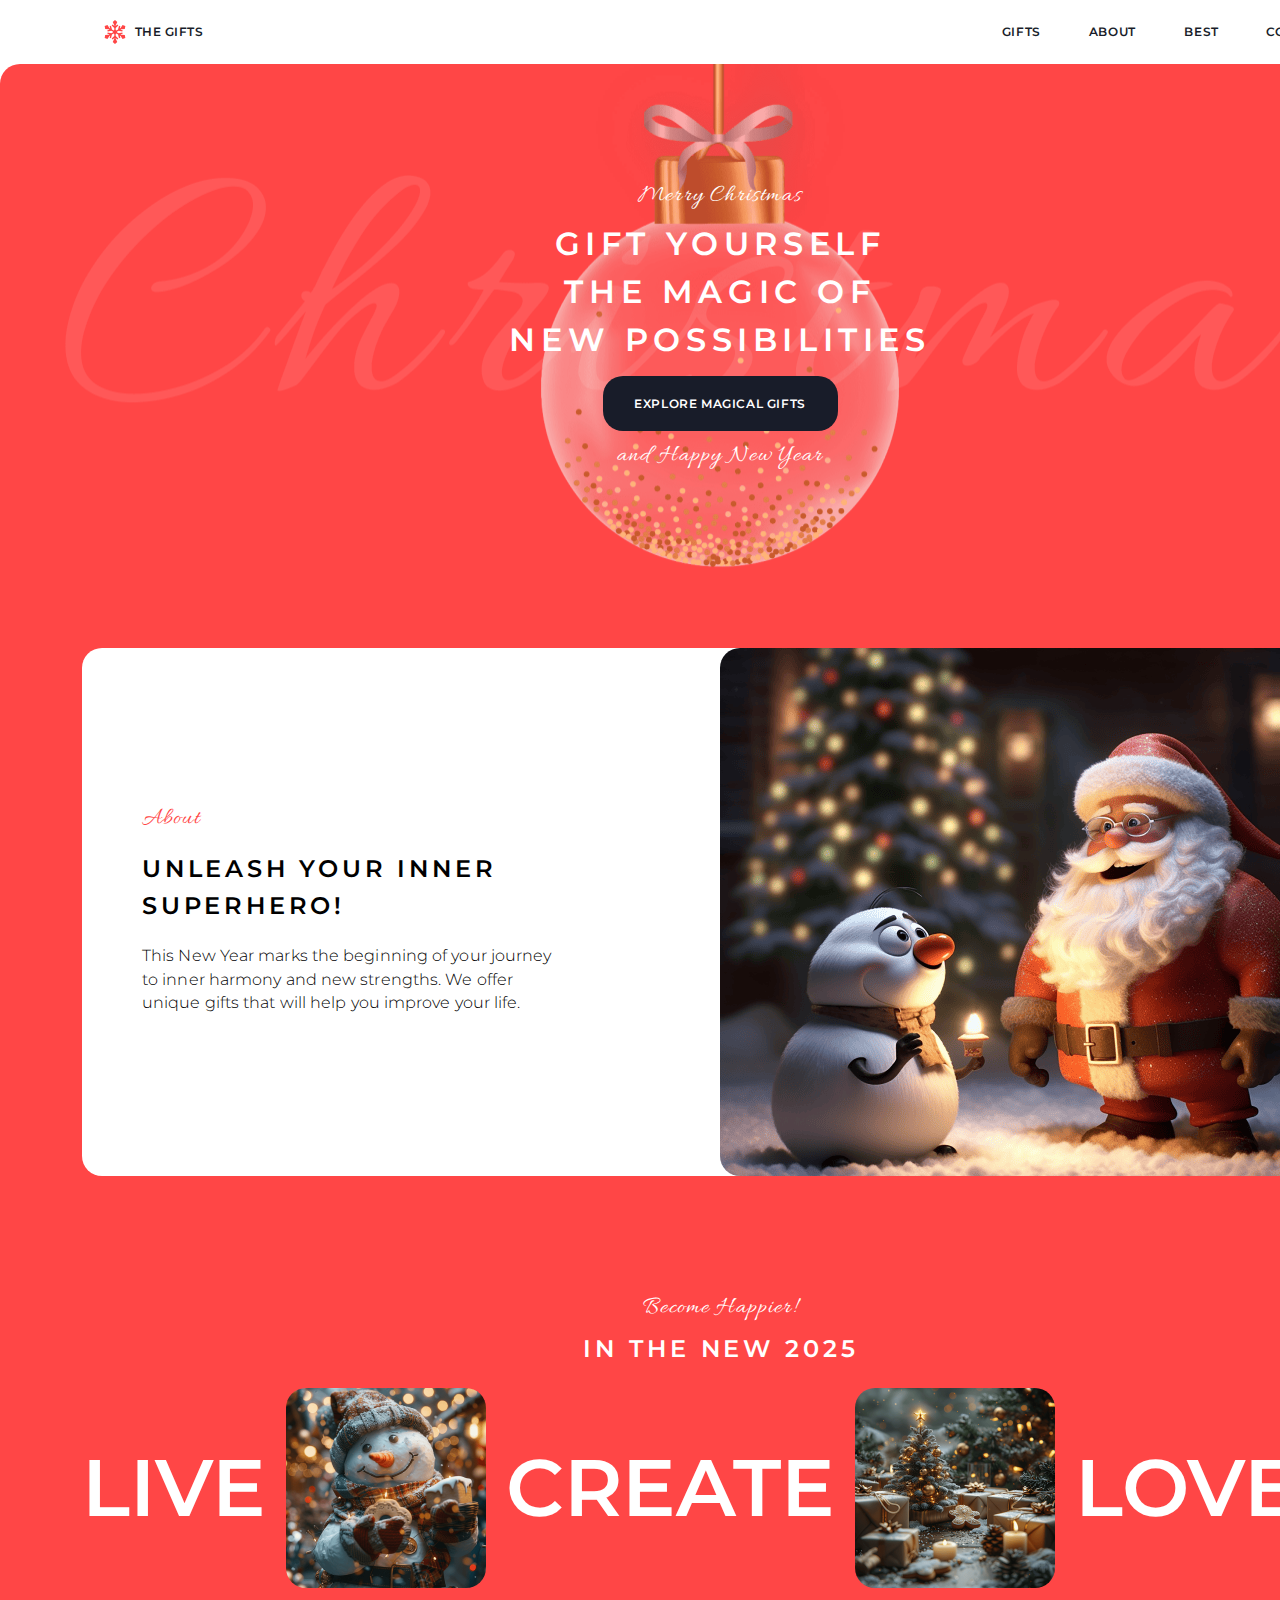
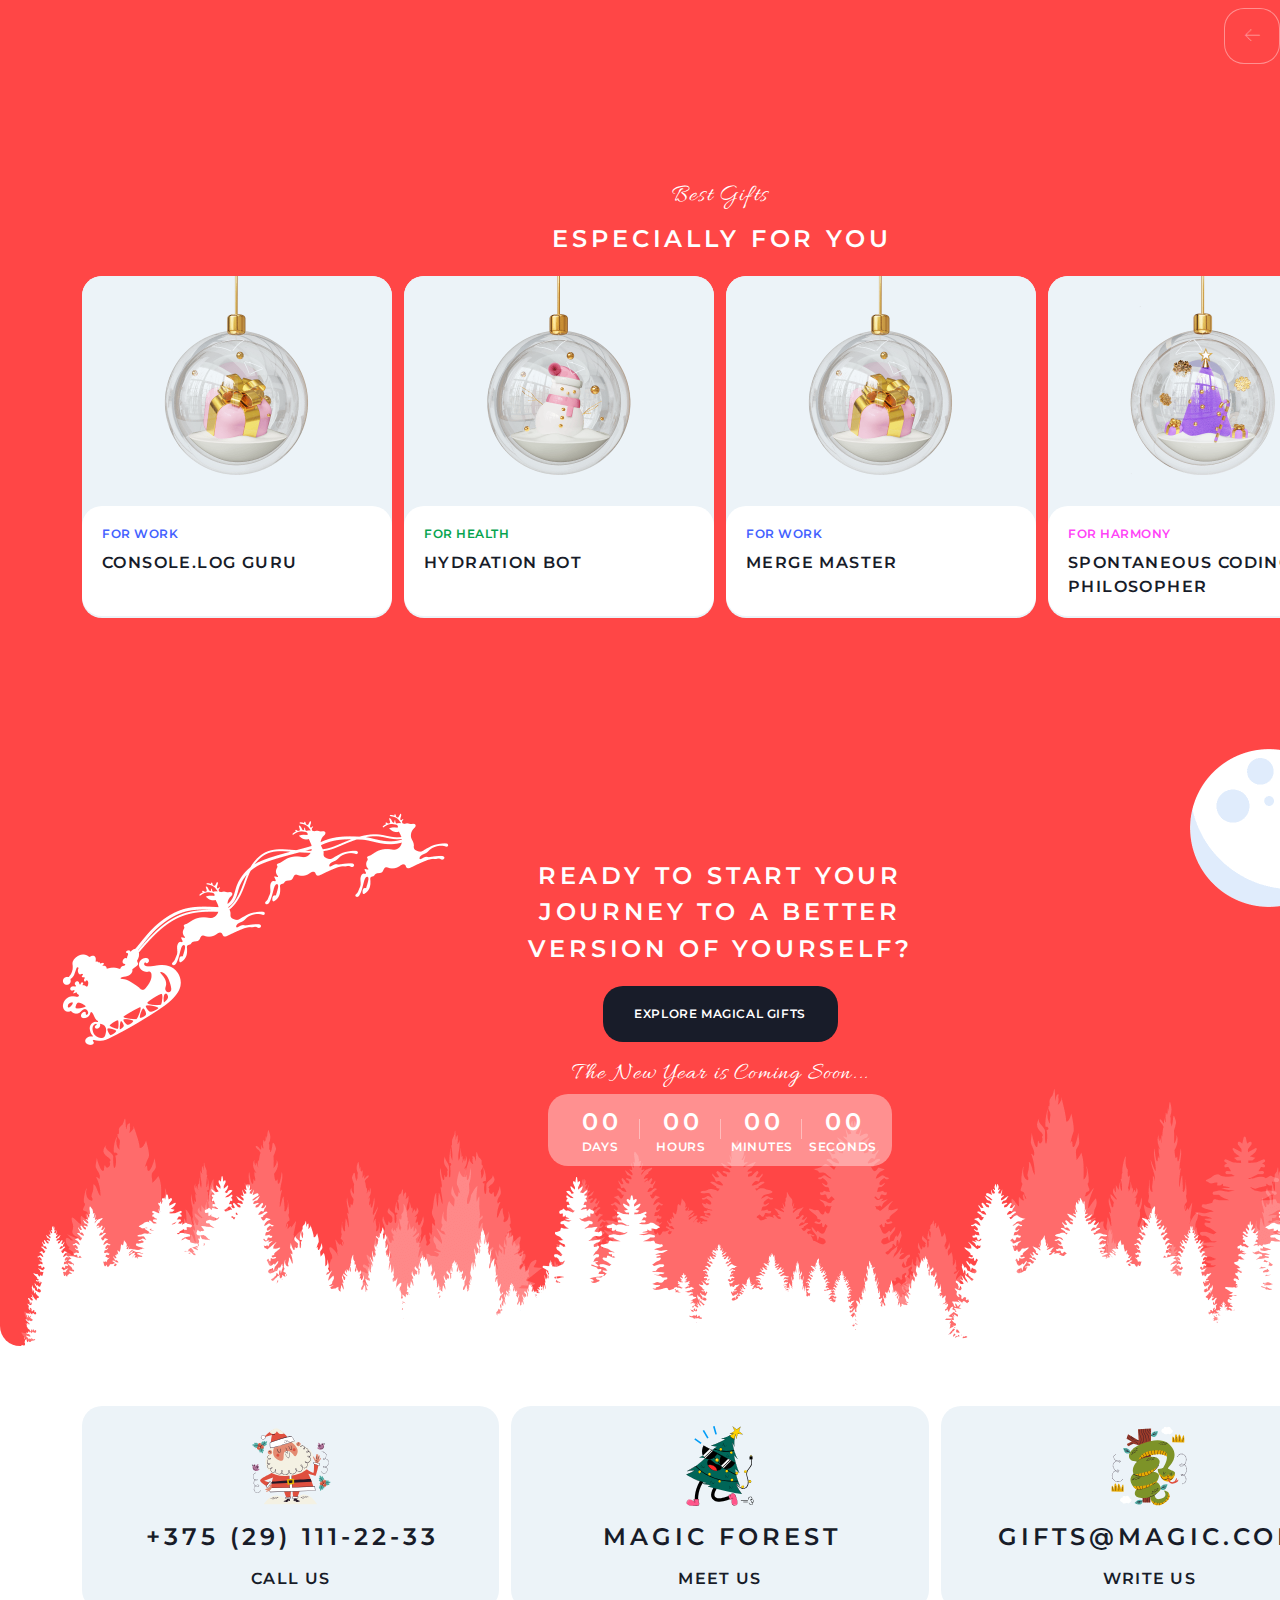
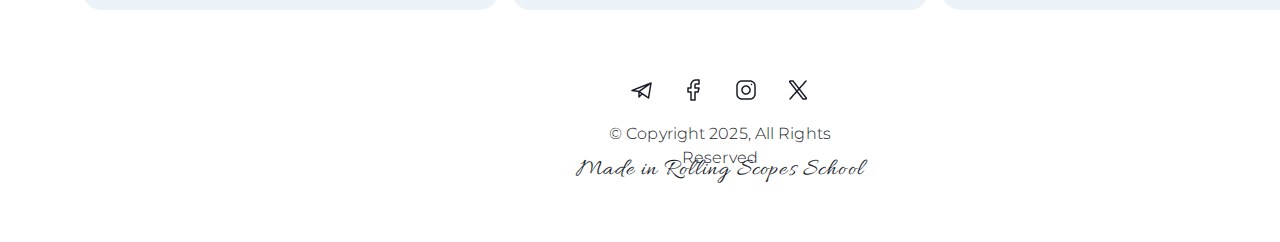
<file: index.html>
<!DOCTYPE html>
<html lang="en">
<head>
    <meta charset="UTF-8">
    <meta name="viewport" content="width=device-width, initial-scale=1.0">
    <title>Christmas Shop</title>
    <link rel="icon" href="images/header/snowflake.svg" type="image/x-ico">
    <link rel="stylesheet" href="style.css">
</head>
<body>
    <header id="headerID" class="header">
        <div class="header__wrapper">
            <div class="header__content">
                <a href="#" style="text-decoration: none; color: #181C29;" class="header__logo">
                <div class="header__logo">
                    <img src="images/header/snowflake.svg" alt="" class="header__logo_image">
                    <small class="header__logo_text">THE GIFTS</small>
                </div> </a>
                <div class="header__hamburger">
                    <span class="header__burger"></span>
                </div>
                <nav id="header_navigation_id" class="header__link header__link_hidden">
                    <a href="index2.html" class="header__link_items">GIFTS</a>
                    <a href="#aboutID" class="header__link_items">ABOUT</a>
                    <a href="#beastID" class="header__link_items">BEST</a>
                    <a href="#footerID" class="header__link_items">CONTACTS</a>
                </nav>
            </div>
        </div>
    </header>   
    <main>
      <section>
        <div class="hero">
            <img src="images/hero/bg-ball.png" alt="" class="hero__ball">
            <div class="hero__container">
                <small class="hero__caption">Merry Christmas</small>
                <p class="hero__header1">Gift yourself <br> the magic of new  possibilities</p>
                <button onclick="document.location='#beastID'" class="hero__button">Explore Magical Gifts</button> <br>
                <small class="hero__caption hero__bottom">and Happy New Year</small>
            </div>
        </div>
    </section>  

      <section>
        <div id="aboutID" class="about">
            <div class="about__content">
                <div class="about__container">
                    <div class="about__container--small-text">
                        <small class="about__caption">About</small>
                        <h2 class="about__header2">Unleash your inner superhero!</h2>
                        <p class="about__paragraph">
                        This New Year marks the beginning of your journey 
                        to inner harmony and new strengths. 
                        We offer unique gifts that will help you improve your life.
                        </p>
                    </div>
                </div>
                <div class="about__img_container">
                    <img src="images/about/santa.png" alt="" class="about__santa_img">
                </div>
            </div>
        </div>
    </section>  

      <section>
        <div class="slider">
            <div class="slider__container">
                <div class="slider__text_content">
                    <small class="slider__caption">Become Happier!</small>
                    <h2 class="slider__header2">in the new 2025</h2>
                </div>
                <div class="slider__main">
                    <h2 class="slider__slide_text">LIVE</h2>
                    <img src="images/slider/snowman.png" alt="" class="slider__img">
                    <h2 class="slider__slide_text">CREATE</h2>
                    <img src="images/slider/christmas-trees.png" alt="" class="slider__img">
                    <h2 class="slider__slide_text">LOVE</h2>
                    <img src="images/slider/christmas-tree-ball.png" alt="" class="slider__img">
                    <h2 class="slider__slide_text">DREAM</h2>
                    <img src="images/slider/fairytale-house.png" alt="" class="slider__img">
                </div>
                <div class="slider__buttons">
                    <button class="slider__arrow-button slider__arrow-left ">&#129120;</button>
                    <button class="slider__arrow-button slider__arrow-right">&#129122;</button>
                </div>
            </div>
        </div>
    </section>  

       <section>
        <div id="beastID" class="gifts">
            <div class="gifts__container">
                <div class="gifts__text-container">
                    <small class="gifts__caption">Best Gifts</small>
                    <h2 class="gifts__header2">especially for you</h2>
                </div>
                <div class="gifts__card_container">
                    <div class="gifts__card" data-js-for-work>
                        <img src="images/gifts/gift-for-work.png" alt="" class="gifts__card_img">
                        <div class="gifts__card_text">
                            <h4 class="gifts__header4 gifts__header4--color1">For work</h4>
                            <h3 class="gifts__header3">Console.log Guru</h3>
                        </div>
                    </div>
                    <div class="gifts__card" data-js-for-health>
                        <img src="images/gifts/gift-for-health.png" alt="" class="gifts__card_img">
                        <div class="gifts__card_text">
                            <h4 class="gifts__header4 gifts__header4--color2">For health</h4>
                            <h3 class="gifts__header3">Hydration Bot</h3>
                        </div>
                    </div>
                    <div class="gifts__card" data-js-for-work2>
                        <img src="images/gifts/gift-for-work.png" alt="" class="gifts__card_img">
                        <div class="gifts__card_text">
                            <h4 class="gifts__header4 gifts__header4--color3">For work</h4>
                            <h3 class="gifts__header3">Merge Master</h3>
                        </div>
                    </div>
                    <div class="gifts__card" data-js-for-harmony>
                        <img src="images/gifts/gift-for-harmony.png" alt="" class="gifts__card_img">
                        <div class="gifts__card_text">
                            <h4 class="gifts__header4 gifts__header4--color4">For harmony</h4>
                            <h3 class="gifts__header3">Spontaneous Coding Philosopher</h3>
                        </div>
                    </div>
                </div>
            </div>
            <div class="gifts__modal gifts__modal1_hidden">
                <div class="gifts__modal_work">
                <div class="gifts__close_modal gifts__close_modal1">&#215;</div>
                <img src="images/gifts/gift-for-work.png" alt="" class="gifts__front_img_modal">
                <div class="gifts__text_wrapper"> 
                <div class="gifts__text_modal">
                    <h4 class="gifts__header4_modal" style="color: #4361FF;">For work</h4>
                    <h3 class="gifts__header3_modal">Console.log Guru</h3>
                    <p class="gifts__paragraph_modal">Uses console.log like a crystal ball to find any issue.</p>
                </div>
                <div class="gifts__information_modal">
                    <h4 class="gifts__subhead4_modal">Adds superpowers to:</h4>
                    <div class="gifts__table_modal">
                        <span class="gifts__table_info">Live <span class="gifts__value">+500</span><img src="images/gifts/+500.png" alt="" class="gifts__snowflakes_img"></span>
                        <span class="gifts__table_info">Create <span class="gifts__value">+500</span> <img src="images/gifts/+500.png" alt="" class="gifts__snowflakes_img"></span>
                        <span class="gifts__table_info">Love<span class="gifts__value">+200</span><img src="images/gifts/+200.png" alt="" class="gifts__snowflakes_img"></span>
                        <span class="gifts__table_info">Dream <span class="gifts__value">+400</span><img src="images/gifts/+400.png" alt="" class="gifts__snowflakes_img"></span>
                    </div>
                </div>
                </div>
            </div>
            </div>
            <div class="gifts__modal gifts__modal2_hidden">
                <div class="gifts__modal_work">
                <div class="gifts__close_modal gifts__close_modal2">&#215;</div>
                <img src="images/gifts/gift-for-health.png" alt="" class="gifts__front_img_modal">
                <div class="gifts__text_wrapper"> 
                <div class="gifts__text_modal">
                    <h4 class="gifts__header4_modal" style="color: #06A44F;">For health</h4>
                    <h3 class="gifts__header3_modal">Hydration Bot</h3>
                    <p class="gifts__paragraph_modal">Uses hydration Bot like a crystal ball to find any issue.</p>
                </div>
                <div class="gifts__information_modal">
                    <h4 class="gifts__subhead4_modal">Adds superpowers to:</h4>
                    <div class="gifts__table_modal">
                        <span class="gifts__table_info">Live <span class="gifts__value">+500</span><img src="images/gifts/+500.png" alt="" class="gifts__snowflakes_img"></span>
                        <span class="gifts__table_info">Create <span class="gifts__value">+500</span> <img src="images/gifts/+500.png" alt="" class="gifts__snowflakes_img"></span>
                        <span class="gifts__table_info">Love<span class="gifts__value">+200</span><img src="images/gifts/+200.png" alt="" class="gifts__snowflakes_img"></span>
                        <span class="gifts__table_info">Dream <span class="gifts__value">+400</span><img src="images/gifts/+400.png" alt="" class="gifts__snowflakes_img"></span>
                    </div>
                </div>
                </div>
            </div>
            </div>
            <div class="gifts__modal gifts__modal3_hidden">
                <div class="gifts__modal_work">
                <div class="gifts__close_modal gifts__close_modal3">&#215;</div>
                <img src="images/gifts/gift-for-work.png" alt="" class="gifts__front_img_modal">
                <div class="gifts__text_wrapper"> 
                <div class="gifts__text_modal">
                    <h4 class="gifts__header4_modal" style="color: #4361FF;">For work</h4>
                    <h3 class="gifts__header3_modal">Merge master</h3>
                    <p class="gifts__paragraph_modal">Uses merge master like a crystal ball to find any issue.</p>
                </div>
                <div class="gifts__information_modal">
                    <h4 class="gifts__subhead4_modal">Adds superpowers to:</h4>
                    <div class="gifts__table_modal">
                        <span class="gifts__table_info">Live <span class="gifts__value">+500</span><img src="images/gifts/+500.png" alt="" class="gifts__snowflakes_img"></span>
                        <span class="gifts__table_info">Create <span class="gifts__value">+500</span> <img src="images/gifts/+500.png" alt="" class="gifts__snowflakes_img"></span>
                        <span class="gifts__table_info">Love<span class="gifts__value">+200</span><img src="images/gifts/+200.png" alt="" class="gifts__snowflakes_img"></span>
                        <span class="gifts__table_info">Dream <span class="gifts__value">+400</span><img src="images/gifts/+400.png" alt="" class="gifts__snowflakes_img"></span>
                    </div>
                </div>
                </div>
            </div>
            </div>
            <div class="gifts__modal gifts__modal4_hidden">
                <div class="gifts__modal_work">
                <div class="gifts__close_modal gifts__close_modal4">&#215;</div>
                <img src="images/gifts/gift-for-harmony.png" alt="" class="gifts__front_img_modal">
                <div class="gifts__text_wrapper"> 
                <div class="gifts__text_modal">
                    <h4 class="gifts__header4_modal" style="color: #FF43f7;">For harmony</h4>
                    <h3 class="gifts__header3_modal">Spontaneous Coding Philosopher</h3>
                    <p class="gifts__paragraph_modal">Uses Spontaneous Coding Philosopher like a crystal ball to find any issue.</p>
                </div>
                <div class="gifts__information_modal">
                    <h4 class="gifts__subhead4_modal">Adds superpowers to:</h4>
                    <div class="gifts__table_modal">
                        <span class="gifts__table_info">Live <span class="gifts__value">+500</span><img src="images/gifts/+500.png" alt="" class="gifts__snowflakes_img"></span>
                        <span class="gifts__table_info">Create <span class="gifts__value">+500</span> <img src="images/gifts/+500.png" alt="" class="gifts__snowflakes_img"></span>
                        <span class="gifts__table_info">Love<span class="gifts__value">+200</span><img src="images/gifts/+200.png" alt="" class="gifts__snowflakes_img"></span>
                        <span class="gifts__table_info">Dream <span class="gifts__value">+400</span><img src="images/gifts/+400.png" alt="" class="gifts__snowflakes_img"></span>
                    </div>
                </div>
                </div>
            </div>
            </div>
        </div>
    </section>   
       <section>
        <div class="cta">
            <img src="images/cta/bg-forest.png" alt="" class="cta__background">
            <div class="cta__container">
                <div class="cta__sub_container">
                    <h2 class="cta__header2">Ready to start your journey to a better version of yourself?</h2>
                    <button onclick="document.location='index2.html'" class="cta__button">Explore Magical Gifts</button>
                    <div class="cta__sub_conteiner2">
                        <small class="cta__caption">The New Year is Coming Soon...</small>
                        <div class="cta__timer">
                            <div class="cta__timer--separator">
                                <h2 class="cta__timer_head timer__days">47</h2>
                                <h4 class="cta__timer_subhead subhead__days">days</h4>
                            </div>
                            <div class="cta__timer--separator">
                                <h2 class="cta__timer_head timer__hours">5</h2>
                                <h4 class="cta__timer_subhead subhead__hours">hours</h4>
                            </div>
                            <div class="cta__timer--separator">
                                <h2 class="cta__timer_head timer__minutes">34</h2>
                                <h4 class="cta__timer_subhead subhead__minutes">minutes</h4>
                            </div>
                            <div class="cta__timer--separator">
                                <h2 class="cta__timer_head timer__seconds">12</h2>
                                <h4 class="cta__timer_subhead subhead__seconds">seconds</h4>
                            </div>
                        </div>
                    </div>
                </div>
            </div>
        </div>
    </section>    
    </main>
      <footer id="footerID">
        <div class="footer">
            <div class="footer__container">
                <div class="footer__container_cards">
                    <a href=»tel:+375(29)111-22-33″>
                        <div class="footer__cards_content">
                        <img src="images/footer/santa-claus.svg" alt="" class="footer__cards_img">
                        <strong class="footer__cards_head">+375 (29) 111-22-33</strong>
                        <h3 class="footer__cards_subhead">Call Us</h3>
                    </div>
                    </a>
                    <a href="https://www.google.com/maps/place/Kh%C3%A1ch+S%E1%BA%A1n+Thu%E1%BA%ADn+Ph%C3%A1t/@9.5986824,105.6579284,11z/data=!4m18!1m7!2m6!1zS2jDoWNoIHPhuqFu!5m3!5m2!4m1!1i2!6e3!3m9!1s0x31a05392b37b969d:0x1ad901ce4261f0d9!5m2!4m1!1i2!8m2!3d9.5986824!4d105.962799!15sCgxLaMOhY2ggc-G6oW6SAQVob3RlbOABAA!16s%2Fg%2F11t27z4_pl?hl=vi-VN&entry=ttu&g_ep=EgoyMDI1MDIxOS4xIKXMDSoASAFQAw%3D%3D" target="_blank">
                        <div class="footer__cards_content">
                        <img src="images/footer/christmas-tree.svg" alt="" class="footer__cards_img">
                        <strong class="footer__cards_head">Magic forest</strong>
                        <h3 class="footer__cards_subhead">meet us</h3>
                    </div>
                    </a>
                    <a href="https://workspace.google.com/intl/ru/gmail/" target="_blank">
                        <div class="footer__cards_content">
                        <img src="images/footer/snake.svg" alt="" class="footer__cards_img">
                        <strong class="footer__cards_head">gifts@magic.com</strong>
                        <h3 class="footer__cards_subhead">write us</h3>
                    </div>
                    </a>
                </div>
                <div class="footer__container_contacts">
                    <div class="footer__container_contacts_social_media">
                        <div class="footer__container_contacts_social_media_box">
                            <img src="images/footer/telegram.png" alt="" class="footer__container_contacts_social_media_box_img">
                        </div>
                        <div class="footer__container_contacts_social_media_box">
                            <img src="images/footer/facebook.png" alt="" class="footer__container_contacts_social_media_box_img">
                        </div>
                        <div class="footer__container_contacts_social_media_box">
                            <img src="images/footer/instagram.png" alt="" class="footer__container_contacts_social_media_box_img">
                        </div>
                        <div class="footer__container_contacts_social_media_box">
                            <img src="images/footer/X.png" alt="" class="footer__container_contacts_social_media_box_img">
                        </div>
                    </div>
                    <p class="footer__container_contacts_paragraph">© Copyright 2025, All Rights Reserved</p>
                    <small class="footer__container_contacts_caption">Made in Rolling Scopes School</small>
                </div>
            </div>
        </div>
    </footer>
    <script src="scripts/hamburger.js"></script> 
    <script src="scripts/slider.js"></script>
    <script src="scripts/modalPage1.js"></script>    
    <script src="scripts/timer.js"></script>
</body>
</file>
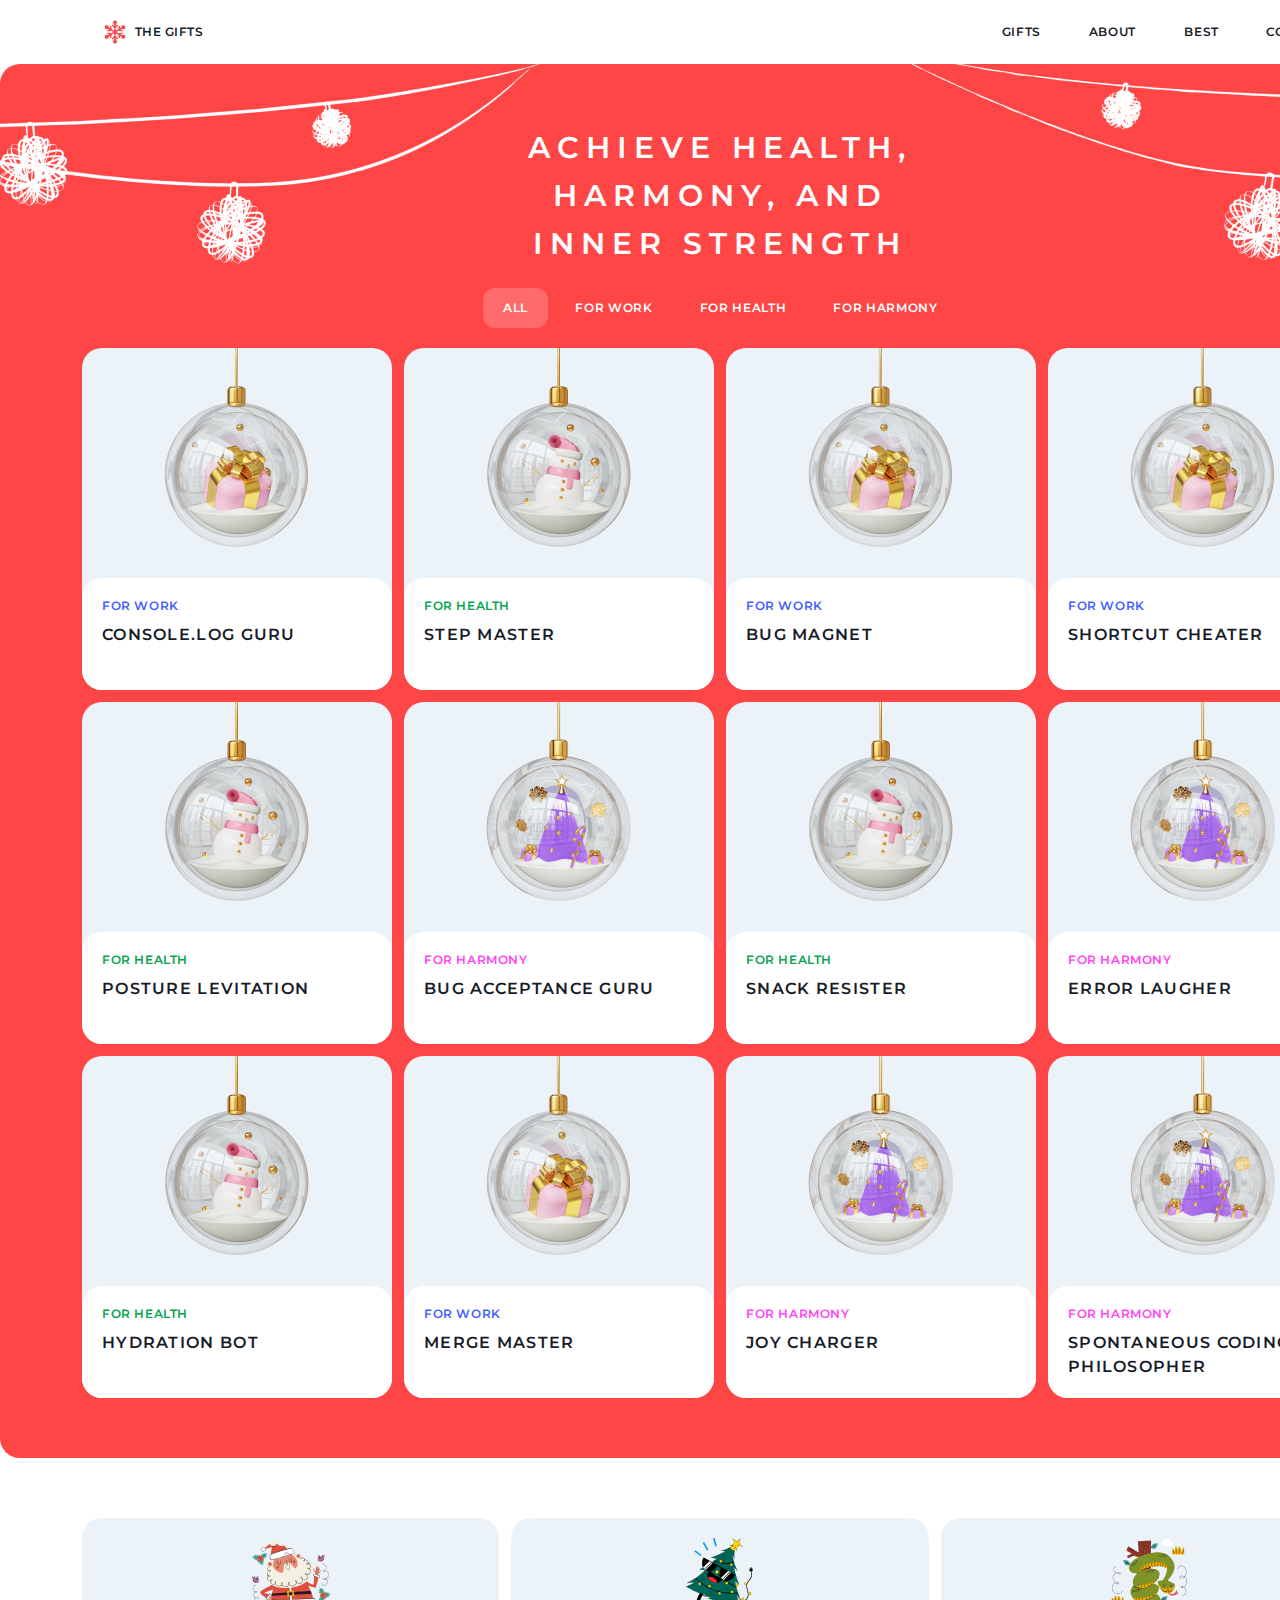
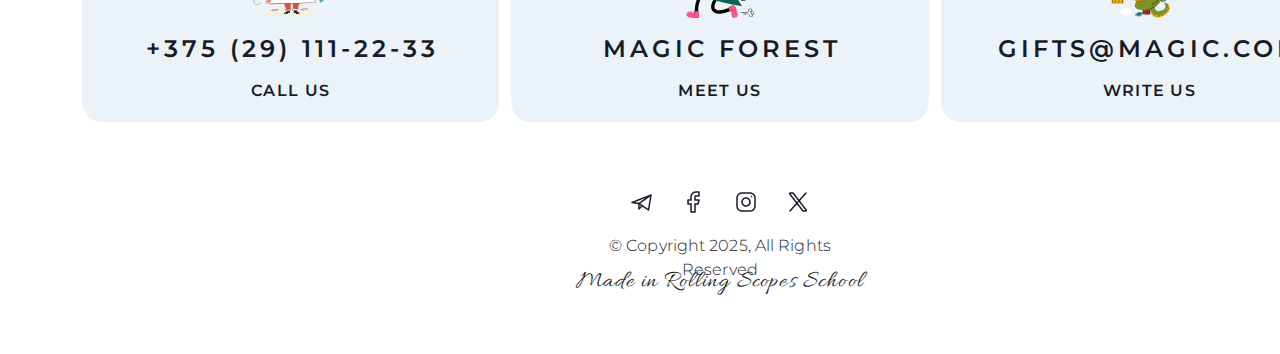
<file: index2.html>
<!DOCTYPE html>
<html lang="en">
<head>
    <meta charset="UTF-8">
    <meta name="viewport" content="width=device-width, initial-scale=1.0">
    <title>Christmas Shop</title>
    <link rel="icon" href="images/header/snowflake.svg" type="image/x-ico">
    <link rel="stylesheet" href="style2.css">
</head>
<body>
     <header id="headerID" class="header">
        <div class="header__wrapper">
            <div class="header__content">
                <a href="index.html" style="text-decoration: none; color: #181C29;" class="header__logo">
                <div class="header__logo">
                    <img src="images/header/snowflake.svg" alt="" class="header__logo_image">
                    <small class="header__logo_text">THE GIFTS</small>
                </div> </a>
                <div class="header__hamburger">
                    <span class="header__burger"></span>
                </div>
                <nav id="header_navigation_id" class="header__link header__link_hidden">
                    <a href="index2.html" class="header__link_items">GIFTS</a>
                    <a href="index.html#aboutID" class="header__link_items">ABOUT</a>
                    <a href="index.html#beastID" class="header__link_items">BEST</a>
                    <a href="#footerID" class="header__link_items">CONTACTS</a>
                </nav>
            </div>
        </div>
    </header>
    <section>
        <div class="gifts">
            <img src="images/gifts2/bg-garland.png" alt="" class="gifts__background">
            <div class="gifts__container">
                <div class="gifts__container_header">
                    <h1 class="gifts__container_header_content">
                        Achieve health, harmony, and inner strength
                    </h1>
                </div>
                <div class="gifts__container_tabs">
                    <div class="gifts__container_tabs_tab" data-js-all-cards>
                        <small class="gifts__container_tabs_tab_childe">All</small>
                    </div>
                    <div class="gifts__container_tabs_tab" data-js-for-work>
                        <small class="gifts__container_tabs_tab_childe">for work</small>
                    </div>
                    <div class="gifts__container_tabs_tab" data-js-for-health>
                        <small class="gifts__container_tabs_tab_childe">for health</small>
                    </div>
                    <div class="gifts__container_tabs_tab" data-js-for-harmony>
                        <small class="gifts__container_tabs_tab_childe">for harmony</small>
                    </div>
                </div>
                <div class="gifts__container_cards_container" data-js-cards-container>
                    <div class="gifts__container_cards_container_card" data-js-card-1>
                        <div class="gifts__container_cards_container_card_img_wrapper">
                            <img src="images/gifts/gift-for-work.png" alt="" class="gifts__container_cards_container_card_img_wrapper_img">
                        </div>
                        <div class="gifts__container_cards_container_card_text">
                            <h4 class="gifts__container_cards_container_card_text_header4 gifts__card_header4--color1">For work</h4>
                            <h3 class="gifts__container_cards_container_card_text_header3">Console.log Guru</h3>
                        </div>
                    </div>
                    <div class="gifts__container_cards_container_card" data-js-card-2>
                        <div class="gifts__container_cards_container_card_img_wrapper">
                            <img src="images/gifts/gift-for-health.png" alt="" class="gifts__container_cards_container_card_img_wrapper_img">
                        </div>
                        <div class="gifts__container_cards_container_card_text">
                            <h4 class="gifts__container_cards_container_card_text_header4 gifts__card_header4--color2">For health</h4>
                            <h3 class="gifts__container_cards_container_card_text_header3">Step Master</h3>
                        </div>
                    </div>
                    <div class="gifts__container_cards_container_card" data-js-card-3>
                        <div class="gifts__container_cards_container_card_img_wrapper">
                            <img src="images/gifts/gift-for-work.png" alt="" class="gifts__container_cards_container_card_img_wrapper_img">
                        </div>
                        <div class="gifts__container_cards_container_card_text">
                            <h4 class="gifts__container_cards_container_card_text_header4 gifts__card_header4--color3">For work</h4>
                            <h3 class="gifts__container_cards_container_card_text_header3" data-js-subhead-cards>Bug Magnet</h3>
                        </div>
                    </div>
                    <div class="gifts__container_cards_container_card" data-js-card-4>
                        <div class="gifts__container_cards_container_card_img_wrapper">
                            <img src="images/gifts/gift-for-work.png" alt="" class="gifts__container_cards_container_card_img_wrapper_img">
                        </div>
                        <div class="gifts__container_cards_container_card_text">
                            <h4 class="gifts__container_cards_container_card_text_header4 gifts__card_header4--color4">For work</h4>
                            <h3 class="gifts__container_cards_container_card_text_header3">Shortcut Cheater</h3>
                        </div>
                    </div>
                    <div class="gifts__container_cards_container_card" data-js-card-5>
                        <div class="gifts__container_cards_container_card_img_wrapper">
                            <img src="images/gifts/gift-for-health.png" alt="" class="gifts__container_cards_container_card_img_wrapper_img">
                        </div>
                        <div class="gifts__container_cards_container_card_text">
                            <h4 class="gifts__container_cards_container_card_text_header4 gifts__card_header4--color5">For health</h4>
                            <h3 class="gifts__container_cards_container_card_text_header3">Posture Levitation</h3>
                        </div>
                    </div>
                    <div class="gifts__container_cards_container_card" data-js-card-6>
                        <div class="gifts__container_cards_container_card_img_wrapper">
                            <img src="images/gifts/gift-for-harmony.png" alt="" class="gifts__container_cards_container_card_img_wrapper_img">
                        </div>
                        <div class="gifts__container_cards_container_card_text">
                            <h4 class="gifts__container_cards_container_card_text_header4 gifts__card_header4--color6">For harmony</h4>
                            <h3 class="gifts__container_cards_container_card_text_header3">Bug Acceptance Guru</h3>
                        </div>
                    </div>
                    <div class="gifts__container_cards_container_card" data-js-card-7>
                        <div class="gifts__container_cards_container_card_img_wrapper">
                            <img src="images/gifts/gift-for-health.png" alt="" class="gifts__container_cards_container_card_img_wrapper_img">
                        </div>
                        <div class="gifts__container_cards_container_card_text">
                            <h4 class="gifts__container_cards_container_card_text_header4 gifts__card_header4--color7">For health</h4>
                            <h3 class="gifts__container_cards_container_card_text_header3">Snack Resister</h3>
                        </div>
                    </div>
                    <div class="gifts__container_cards_container_card" data-js-card-8>
                        <div class="gifts__container_cards_container_card_img_wrapper">
                            <img src="images/gifts/gift-for-harmony.png" alt="" class="gifts__container_cards_container_card_img_wrapper_img">
                        </div>
                        <div class="gifts__container_cards_container_card_text">
                            <h4 class="gifts__container_cards_container_card_text_header4 gifts__card_header4--color8">For harmony</h4>
                            <h3 class="gifts__container_cards_container_card_text_header3">Error Laugher</h3>
                        </div>
                    </div>
                    <div class="gifts__container_cards_container_card" data-js-card-9>
                        <div class="gifts__container_cards_container_card_img_wrapper">
                            <img src="images/gifts/gift-for-health.png" alt="" class="gifts__container_cards_container_card_img_wrapper_img">
                        </div>
                        <div class="gifts__container_cards_container_card_text">
                            <h4 class="gifts__container_cards_container_card_text_header4 gifts__card_header4--color9">For health</h4>
                            <h3 class="gifts__container_cards_container_card_text_header3">Hydration Bot</h3>
                        </div>
                    </div>
                    <div class="gifts__container_cards_container_card" data-js-card-10>
                        <div class="gifts__container_cards_container_card_img_wrapper">
                            <img src="images/gifts/gift-for-work.png" alt="" class="gifts__container_cards_container_card_img_wrapper_img">
                        </div>
                        <div class="gifts__container_cards_container_card_text">
                            <h4 class="gifts__container_cards_container_card_text_header4 gifts__card_header4--color10">For work</h4>
                            <h3 class="gifts__container_cards_container_card_text_header3">Merge Master</h3>
                        </div>
                    </div>
                    <div class="gifts__container_cards_container_card" data-js-card-11>
                        <div class="gifts__container_cards_container_card_img_wrapper">
                            <img src="images/gifts/gift-for-harmony.png" alt="" class="gifts__container_cards_container_card_img_wrapper_img">
                        </div>
                        <div class="gifts__container_cards_container_card_text">
                            <h4 class="gifts__container_cards_container_card_text_header4 gifts__card_header4--color11">For harmony</h4>
                            <h3 class="gifts__container_cards_container_card_text_header3">Joy Charger</h3>
                        </div>
                    </div>
                    <div class="gifts__container_cards_container_card" data-js-card-12>
                        <div class="gifts__container_cards_container_card_img_wrapper">
                            <img src="images/gifts/gift-for-harmony.png" alt="" class="gifts__container_cards_container_card_img_wrapper_img">
                        </div>
                        <div class="gifts__container_cards_container_card_text">
                            <h4 class="gifts__container_cards_container_card_text_header4 gifts__card_header4--color12">For harmony</h4>
                            <h3 class="gifts__container_cards_container_card_text_header3">Spontaneous Coding Philosopher</h3>
                        </div>
                    </div>
                </div>
            </div>
            <button class="gifts__scroll_up_button" onclick="onTopFunction()" data-js-button-up>&#129121;</button>
        </div>
    </section>
    <footer id="footerID">
        <div class="footer">
            <div class="footer__container">
                <div class="footer__container_cards">
                    <a href=»tel:+375(29)111-22-33″>
                        <div class="footer__cards_content">
                        <img src="images/footer/santa-claus.svg" alt="" class="footer__cards_img">
                        <strong class="footer__cards_head">+375 (29) 111-22-33</strong>
                        <h3 class="footer__cards_subhead">Call Us</h3>
                    </div>
                    </a>
                    <a href="https://www.google.com/maps/place/Kh%C3%A1ch+S%E1%BA%A1n+Thu%E1%BA%ADn+Ph%C3%A1t/@9.5986824,105.6579284,11z/data=!4m18!1m7!2m6!1zS2jDoWNoIHPhuqFu!5m3!5m2!4m1!1i2!6e3!3m9!1s0x31a05392b37b969d:0x1ad901ce4261f0d9!5m2!4m1!1i2!8m2!3d9.5986824!4d105.962799!15sCgxLaMOhY2ggc-G6oW6SAQVob3RlbOABAA!16s%2Fg%2F11t27z4_pl?hl=vi-VN&entry=ttu&g_ep=EgoyMDI1MDIxOS4xIKXMDSoASAFQAw%3D%3D" target="_blank">
                        <div class="footer__cards_content">
                        <img src="images/footer/christmas-tree.svg" alt="" class="footer__cards_img">
                        <strong class="footer__cards_head">Magic forest</strong>
                        <h3 class="footer__cards_subhead">meet us</h3>
                    </div>
                    </a>
                    <a href="https://workspace.google.com/intl/ru/gmail/" target="_blank">
                        <div class="footer__cards_content">
                        <img src="images/footer/snake.svg" alt="" class="footer__cards_img">
                        <strong class="footer__cards_head">gifts@magic.com</strong>
                        <h3 class="footer__cards_subhead">write us</h3>
                    </div>
                    </a>
                </div>
                <div class="footer__container_contacts">
                    <div class="footer__container_contacts_social_media">
                        <div class="footer__container_contacts_social_media_box">
                            <img src="images/footer/telegram.png" alt="" class="footer__container_contacts_social_media_box_img">
                        </div>
                        <div class="footer__container_contacts_social_media_box">
                            <img src="images/footer/facebook.png" alt="" class="footer__container_contacts_social_media_box_img">
                        </div>
                        <div class="footer__container_contacts_social_media_box">
                            <img src="images/footer/instagram.png" alt="" class="footer__container_contacts_social_media_box_img">
                        </div>
                        <div class="footer__container_contacts_social_media_box">
                            <img src="images/footer/X.png" alt="" class="footer__container_contacts_social_media_box_img">
                        </div>
                    </div>
                    <p class="footer__container_contacts_paragraph">© Copyright 2025, All Rights Reserved</p>
                    <small class="footer__container_contacts_caption">Made in Rolling Scopes School</small>
                </div>
            </div>
        </div>
    </footer>
    <script src="scripts/hamburger.js" ></script> 
    <script async src="scripts/cards.js" type="module"></script>
    <script src="scripts/buttonUp.js" ></script>
</body>
</file>
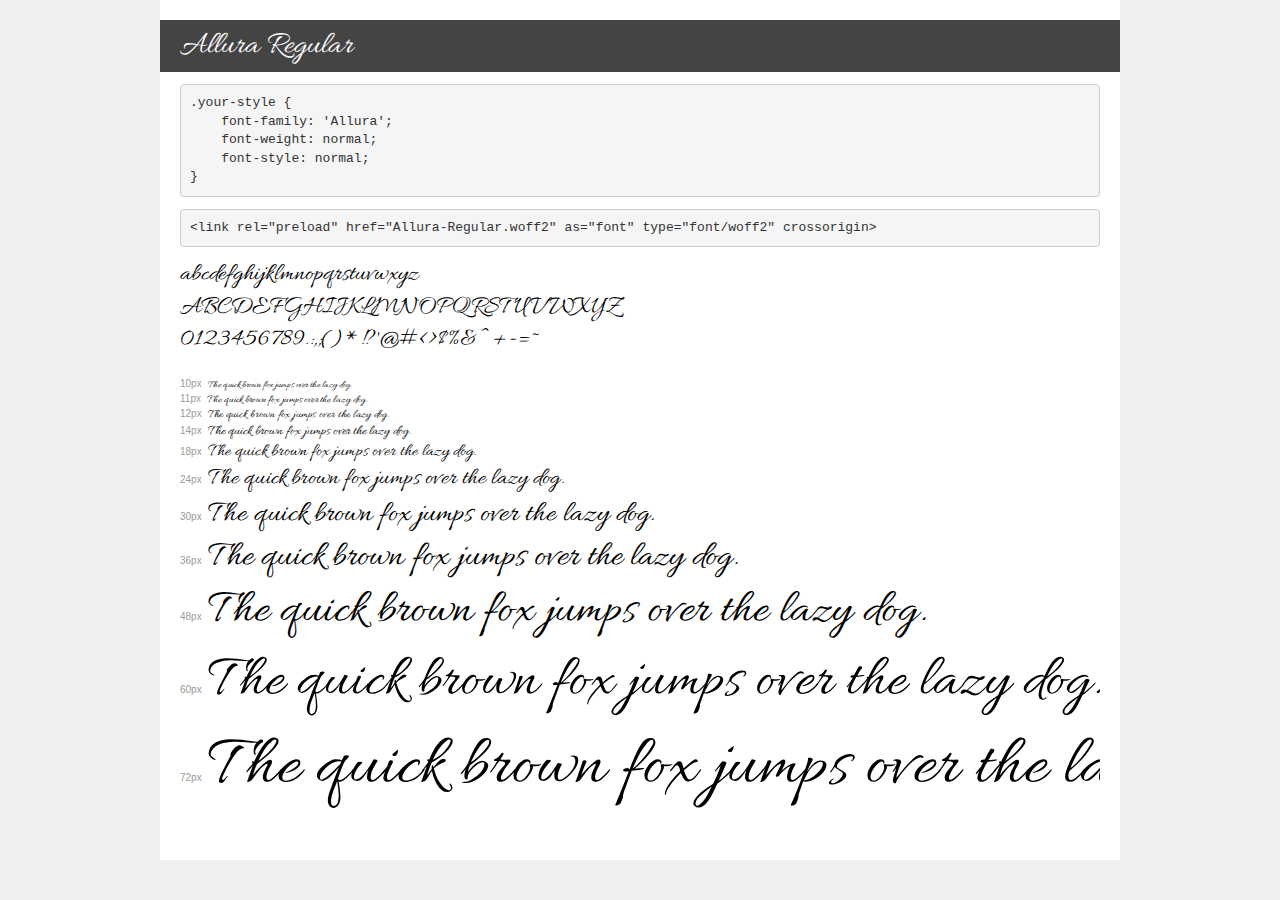
<file: fonts/allura/demo.html>
<!DOCTYPE html>
<html lang="en">
<head>
    <meta charset="utf-8">
    <meta http-equiv="X-UA-Compatible" content="IE=edge">
    <meta name="viewport" content="width=device-width, initial-scale=1">
    <meta name="robots" content="noindex, noarchive">
    <meta name="format-detection" content="telephone=no">
    <title>Transfonter demo</title>
    <link href="stylesheet.css" rel="stylesheet">
    <style>
        /*
        http://meyerweb.com/eric/tools/css/reset/
        v2.0 | 20110126
        License: none (public domain)
        */
        html, body, div, span, applet, object, iframe,
        h1, h2, h3, h4, h5, h6, p, blockquote, pre,
        a, abbr, acronym, address, big, cite, code,
        del, dfn, em, img, ins, kbd, q, s, samp,
        small, strike, strong, sub, sup, tt, var,
        b, u, i, center,
        dl, dt, dd, ol, ul, li,
        fieldset, form, label, legend,
        table, caption, tbody, tfoot, thead, tr, th, td,
        article, aside, canvas, details, embed,
        figure, figcaption, footer, header, hgroup,
        menu, nav, output, ruby, section, summary,
        time, mark, audio, video {
            margin: 0;
            padding: 0;
            border: 0;
            font-size: 100%;
            font: inherit;
            vertical-align: baseline;
        }
        /* HTML5 display-role reset for older browsers */
        article, aside, details, figcaption, figure,
        footer, header, hgroup, menu, nav, section {
            display: block;
        }
        body {
            line-height: 1;
        }
        ol, ul {
            list-style: none;
        }
        blockquote, q {
            quotes: none;
        }
        blockquote:before, blockquote:after,
        q:before, q:after {
            content: '';
            content: none;
        }
        table {
            border-collapse: collapse;
            border-spacing: 0;
        }
        /* demo styles */
        body {
            background: #f0f0f0;
            color: #000;
        }
        .page {
            background: #fff;
            width: 920px;
            margin: 0 auto;
            padding: 20px 20px 0 20px;
            overflow: hidden;
        }
        .font-container {
            overflow-x: auto;
            overflow-y: hidden;
            margin-bottom: 40px;
            line-height: 1.3;
            white-space: nowrap;
            padding-bottom: 5px;
        }
        h1 {
            position: relative;
            background: #444;
            font-size: 32px;
            color: #fff;
            padding: 10px 20px;
            margin: 0 -20px 12px -20px;
        }
        .letters {
            font-size: 25px;
            margin-bottom: 20px;
        }
        .s10:before {
            content: '10px';
        }
        .s11:before {
            content: '11px';
        }
        .s12:before {
            content: '12px';
        }
        .s14:before {
            content: '14px';
        }
        .s18:before {
            content: '18px';
        }
        .s24:before {
            content: '24px';
        }
        .s30:before {
            content: '30px';
        }
        .s36:before {
            content: '36px';
        }
        .s48:before {
            content: '48px';
        }
        .s60:before {
            content: '60px';
        }
        .s72:before {
            content: '72px';
        }
        .s10:before, .s11:before, .s12:before, .s14:before,
        .s18:before, .s24:before, .s30:before, .s36:before,
        .s48:before, .s60:before, .s72:before {
            font-family: Arial, sans-serif;
            font-size: 10px;
            font-weight: normal;
            font-style: normal;
            color: #999;
            padding-right: 6px;
        }
        pre {
            display: block;
            padding: 9px;
            margin: 0 0 12px;
            font-family: Monaco, Menlo, Consolas, "Courier New", monospace;
            font-size: 13px;
            line-height: 1.428571429;
            color: #333;
            font-weight: normal;
            font-style: normal;
            background-color: #f5f5f5;
            border: 1px solid #ccc;
            overflow-x: auto;
            border-radius: 4px;
        }
        /* responsive */
        @media (max-width: 959px) {
            .page {
                width: auto;
                margin: 0;
            }
        }
    </style>
</head>
<body>
<div class="page">
    <div class="demo">
        <h1 style="font-family: 'Allura'; font-weight: normal; font-style: normal;">Allura Regular</h1>
        <pre title="Usage">.your-style {
    font-family: 'Allura';
    font-weight: normal;
    font-style: normal;
}</pre>
        <pre title="Preload (optional)">
&lt;link rel=&quot;preload&quot; href=&quot;Allura-Regular.woff2&quot; as=&quot;font&quot; type=&quot;font/woff2&quot; crossorigin&gt;</pre>
        <div class="font-container" style="font-family: 'Allura'; font-weight: normal; font-style: normal;">
            <p class="letters">
                abcdefghijklmnopqrstuvwxyz<br>
ABCDEFGHIJKLMNOPQRSTUVWXYZ<br>
                0123456789.:,;()*!?'@#&lt;&gt;$%&^+-=~
            </p>
            <p class="s10" style="font-size: 10px;">The quick brown fox jumps over the lazy dog.</p>
            <p class="s11" style="font-size: 11px;">The quick brown fox jumps over the lazy dog.</p>
            <p class="s12" style="font-size: 12px;">The quick brown fox jumps over the lazy dog.</p>
            <p class="s14" style="font-size: 14px;">The quick brown fox jumps over the lazy dog.</p>
            <p class="s18" style="font-size: 18px;">The quick brown fox jumps over the lazy dog.</p>
            <p class="s24" style="font-size: 24px;">The quick brown fox jumps over the lazy dog.</p>
            <p class="s30" style="font-size: 30px;">The quick brown fox jumps over the lazy dog.</p>
            <p class="s36" style="font-size: 36px;">The quick brown fox jumps over the lazy dog.</p>
            <p class="s48" style="font-size: 48px;">The quick brown fox jumps over the lazy dog.</p>
            <p class="s60" style="font-size: 60px;">The quick brown fox jumps over the lazy dog.</p>
            <p class="s72" style="font-size: 72px;">The quick brown fox jumps over the lazy dog.</p>
        </div>
    </div>

</div>
</body>
</html>
</file>
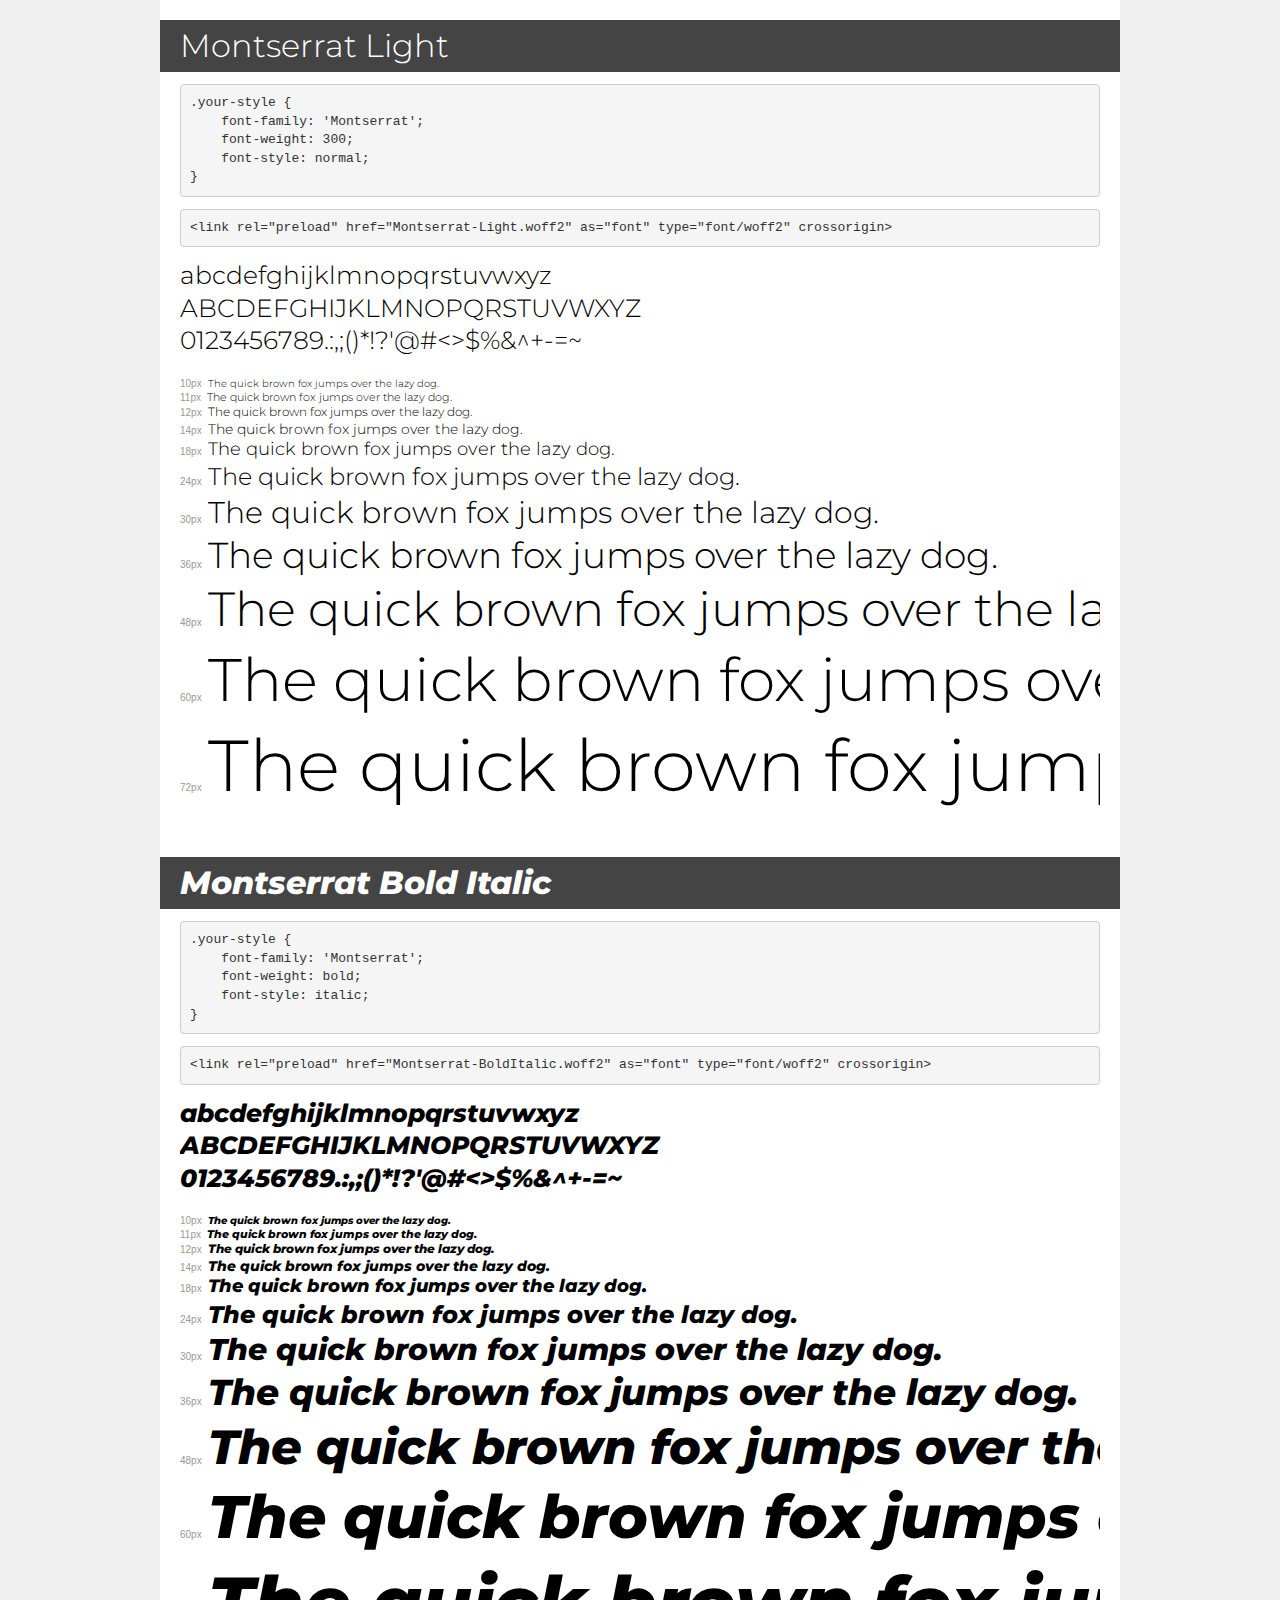
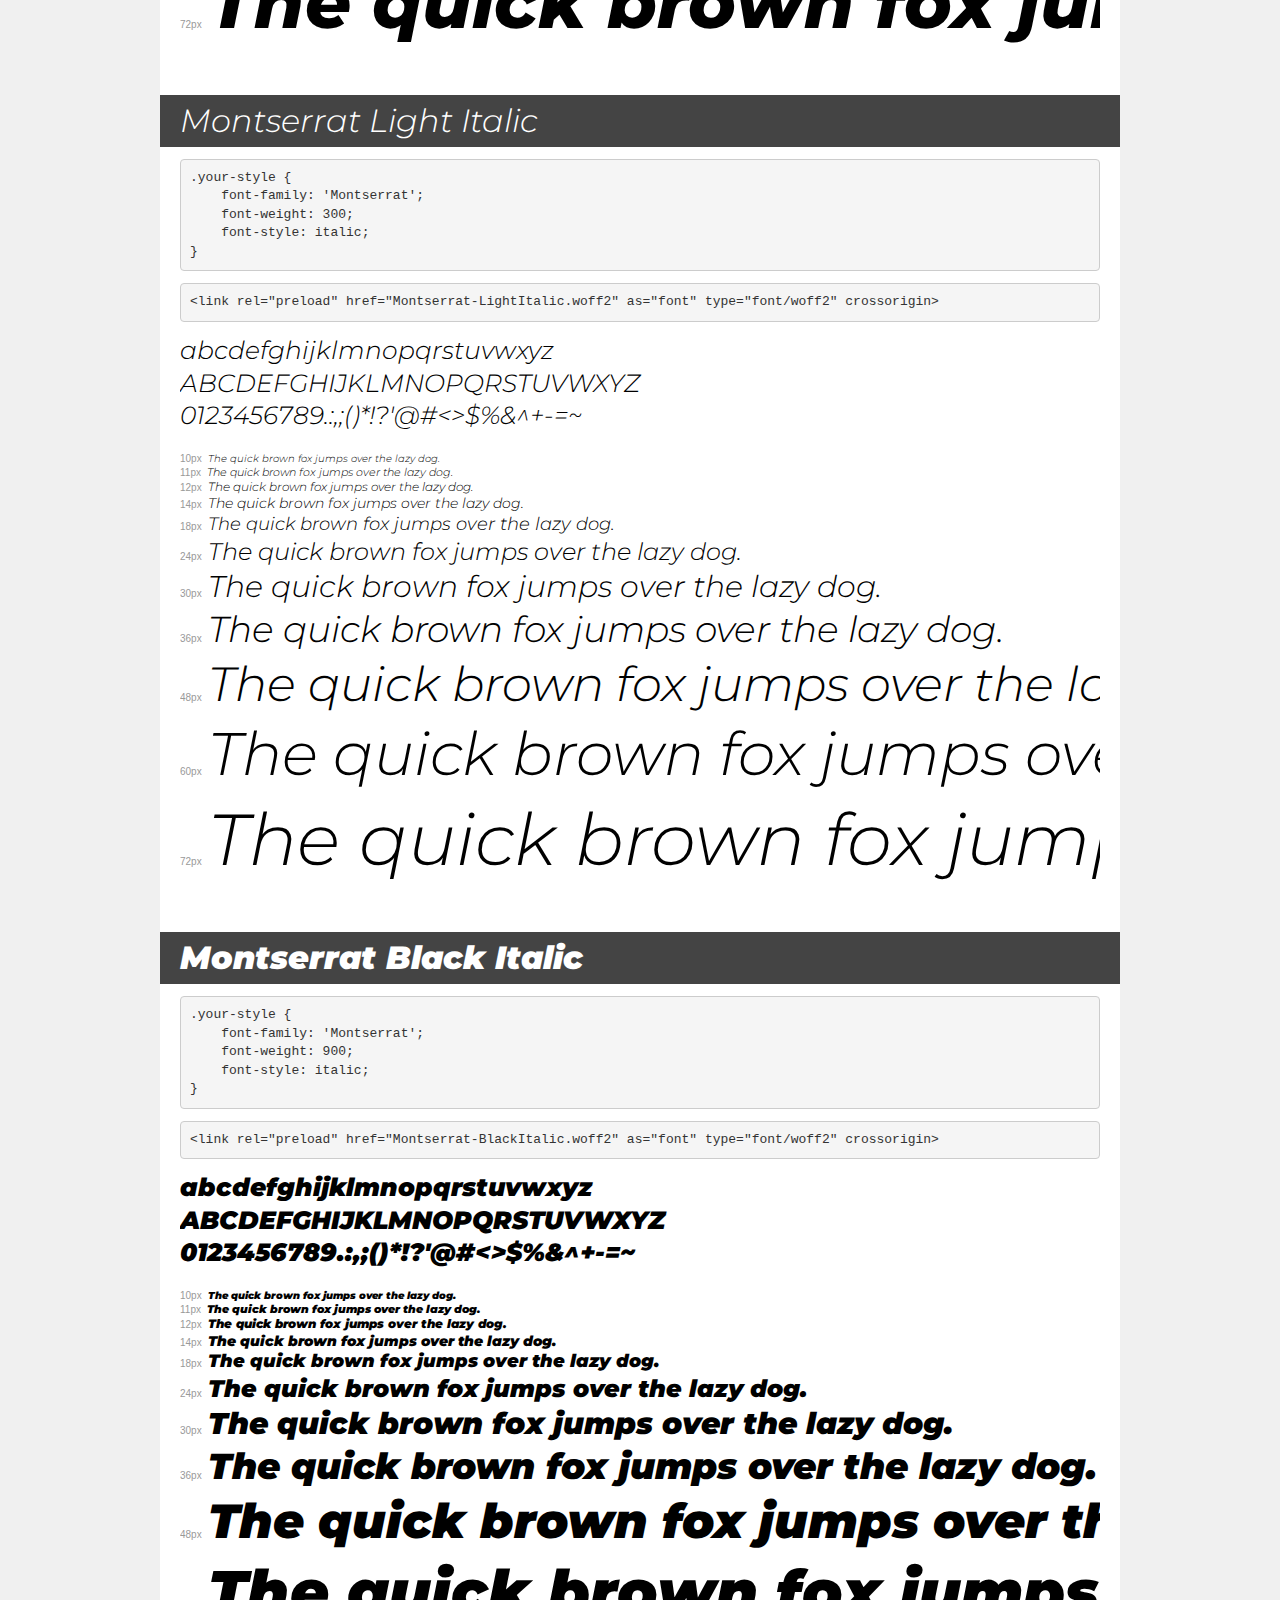
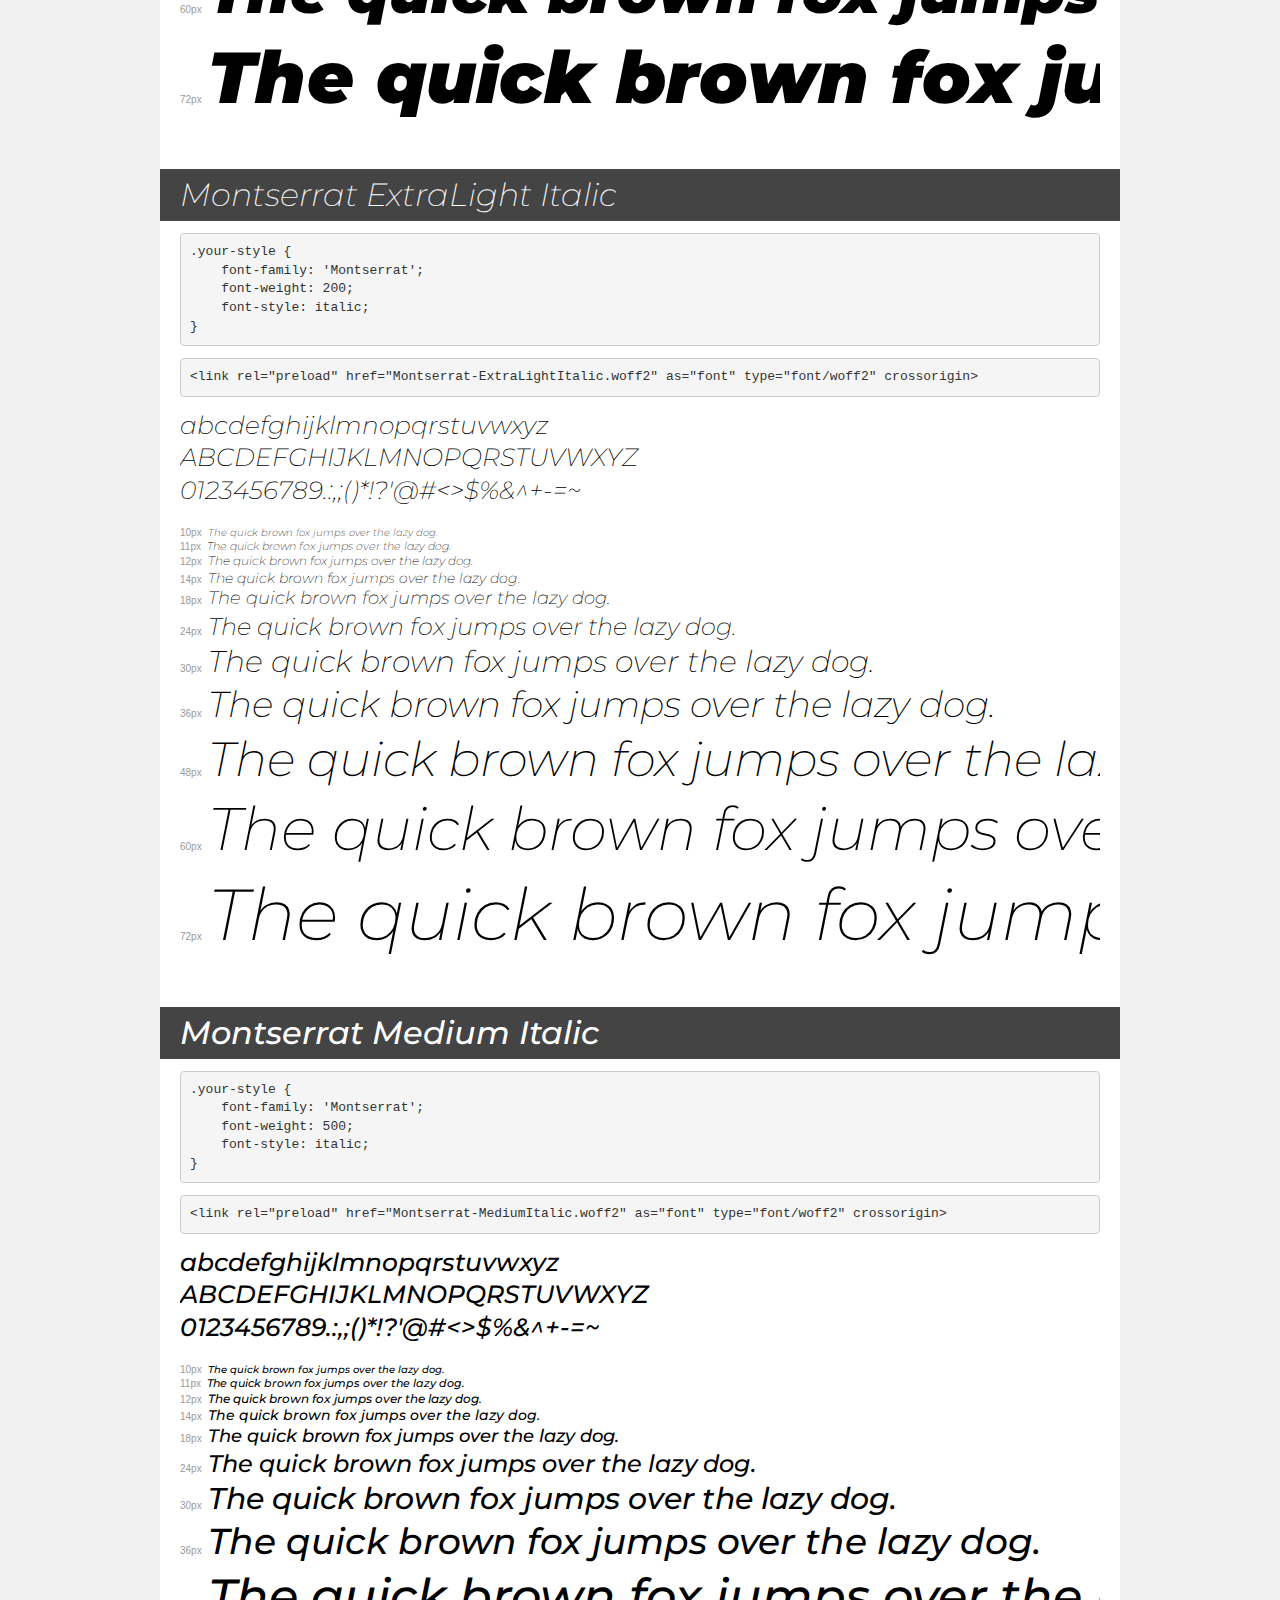
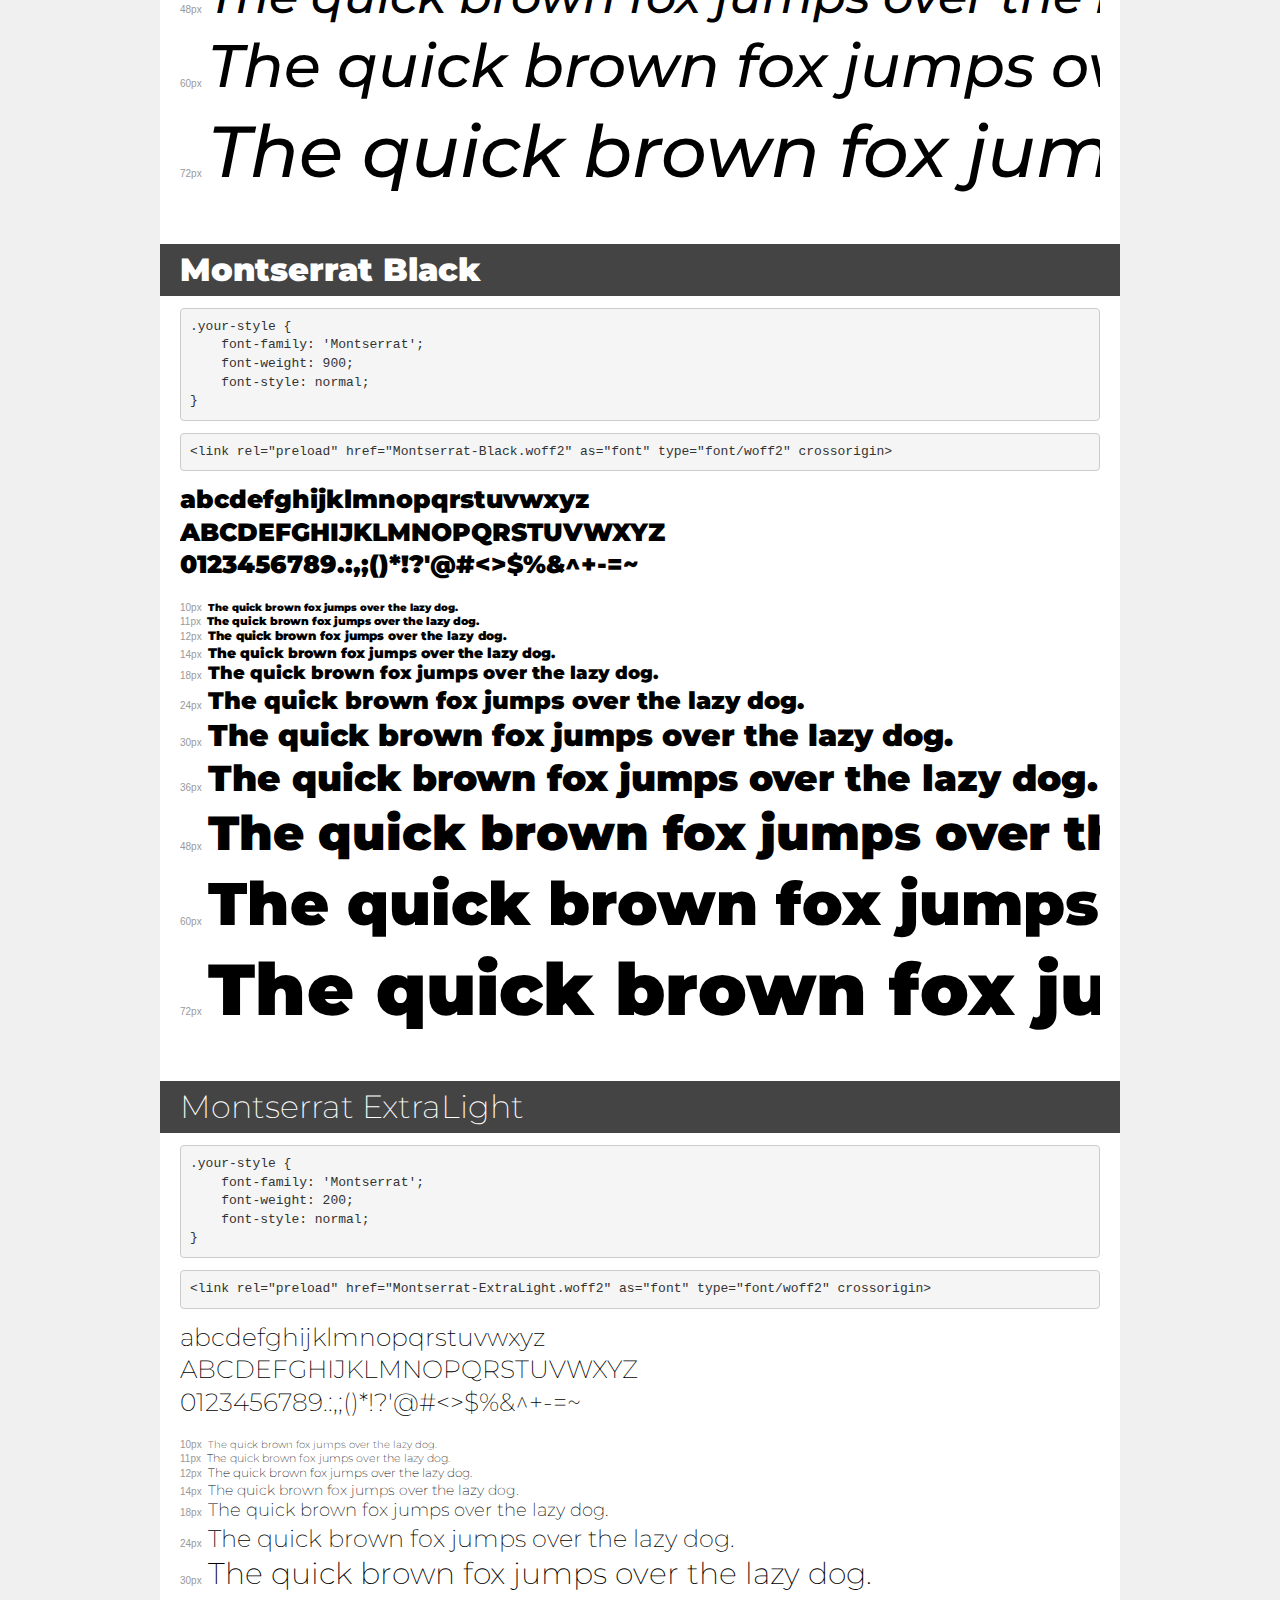
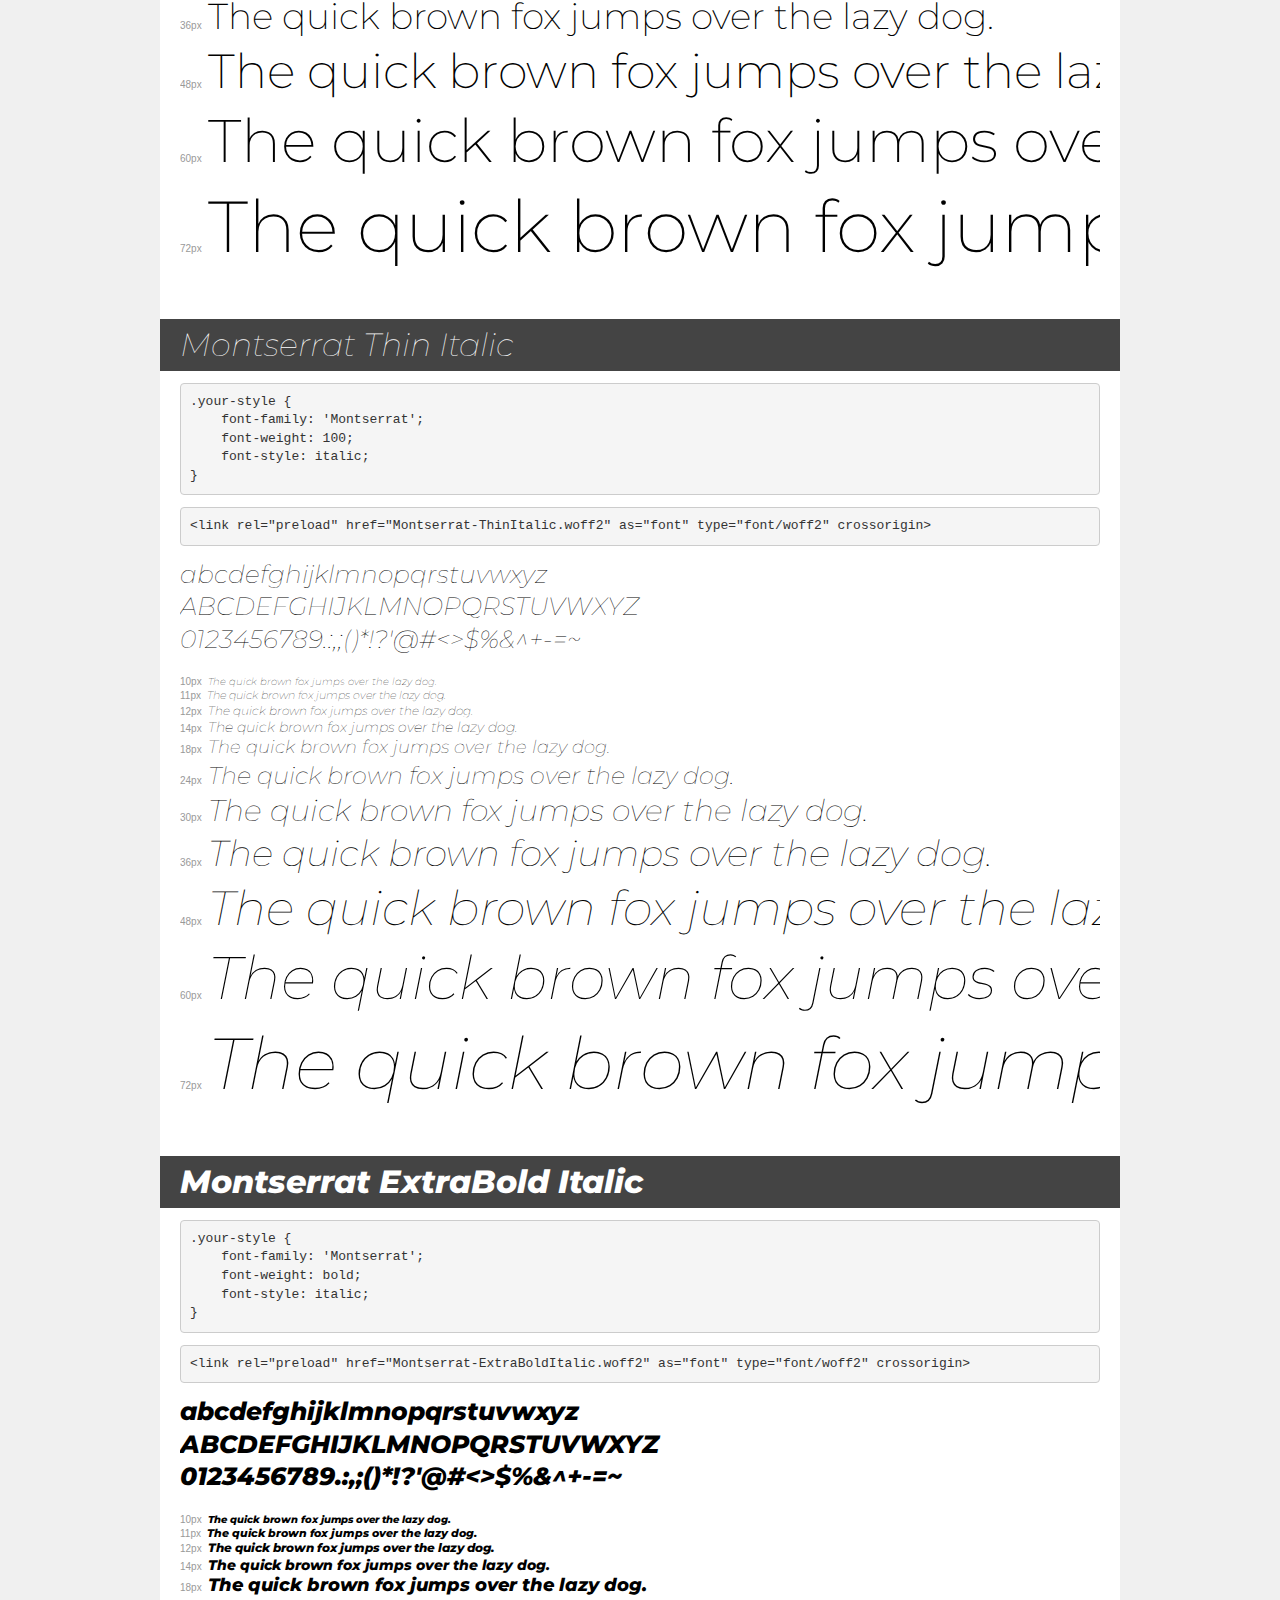
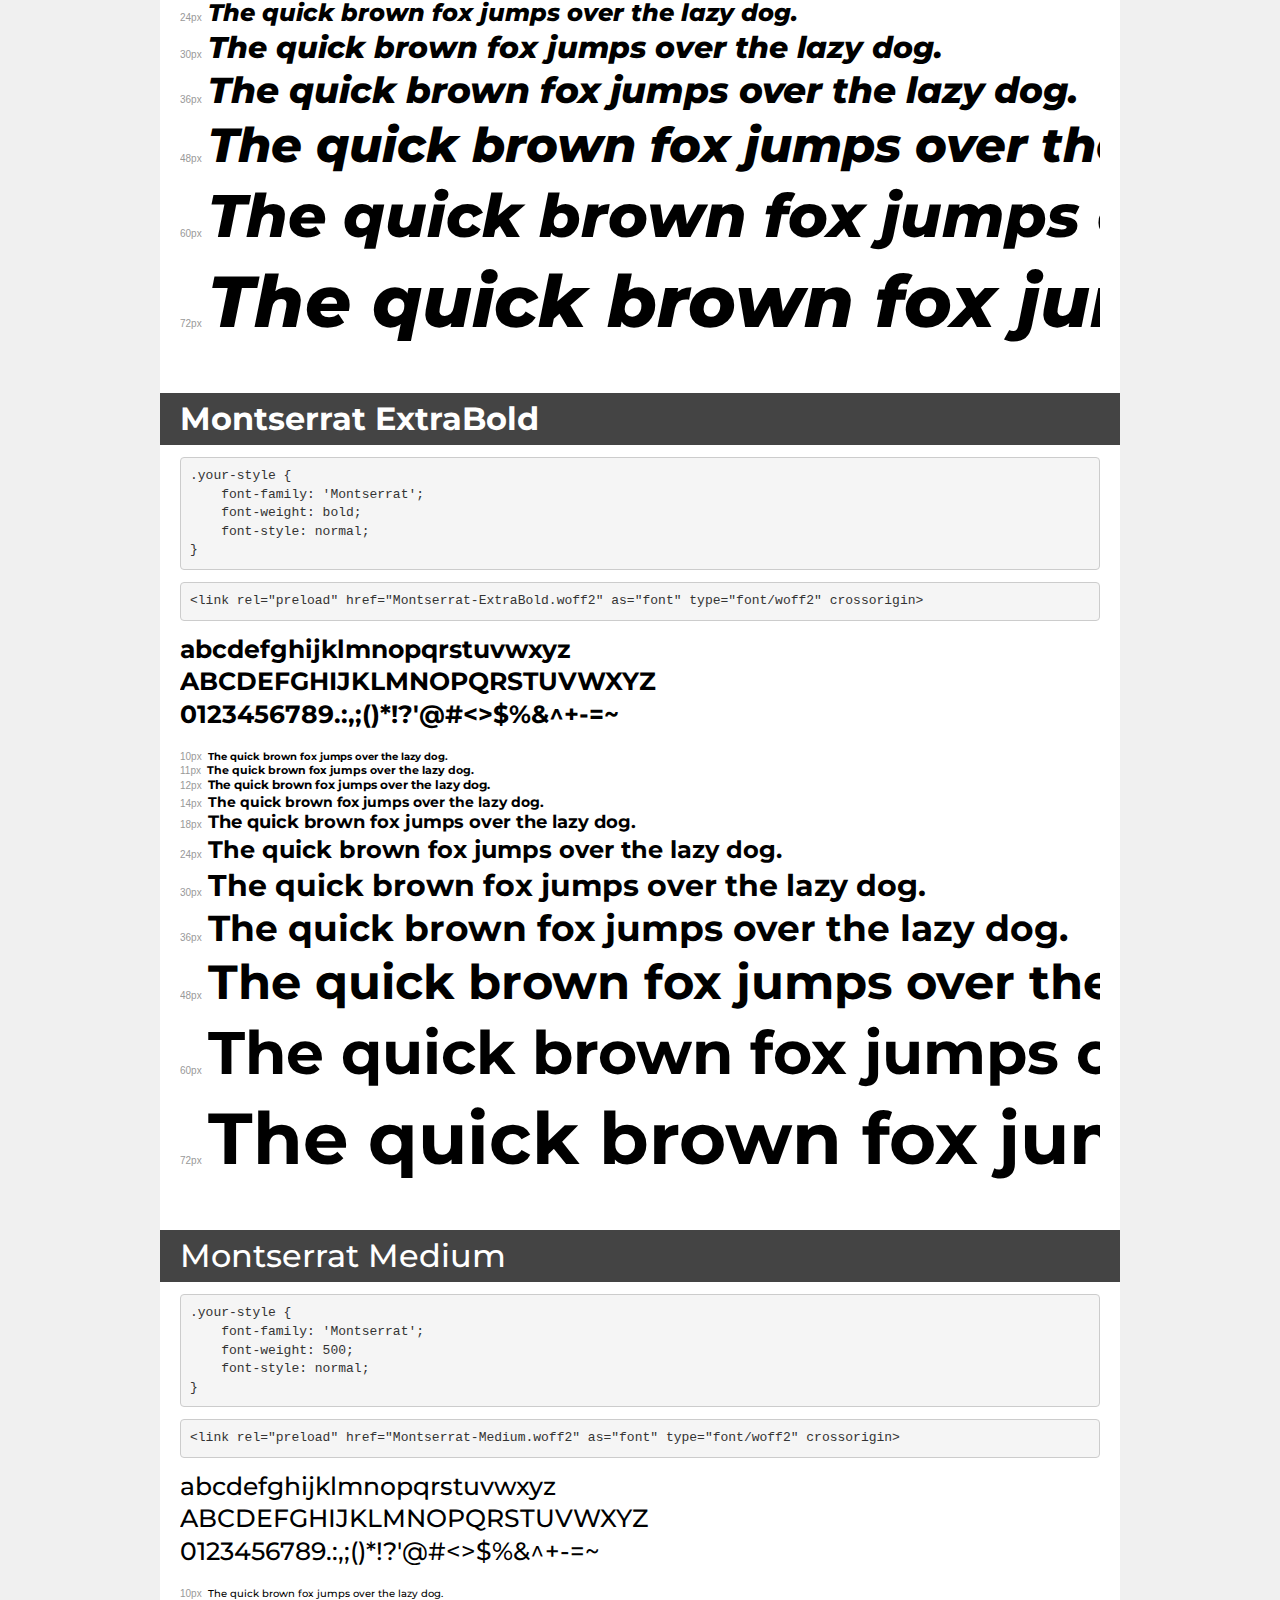
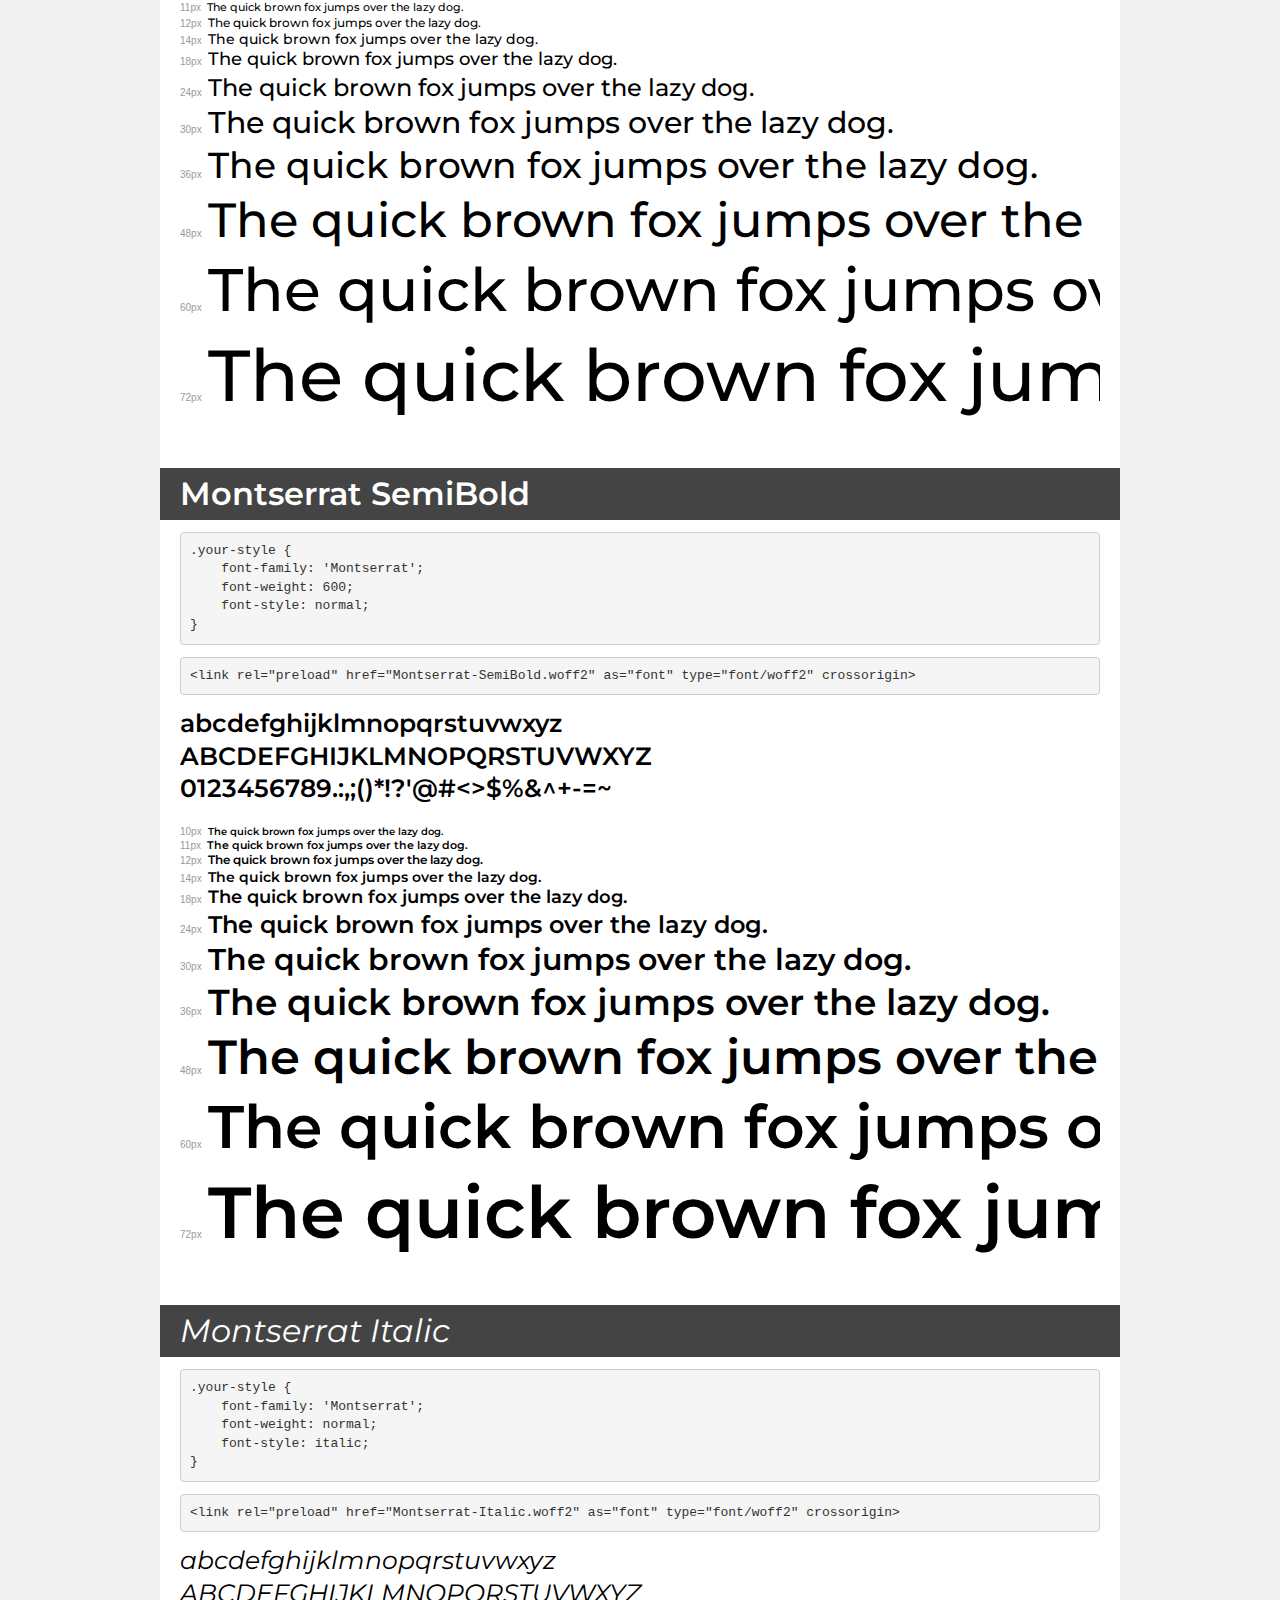
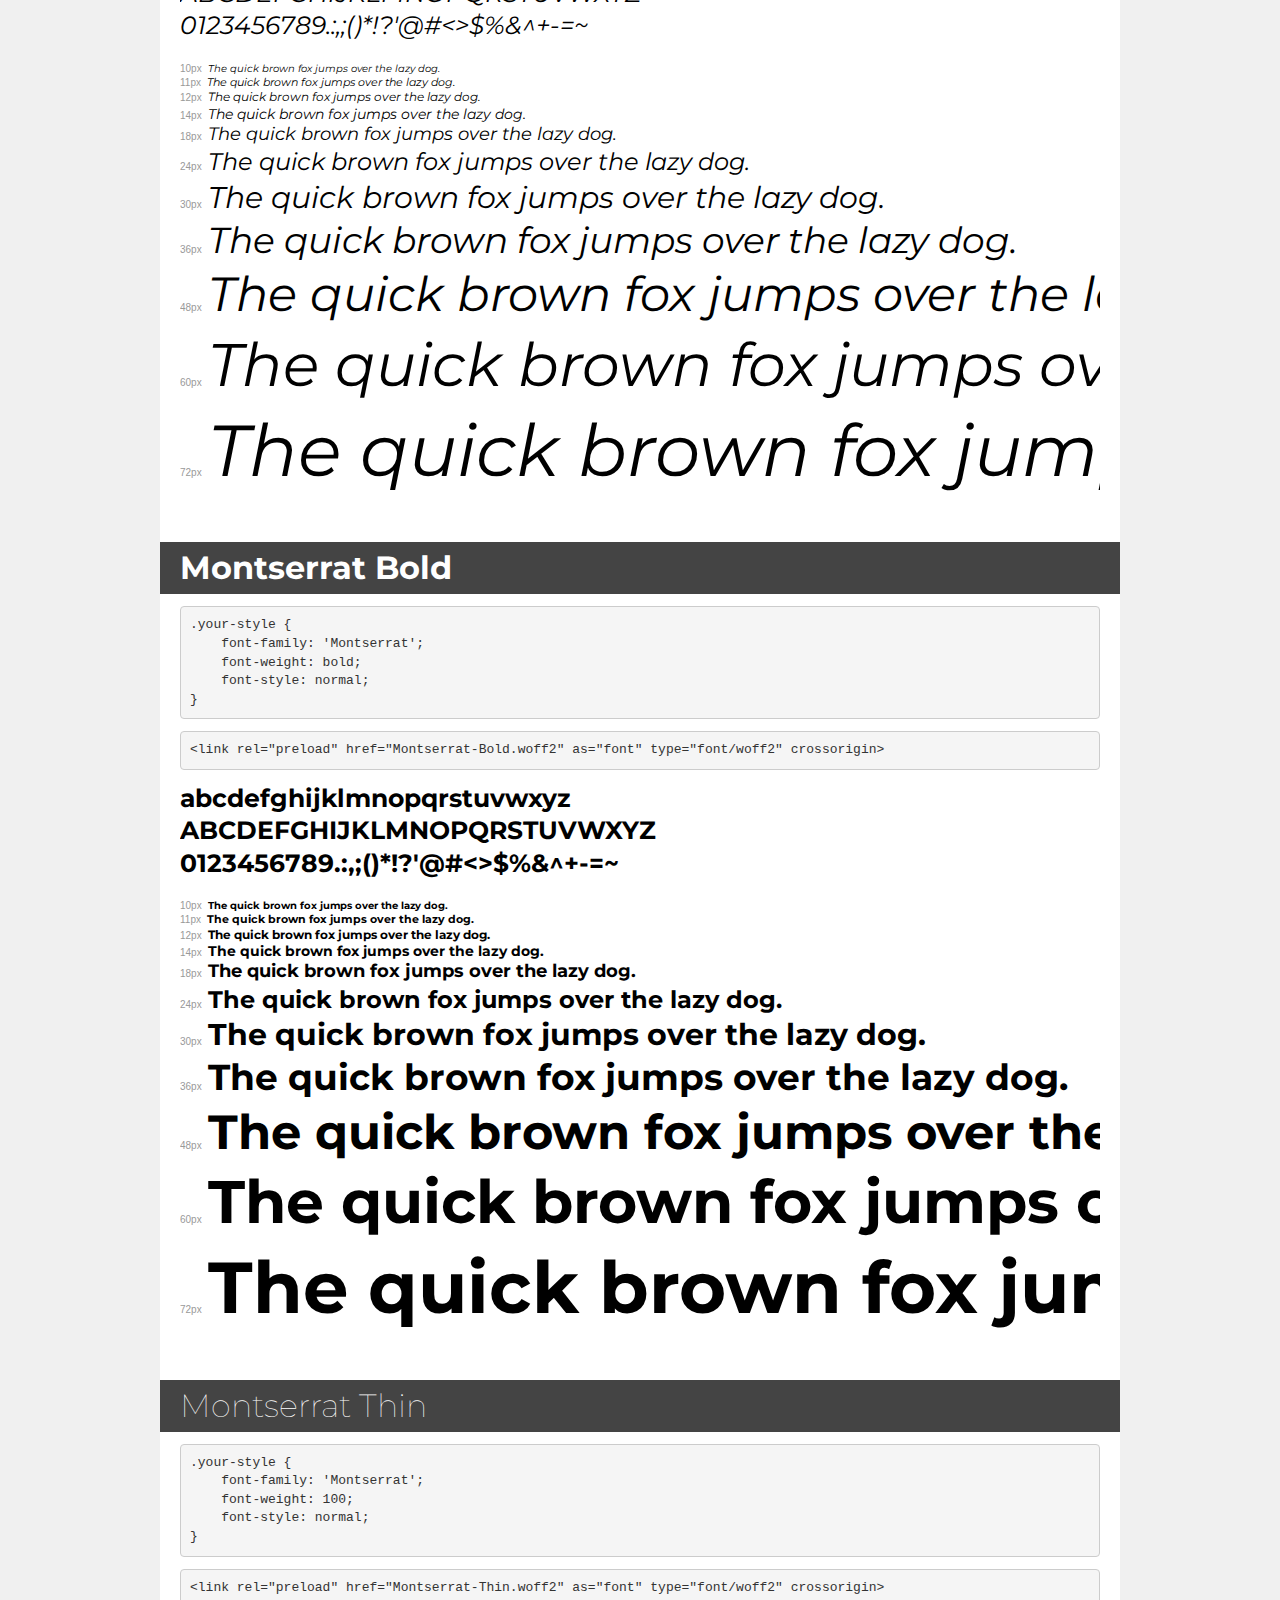
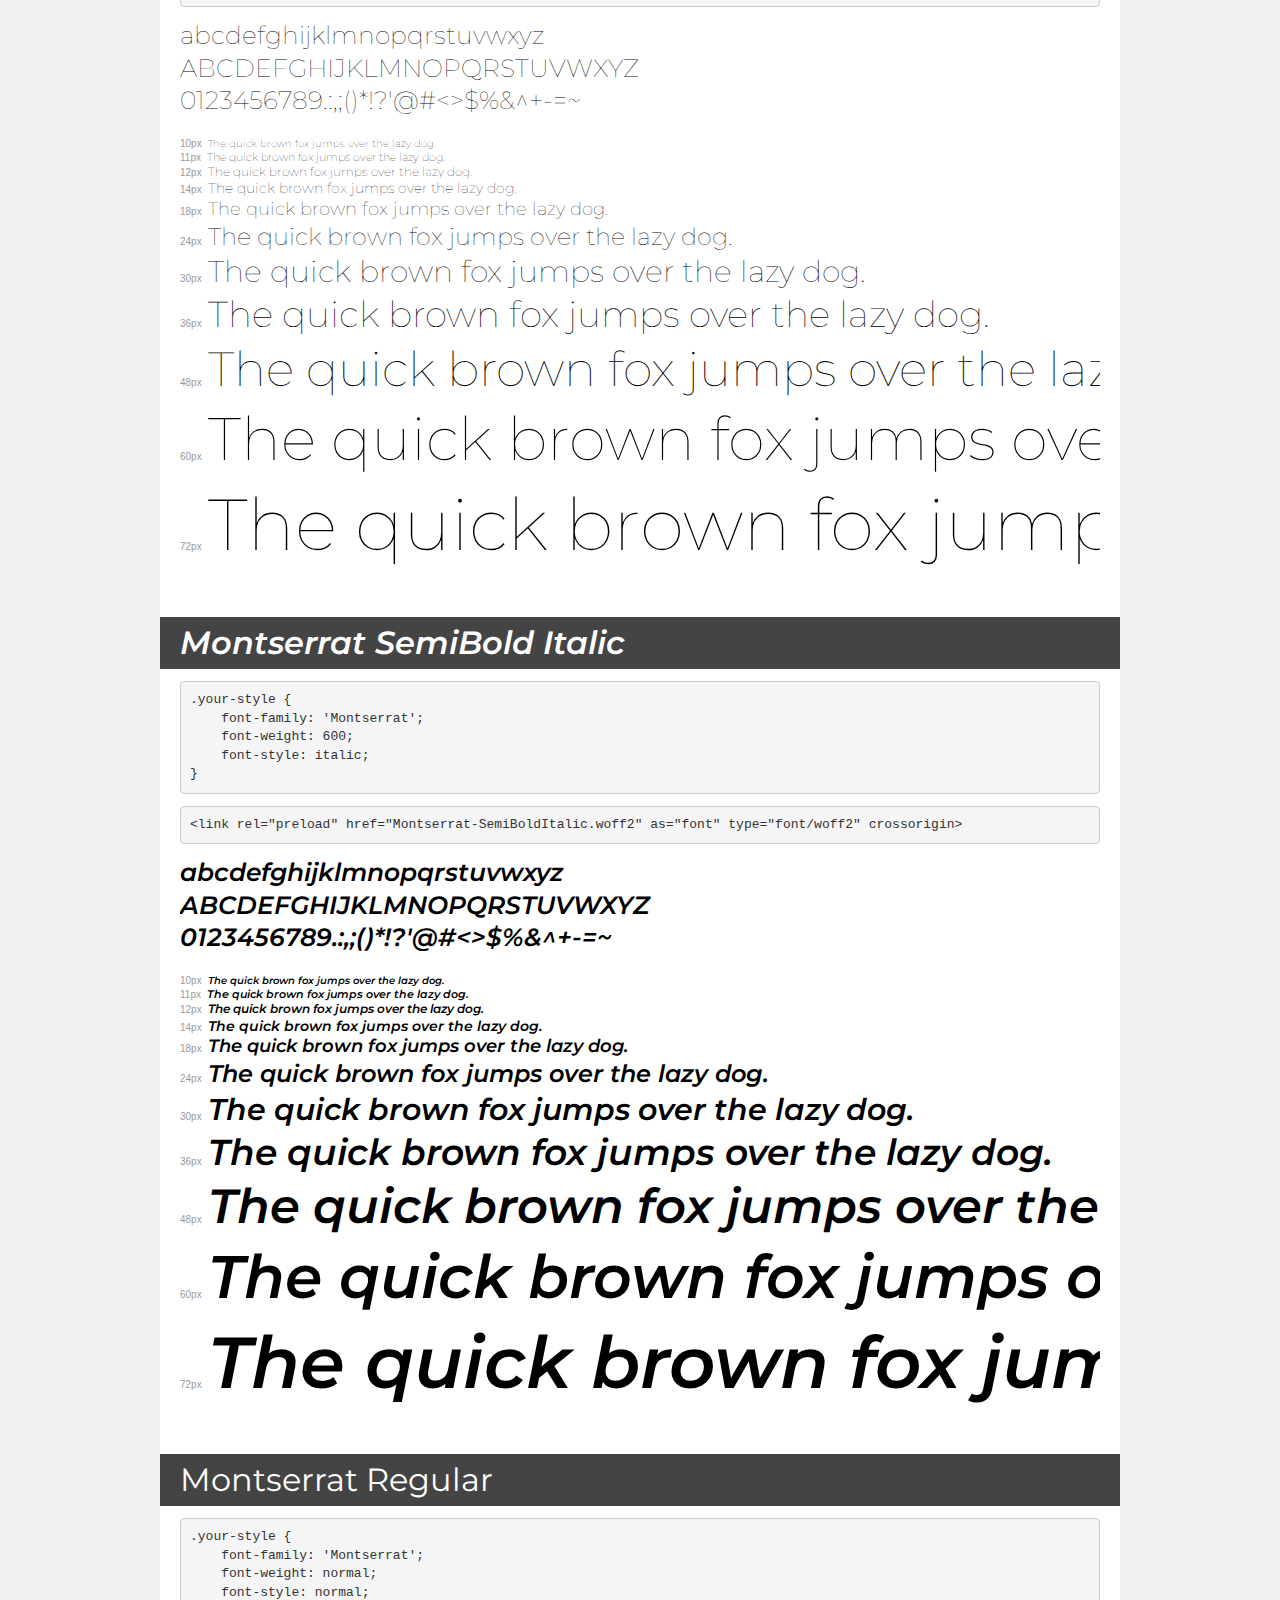
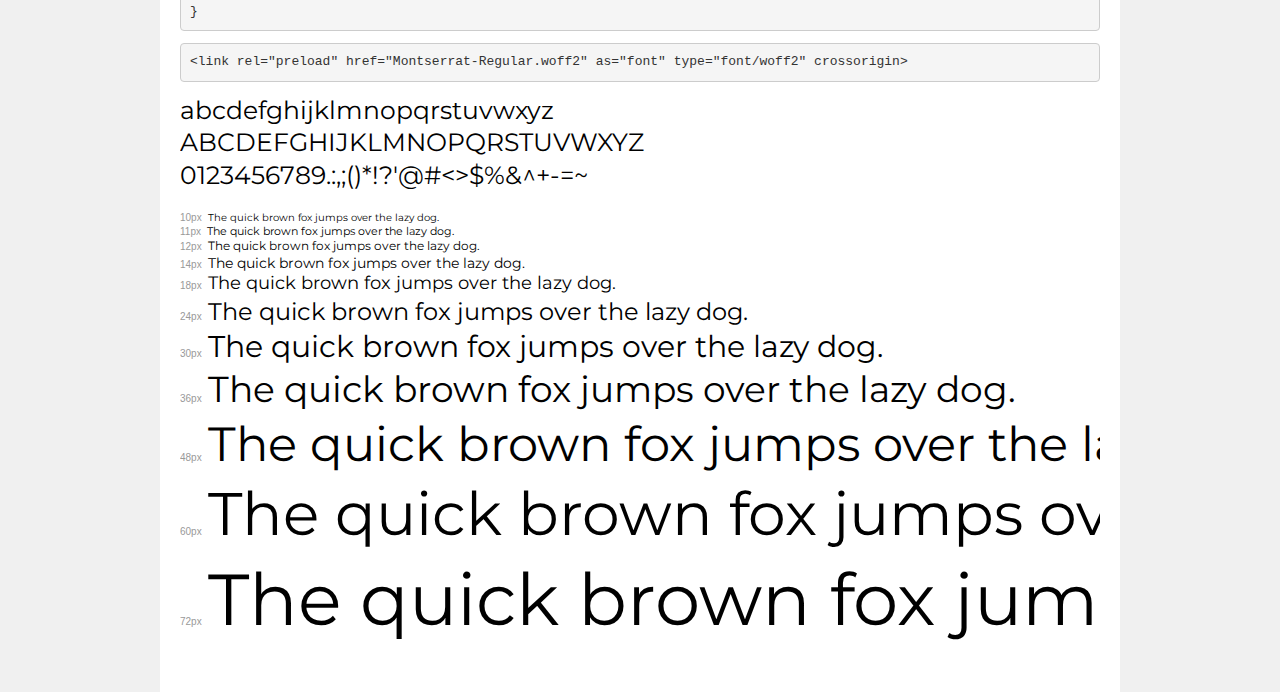
<file: fonts/montserrat/demo.html>
<!DOCTYPE html>
<html lang="en">
<head>
    <meta charset="utf-8">
    <meta http-equiv="X-UA-Compatible" content="IE=edge">
    <meta name="viewport" content="width=device-width, initial-scale=1">
    <meta name="robots" content="noindex, noarchive">
    <meta name="format-detection" content="telephone=no">
    <title>Transfonter demo</title>
    <link href="stylesheet.css" rel="stylesheet">
    <style>
        /*
        http://meyerweb.com/eric/tools/css/reset/
        v2.0 | 20110126
        License: none (public domain)
        */
        html, body, div, span, applet, object, iframe,
        h1, h2, h3, h4, h5, h6, p, blockquote, pre,
        a, abbr, acronym, address, big, cite, code,
        del, dfn, em, img, ins, kbd, q, s, samp,
        small, strike, strong, sub, sup, tt, var,
        b, u, i, center,
        dl, dt, dd, ol, ul, li,
        fieldset, form, label, legend,
        table, caption, tbody, tfoot, thead, tr, th, td,
        article, aside, canvas, details, embed,
        figure, figcaption, footer, header, hgroup,
        menu, nav, output, ruby, section, summary,
        time, mark, audio, video {
            margin: 0;
            padding: 0;
            border: 0;
            font-size: 100%;
            font: inherit;
            vertical-align: baseline;
        }
        /* HTML5 display-role reset for older browsers */
        article, aside, details, figcaption, figure,
        footer, header, hgroup, menu, nav, section {
            display: block;
        }
        body {
            line-height: 1;
        }
        ol, ul {
            list-style: none;
        }
        blockquote, q {
            quotes: none;
        }
        blockquote:before, blockquote:after,
        q:before, q:after {
            content: '';
            content: none;
        }
        table {
            border-collapse: collapse;
            border-spacing: 0;
        }
        /* demo styles */
        body {
            background: #f0f0f0;
            color: #000;
        }
        .page {
            background: #fff;
            width: 920px;
            margin: 0 auto;
            padding: 20px 20px 0 20px;
            overflow: hidden;
        }
        .font-container {
            overflow-x: auto;
            overflow-y: hidden;
            margin-bottom: 40px;
            line-height: 1.3;
            white-space: nowrap;
            padding-bottom: 5px;
        }
        h1 {
            position: relative;
            background: #444;
            font-size: 32px;
            color: #fff;
            padding: 10px 20px;
            margin: 0 -20px 12px -20px;
        }
        .letters {
            font-size: 25px;
            margin-bottom: 20px;
        }
        .s10:before {
            content: '10px';
        }
        .s11:before {
            content: '11px';
        }
        .s12:before {
            content: '12px';
        }
        .s14:before {
            content: '14px';
        }
        .s18:before {
            content: '18px';
        }
        .s24:before {
            content: '24px';
        }
        .s30:before {
            content: '30px';
        }
        .s36:before {
            content: '36px';
        }
        .s48:before {
            content: '48px';
        }
        .s60:before {
            content: '60px';
        }
        .s72:before {
            content: '72px';
        }
        .s10:before, .s11:before, .s12:before, .s14:before,
        .s18:before, .s24:before, .s30:before, .s36:before,
        .s48:before, .s60:before, .s72:before {
            font-family: Arial, sans-serif;
            font-size: 10px;
            font-weight: normal;
            font-style: normal;
            color: #999;
            padding-right: 6px;
        }
        pre {
            display: block;
            padding: 9px;
            margin: 0 0 12px;
            font-family: Monaco, Menlo, Consolas, "Courier New", monospace;
            font-size: 13px;
            line-height: 1.428571429;
            color: #333;
            font-weight: normal;
            font-style: normal;
            background-color: #f5f5f5;
            border: 1px solid #ccc;
            overflow-x: auto;
            border-radius: 4px;
        }
        /* responsive */
        @media (max-width: 959px) {
            .page {
                width: auto;
                margin: 0;
            }
        }
    </style>
</head>
<body>
<div class="page">
    <div class="demo">
        <h1 style="font-family: 'Montserrat'; font-weight: 300; font-style: normal;">Montserrat Light</h1>
        <pre title="Usage">.your-style {
    font-family: 'Montserrat';
    font-weight: 300;
    font-style: normal;
}</pre>
        <pre title="Preload (optional)">
&lt;link rel=&quot;preload&quot; href=&quot;Montserrat-Light.woff2&quot; as=&quot;font&quot; type=&quot;font/woff2&quot; crossorigin&gt;</pre>
        <div class="font-container" style="font-family: 'Montserrat'; font-weight: 300; font-style: normal;">
            <p class="letters">
                abcdefghijklmnopqrstuvwxyz<br>
ABCDEFGHIJKLMNOPQRSTUVWXYZ<br>
                0123456789.:,;()*!?'@#&lt;&gt;$%&^+-=~
            </p>
            <p class="s10" style="font-size: 10px;">The quick brown fox jumps over the lazy dog.</p>
            <p class="s11" style="font-size: 11px;">The quick brown fox jumps over the lazy dog.</p>
            <p class="s12" style="font-size: 12px;">The quick brown fox jumps over the lazy dog.</p>
            <p class="s14" style="font-size: 14px;">The quick brown fox jumps over the lazy dog.</p>
            <p class="s18" style="font-size: 18px;">The quick brown fox jumps over the lazy dog.</p>
            <p class="s24" style="font-size: 24px;">The quick brown fox jumps over the lazy dog.</p>
            <p class="s30" style="font-size: 30px;">The quick brown fox jumps over the lazy dog.</p>
            <p class="s36" style="font-size: 36px;">The quick brown fox jumps over the lazy dog.</p>
            <p class="s48" style="font-size: 48px;">The quick brown fox jumps over the lazy dog.</p>
            <p class="s60" style="font-size: 60px;">The quick brown fox jumps over the lazy dog.</p>
            <p class="s72" style="font-size: 72px;">The quick brown fox jumps over the lazy dog.</p>
        </div>
    </div>

    <div class="demo">
        <h1 style="font-family: 'Montserrat'; font-weight: bold; font-style: italic;">Montserrat Bold Italic</h1>
        <pre title="Usage">.your-style {
    font-family: 'Montserrat';
    font-weight: bold;
    font-style: italic;
}</pre>
        <pre title="Preload (optional)">
&lt;link rel=&quot;preload&quot; href=&quot;Montserrat-BoldItalic.woff2&quot; as=&quot;font&quot; type=&quot;font/woff2&quot; crossorigin&gt;</pre>
        <div class="font-container" style="font-family: 'Montserrat'; font-weight: bold; font-style: italic;">
            <p class="letters">
                abcdefghijklmnopqrstuvwxyz<br>
ABCDEFGHIJKLMNOPQRSTUVWXYZ<br>
                0123456789.:,;()*!?'@#&lt;&gt;$%&^+-=~
            </p>
            <p class="s10" style="font-size: 10px;">The quick brown fox jumps over the lazy dog.</p>
            <p class="s11" style="font-size: 11px;">The quick brown fox jumps over the lazy dog.</p>
            <p class="s12" style="font-size: 12px;">The quick brown fox jumps over the lazy dog.</p>
            <p class="s14" style="font-size: 14px;">The quick brown fox jumps over the lazy dog.</p>
            <p class="s18" style="font-size: 18px;">The quick brown fox jumps over the lazy dog.</p>
            <p class="s24" style="font-size: 24px;">The quick brown fox jumps over the lazy dog.</p>
            <p class="s30" style="font-size: 30px;">The quick brown fox jumps over the lazy dog.</p>
            <p class="s36" style="font-size: 36px;">The quick brown fox jumps over the lazy dog.</p>
            <p class="s48" style="font-size: 48px;">The quick brown fox jumps over the lazy dog.</p>
            <p class="s60" style="font-size: 60px;">The quick brown fox jumps over the lazy dog.</p>
            <p class="s72" style="font-size: 72px;">The quick brown fox jumps over the lazy dog.</p>
        </div>
    </div>

    <div class="demo">
        <h1 style="font-family: 'Montserrat'; font-weight: 300; font-style: italic;">Montserrat Light Italic</h1>
        <pre title="Usage">.your-style {
    font-family: 'Montserrat';
    font-weight: 300;
    font-style: italic;
}</pre>
        <pre title="Preload (optional)">
&lt;link rel=&quot;preload&quot; href=&quot;Montserrat-LightItalic.woff2&quot; as=&quot;font&quot; type=&quot;font/woff2&quot; crossorigin&gt;</pre>
        <div class="font-container" style="font-family: 'Montserrat'; font-weight: 300; font-style: italic;">
            <p class="letters">
                abcdefghijklmnopqrstuvwxyz<br>
ABCDEFGHIJKLMNOPQRSTUVWXYZ<br>
                0123456789.:,;()*!?'@#&lt;&gt;$%&^+-=~
            </p>
            <p class="s10" style="font-size: 10px;">The quick brown fox jumps over the lazy dog.</p>
            <p class="s11" style="font-size: 11px;">The quick brown fox jumps over the lazy dog.</p>
            <p class="s12" style="font-size: 12px;">The quick brown fox jumps over the lazy dog.</p>
            <p class="s14" style="font-size: 14px;">The quick brown fox jumps over the lazy dog.</p>
            <p class="s18" style="font-size: 18px;">The quick brown fox jumps over the lazy dog.</p>
            <p class="s24" style="font-size: 24px;">The quick brown fox jumps over the lazy dog.</p>
            <p class="s30" style="font-size: 30px;">The quick brown fox jumps over the lazy dog.</p>
            <p class="s36" style="font-size: 36px;">The quick brown fox jumps over the lazy dog.</p>
            <p class="s48" style="font-size: 48px;">The quick brown fox jumps over the lazy dog.</p>
            <p class="s60" style="font-size: 60px;">The quick brown fox jumps over the lazy dog.</p>
            <p class="s72" style="font-size: 72px;">The quick brown fox jumps over the lazy dog.</p>
        </div>
    </div>

    <div class="demo">
        <h1 style="font-family: 'Montserrat'; font-weight: 900; font-style: italic;">Montserrat Black Italic</h1>
        <pre title="Usage">.your-style {
    font-family: 'Montserrat';
    font-weight: 900;
    font-style: italic;
}</pre>
        <pre title="Preload (optional)">
&lt;link rel=&quot;preload&quot; href=&quot;Montserrat-BlackItalic.woff2&quot; as=&quot;font&quot; type=&quot;font/woff2&quot; crossorigin&gt;</pre>
        <div class="font-container" style="font-family: 'Montserrat'; font-weight: 900; font-style: italic;">
            <p class="letters">
                abcdefghijklmnopqrstuvwxyz<br>
ABCDEFGHIJKLMNOPQRSTUVWXYZ<br>
                0123456789.:,;()*!?'@#&lt;&gt;$%&^+-=~
            </p>
            <p class="s10" style="font-size: 10px;">The quick brown fox jumps over the lazy dog.</p>
            <p class="s11" style="font-size: 11px;">The quick brown fox jumps over the lazy dog.</p>
            <p class="s12" style="font-size: 12px;">The quick brown fox jumps over the lazy dog.</p>
            <p class="s14" style="font-size: 14px;">The quick brown fox jumps over the lazy dog.</p>
            <p class="s18" style="font-size: 18px;">The quick brown fox jumps over the lazy dog.</p>
            <p class="s24" style="font-size: 24px;">The quick brown fox jumps over the lazy dog.</p>
            <p class="s30" style="font-size: 30px;">The quick brown fox jumps over the lazy dog.</p>
            <p class="s36" style="font-size: 36px;">The quick brown fox jumps over the lazy dog.</p>
            <p class="s48" style="font-size: 48px;">The quick brown fox jumps over the lazy dog.</p>
            <p class="s60" style="font-size: 60px;">The quick brown fox jumps over the lazy dog.</p>
            <p class="s72" style="font-size: 72px;">The quick brown fox jumps over the lazy dog.</p>
        </div>
    </div>

    <div class="demo">
        <h1 style="font-family: 'Montserrat'; font-weight: 200; font-style: italic;">Montserrat ExtraLight Italic</h1>
        <pre title="Usage">.your-style {
    font-family: 'Montserrat';
    font-weight: 200;
    font-style: italic;
}</pre>
        <pre title="Preload (optional)">
&lt;link rel=&quot;preload&quot; href=&quot;Montserrat-ExtraLightItalic.woff2&quot; as=&quot;font&quot; type=&quot;font/woff2&quot; crossorigin&gt;</pre>
        <div class="font-container" style="font-family: 'Montserrat'; font-weight: 200; font-style: italic;">
            <p class="letters">
                abcdefghijklmnopqrstuvwxyz<br>
ABCDEFGHIJKLMNOPQRSTUVWXYZ<br>
                0123456789.:,;()*!?'@#&lt;&gt;$%&^+-=~
            </p>
            <p class="s10" style="font-size: 10px;">The quick brown fox jumps over the lazy dog.</p>
            <p class="s11" style="font-size: 11px;">The quick brown fox jumps over the lazy dog.</p>
            <p class="s12" style="font-size: 12px;">The quick brown fox jumps over the lazy dog.</p>
            <p class="s14" style="font-size: 14px;">The quick brown fox jumps over the lazy dog.</p>
            <p class="s18" style="font-size: 18px;">The quick brown fox jumps over the lazy dog.</p>
            <p class="s24" style="font-size: 24px;">The quick brown fox jumps over the lazy dog.</p>
            <p class="s30" style="font-size: 30px;">The quick brown fox jumps over the lazy dog.</p>
            <p class="s36" style="font-size: 36px;">The quick brown fox jumps over the lazy dog.</p>
            <p class="s48" style="font-size: 48px;">The quick brown fox jumps over the lazy dog.</p>
            <p class="s60" style="font-size: 60px;">The quick brown fox jumps over the lazy dog.</p>
            <p class="s72" style="font-size: 72px;">The quick brown fox jumps over the lazy dog.</p>
        </div>
    </div>

    <div class="demo">
        <h1 style="font-family: 'Montserrat'; font-weight: 500; font-style: italic;">Montserrat Medium Italic</h1>
        <pre title="Usage">.your-style {
    font-family: 'Montserrat';
    font-weight: 500;
    font-style: italic;
}</pre>
        <pre title="Preload (optional)">
&lt;link rel=&quot;preload&quot; href=&quot;Montserrat-MediumItalic.woff2&quot; as=&quot;font&quot; type=&quot;font/woff2&quot; crossorigin&gt;</pre>
        <div class="font-container" style="font-family: 'Montserrat'; font-weight: 500; font-style: italic;">
            <p class="letters">
                abcdefghijklmnopqrstuvwxyz<br>
ABCDEFGHIJKLMNOPQRSTUVWXYZ<br>
                0123456789.:,;()*!?'@#&lt;&gt;$%&^+-=~
            </p>
            <p class="s10" style="font-size: 10px;">The quick brown fox jumps over the lazy dog.</p>
            <p class="s11" style="font-size: 11px;">The quick brown fox jumps over the lazy dog.</p>
            <p class="s12" style="font-size: 12px;">The quick brown fox jumps over the lazy dog.</p>
            <p class="s14" style="font-size: 14px;">The quick brown fox jumps over the lazy dog.</p>
            <p class="s18" style="font-size: 18px;">The quick brown fox jumps over the lazy dog.</p>
            <p class="s24" style="font-size: 24px;">The quick brown fox jumps over the lazy dog.</p>
            <p class="s30" style="font-size: 30px;">The quick brown fox jumps over the lazy dog.</p>
            <p class="s36" style="font-size: 36px;">The quick brown fox jumps over the lazy dog.</p>
            <p class="s48" style="font-size: 48px;">The quick brown fox jumps over the lazy dog.</p>
            <p class="s60" style="font-size: 60px;">The quick brown fox jumps over the lazy dog.</p>
            <p class="s72" style="font-size: 72px;">The quick brown fox jumps over the lazy dog.</p>
        </div>
    </div>

    <div class="demo">
        <h1 style="font-family: 'Montserrat'; font-weight: 900; font-style: normal;">Montserrat Black</h1>
        <pre title="Usage">.your-style {
    font-family: 'Montserrat';
    font-weight: 900;
    font-style: normal;
}</pre>
        <pre title="Preload (optional)">
&lt;link rel=&quot;preload&quot; href=&quot;Montserrat-Black.woff2&quot; as=&quot;font&quot; type=&quot;font/woff2&quot; crossorigin&gt;</pre>
        <div class="font-container" style="font-family: 'Montserrat'; font-weight: 900; font-style: normal;">
            <p class="letters">
                abcdefghijklmnopqrstuvwxyz<br>
ABCDEFGHIJKLMNOPQRSTUVWXYZ<br>
                0123456789.:,;()*!?'@#&lt;&gt;$%&^+-=~
            </p>
            <p class="s10" style="font-size: 10px;">The quick brown fox jumps over the lazy dog.</p>
            <p class="s11" style="font-size: 11px;">The quick brown fox jumps over the lazy dog.</p>
            <p class="s12" style="font-size: 12px;">The quick brown fox jumps over the lazy dog.</p>
            <p class="s14" style="font-size: 14px;">The quick brown fox jumps over the lazy dog.</p>
            <p class="s18" style="font-size: 18px;">The quick brown fox jumps over the lazy dog.</p>
            <p class="s24" style="font-size: 24px;">The quick brown fox jumps over the lazy dog.</p>
            <p class="s30" style="font-size: 30px;">The quick brown fox jumps over the lazy dog.</p>
            <p class="s36" style="font-size: 36px;">The quick brown fox jumps over the lazy dog.</p>
            <p class="s48" style="font-size: 48px;">The quick brown fox jumps over the lazy dog.</p>
            <p class="s60" style="font-size: 60px;">The quick brown fox jumps over the lazy dog.</p>
            <p class="s72" style="font-size: 72px;">The quick brown fox jumps over the lazy dog.</p>
        </div>
    </div>

    <div class="demo">
        <h1 style="font-family: 'Montserrat'; font-weight: 200; font-style: normal;">Montserrat ExtraLight</h1>
        <pre title="Usage">.your-style {
    font-family: 'Montserrat';
    font-weight: 200;
    font-style: normal;
}</pre>
        <pre title="Preload (optional)">
&lt;link rel=&quot;preload&quot; href=&quot;Montserrat-ExtraLight.woff2&quot; as=&quot;font&quot; type=&quot;font/woff2&quot; crossorigin&gt;</pre>
        <div class="font-container" style="font-family: 'Montserrat'; font-weight: 200; font-style: normal;">
            <p class="letters">
                abcdefghijklmnopqrstuvwxyz<br>
ABCDEFGHIJKLMNOPQRSTUVWXYZ<br>
                0123456789.:,;()*!?'@#&lt;&gt;$%&^+-=~
            </p>
            <p class="s10" style="font-size: 10px;">The quick brown fox jumps over the lazy dog.</p>
            <p class="s11" style="font-size: 11px;">The quick brown fox jumps over the lazy dog.</p>
            <p class="s12" style="font-size: 12px;">The quick brown fox jumps over the lazy dog.</p>
            <p class="s14" style="font-size: 14px;">The quick brown fox jumps over the lazy dog.</p>
            <p class="s18" style="font-size: 18px;">The quick brown fox jumps over the lazy dog.</p>
            <p class="s24" style="font-size: 24px;">The quick brown fox jumps over the lazy dog.</p>
            <p class="s30" style="font-size: 30px;">The quick brown fox jumps over the lazy dog.</p>
            <p class="s36" style="font-size: 36px;">The quick brown fox jumps over the lazy dog.</p>
            <p class="s48" style="font-size: 48px;">The quick brown fox jumps over the lazy dog.</p>
            <p class="s60" style="font-size: 60px;">The quick brown fox jumps over the lazy dog.</p>
            <p class="s72" style="font-size: 72px;">The quick brown fox jumps over the lazy dog.</p>
        </div>
    </div>

    <div class="demo">
        <h1 style="font-family: 'Montserrat'; font-weight: 100; font-style: italic;">Montserrat Thin Italic</h1>
        <pre title="Usage">.your-style {
    font-family: 'Montserrat';
    font-weight: 100;
    font-style: italic;
}</pre>
        <pre title="Preload (optional)">
&lt;link rel=&quot;preload&quot; href=&quot;Montserrat-ThinItalic.woff2&quot; as=&quot;font&quot; type=&quot;font/woff2&quot; crossorigin&gt;</pre>
        <div class="font-container" style="font-family: 'Montserrat'; font-weight: 100; font-style: italic;">
            <p class="letters">
                abcdefghijklmnopqrstuvwxyz<br>
ABCDEFGHIJKLMNOPQRSTUVWXYZ<br>
                0123456789.:,;()*!?'@#&lt;&gt;$%&^+-=~
            </p>
            <p class="s10" style="font-size: 10px;">The quick brown fox jumps over the lazy dog.</p>
            <p class="s11" style="font-size: 11px;">The quick brown fox jumps over the lazy dog.</p>
            <p class="s12" style="font-size: 12px;">The quick brown fox jumps over the lazy dog.</p>
            <p class="s14" style="font-size: 14px;">The quick brown fox jumps over the lazy dog.</p>
            <p class="s18" style="font-size: 18px;">The quick brown fox jumps over the lazy dog.</p>
            <p class="s24" style="font-size: 24px;">The quick brown fox jumps over the lazy dog.</p>
            <p class="s30" style="font-size: 30px;">The quick brown fox jumps over the lazy dog.</p>
            <p class="s36" style="font-size: 36px;">The quick brown fox jumps over the lazy dog.</p>
            <p class="s48" style="font-size: 48px;">The quick brown fox jumps over the lazy dog.</p>
            <p class="s60" style="font-size: 60px;">The quick brown fox jumps over the lazy dog.</p>
            <p class="s72" style="font-size: 72px;">The quick brown fox jumps over the lazy dog.</p>
        </div>
    </div>

    <div class="demo">
        <h1 style="font-family: 'Montserrat'; font-weight: bold; font-style: italic;">Montserrat ExtraBold Italic</h1>
        <pre title="Usage">.your-style {
    font-family: 'Montserrat';
    font-weight: bold;
    font-style: italic;
}</pre>
        <pre title="Preload (optional)">
&lt;link rel=&quot;preload&quot; href=&quot;Montserrat-ExtraBoldItalic.woff2&quot; as=&quot;font&quot; type=&quot;font/woff2&quot; crossorigin&gt;</pre>
        <div class="font-container" style="font-family: 'Montserrat'; font-weight: bold; font-style: italic;">
            <p class="letters">
                abcdefghijklmnopqrstuvwxyz<br>
ABCDEFGHIJKLMNOPQRSTUVWXYZ<br>
                0123456789.:,;()*!?'@#&lt;&gt;$%&^+-=~
            </p>
            <p class="s10" style="font-size: 10px;">The quick brown fox jumps over the lazy dog.</p>
            <p class="s11" style="font-size: 11px;">The quick brown fox jumps over the lazy dog.</p>
            <p class="s12" style="font-size: 12px;">The quick brown fox jumps over the lazy dog.</p>
            <p class="s14" style="font-size: 14px;">The quick brown fox jumps over the lazy dog.</p>
            <p class="s18" style="font-size: 18px;">The quick brown fox jumps over the lazy dog.</p>
            <p class="s24" style="font-size: 24px;">The quick brown fox jumps over the lazy dog.</p>
            <p class="s30" style="font-size: 30px;">The quick brown fox jumps over the lazy dog.</p>
            <p class="s36" style="font-size: 36px;">The quick brown fox jumps over the lazy dog.</p>
            <p class="s48" style="font-size: 48px;">The quick brown fox jumps over the lazy dog.</p>
            <p class="s60" style="font-size: 60px;">The quick brown fox jumps over the lazy dog.</p>
            <p class="s72" style="font-size: 72px;">The quick brown fox jumps over the lazy dog.</p>
        </div>
    </div>

    <div class="demo">
        <h1 style="font-family: 'Montserrat'; font-weight: bold; font-style: normal;">Montserrat ExtraBold</h1>
        <pre title="Usage">.your-style {
    font-family: 'Montserrat';
    font-weight: bold;
    font-style: normal;
}</pre>
        <pre title="Preload (optional)">
&lt;link rel=&quot;preload&quot; href=&quot;Montserrat-ExtraBold.woff2&quot; as=&quot;font&quot; type=&quot;font/woff2&quot; crossorigin&gt;</pre>
        <div class="font-container" style="font-family: 'Montserrat'; font-weight: bold; font-style: normal;">
            <p class="letters">
                abcdefghijklmnopqrstuvwxyz<br>
ABCDEFGHIJKLMNOPQRSTUVWXYZ<br>
                0123456789.:,;()*!?'@#&lt;&gt;$%&^+-=~
            </p>
            <p class="s10" style="font-size: 10px;">The quick brown fox jumps over the lazy dog.</p>
            <p class="s11" style="font-size: 11px;">The quick brown fox jumps over the lazy dog.</p>
            <p class="s12" style="font-size: 12px;">The quick brown fox jumps over the lazy dog.</p>
            <p class="s14" style="font-size: 14px;">The quick brown fox jumps over the lazy dog.</p>
            <p class="s18" style="font-size: 18px;">The quick brown fox jumps over the lazy dog.</p>
            <p class="s24" style="font-size: 24px;">The quick brown fox jumps over the lazy dog.</p>
            <p class="s30" style="font-size: 30px;">The quick brown fox jumps over the lazy dog.</p>
            <p class="s36" style="font-size: 36px;">The quick brown fox jumps over the lazy dog.</p>
            <p class="s48" style="font-size: 48px;">The quick brown fox jumps over the lazy dog.</p>
            <p class="s60" style="font-size: 60px;">The quick brown fox jumps over the lazy dog.</p>
            <p class="s72" style="font-size: 72px;">The quick brown fox jumps over the lazy dog.</p>
        </div>
    </div>

    <div class="demo">
        <h1 style="font-family: 'Montserrat'; font-weight: 500; font-style: normal;">Montserrat Medium</h1>
        <pre title="Usage">.your-style {
    font-family: 'Montserrat';
    font-weight: 500;
    font-style: normal;
}</pre>
        <pre title="Preload (optional)">
&lt;link rel=&quot;preload&quot; href=&quot;Montserrat-Medium.woff2&quot; as=&quot;font&quot; type=&quot;font/woff2&quot; crossorigin&gt;</pre>
        <div class="font-container" style="font-family: 'Montserrat'; font-weight: 500; font-style: normal;">
            <p class="letters">
                abcdefghijklmnopqrstuvwxyz<br>
ABCDEFGHIJKLMNOPQRSTUVWXYZ<br>
                0123456789.:,;()*!?'@#&lt;&gt;$%&^+-=~
            </p>
            <p class="s10" style="font-size: 10px;">The quick brown fox jumps over the lazy dog.</p>
            <p class="s11" style="font-size: 11px;">The quick brown fox jumps over the lazy dog.</p>
            <p class="s12" style="font-size: 12px;">The quick brown fox jumps over the lazy dog.</p>
            <p class="s14" style="font-size: 14px;">The quick brown fox jumps over the lazy dog.</p>
            <p class="s18" style="font-size: 18px;">The quick brown fox jumps over the lazy dog.</p>
            <p class="s24" style="font-size: 24px;">The quick brown fox jumps over the lazy dog.</p>
            <p class="s30" style="font-size: 30px;">The quick brown fox jumps over the lazy dog.</p>
            <p class="s36" style="font-size: 36px;">The quick brown fox jumps over the lazy dog.</p>
            <p class="s48" style="font-size: 48px;">The quick brown fox jumps over the lazy dog.</p>
            <p class="s60" style="font-size: 60px;">The quick brown fox jumps over the lazy dog.</p>
            <p class="s72" style="font-size: 72px;">The quick brown fox jumps over the lazy dog.</p>
        </div>
    </div>

    <div class="demo">
        <h1 style="font-family: 'Montserrat'; font-weight: 600; font-style: normal;">Montserrat SemiBold</h1>
        <pre title="Usage">.your-style {
    font-family: 'Montserrat';
    font-weight: 600;
    font-style: normal;
}</pre>
        <pre title="Preload (optional)">
&lt;link rel=&quot;preload&quot; href=&quot;Montserrat-SemiBold.woff2&quot; as=&quot;font&quot; type=&quot;font/woff2&quot; crossorigin&gt;</pre>
        <div class="font-container" style="font-family: 'Montserrat'; font-weight: 600; font-style: normal;">
            <p class="letters">
                abcdefghijklmnopqrstuvwxyz<br>
ABCDEFGHIJKLMNOPQRSTUVWXYZ<br>
                0123456789.:,;()*!?'@#&lt;&gt;$%&^+-=~
            </p>
            <p class="s10" style="font-size: 10px;">The quick brown fox jumps over the lazy dog.</p>
            <p class="s11" style="font-size: 11px;">The quick brown fox jumps over the lazy dog.</p>
            <p class="s12" style="font-size: 12px;">The quick brown fox jumps over the lazy dog.</p>
            <p class="s14" style="font-size: 14px;">The quick brown fox jumps over the lazy dog.</p>
            <p class="s18" style="font-size: 18px;">The quick brown fox jumps over the lazy dog.</p>
            <p class="s24" style="font-size: 24px;">The quick brown fox jumps over the lazy dog.</p>
            <p class="s30" style="font-size: 30px;">The quick brown fox jumps over the lazy dog.</p>
            <p class="s36" style="font-size: 36px;">The quick brown fox jumps over the lazy dog.</p>
            <p class="s48" style="font-size: 48px;">The quick brown fox jumps over the lazy dog.</p>
            <p class="s60" style="font-size: 60px;">The quick brown fox jumps over the lazy dog.</p>
            <p class="s72" style="font-size: 72px;">The quick brown fox jumps over the lazy dog.</p>
        </div>
    </div>

    <div class="demo">
        <h1 style="font-family: 'Montserrat'; font-weight: normal; font-style: italic;">Montserrat Italic</h1>
        <pre title="Usage">.your-style {
    font-family: 'Montserrat';
    font-weight: normal;
    font-style: italic;
}</pre>
        <pre title="Preload (optional)">
&lt;link rel=&quot;preload&quot; href=&quot;Montserrat-Italic.woff2&quot; as=&quot;font&quot; type=&quot;font/woff2&quot; crossorigin&gt;</pre>
        <div class="font-container" style="font-family: 'Montserrat'; font-weight: normal; font-style: italic;">
            <p class="letters">
                abcdefghijklmnopqrstuvwxyz<br>
ABCDEFGHIJKLMNOPQRSTUVWXYZ<br>
                0123456789.:,;()*!?'@#&lt;&gt;$%&^+-=~
            </p>
            <p class="s10" style="font-size: 10px;">The quick brown fox jumps over the lazy dog.</p>
            <p class="s11" style="font-size: 11px;">The quick brown fox jumps over the lazy dog.</p>
            <p class="s12" style="font-size: 12px;">The quick brown fox jumps over the lazy dog.</p>
            <p class="s14" style="font-size: 14px;">The quick brown fox jumps over the lazy dog.</p>
            <p class="s18" style="font-size: 18px;">The quick brown fox jumps over the lazy dog.</p>
            <p class="s24" style="font-size: 24px;">The quick brown fox jumps over the lazy dog.</p>
            <p class="s30" style="font-size: 30px;">The quick brown fox jumps over the lazy dog.</p>
            <p class="s36" style="font-size: 36px;">The quick brown fox jumps over the lazy dog.</p>
            <p class="s48" style="font-size: 48px;">The quick brown fox jumps over the lazy dog.</p>
            <p class="s60" style="font-size: 60px;">The quick brown fox jumps over the lazy dog.</p>
            <p class="s72" style="font-size: 72px;">The quick brown fox jumps over the lazy dog.</p>
        </div>
    </div>

    <div class="demo">
        <h1 style="font-family: 'Montserrat'; font-weight: bold; font-style: normal;">Montserrat Bold</h1>
        <pre title="Usage">.your-style {
    font-family: 'Montserrat';
    font-weight: bold;
    font-style: normal;
}</pre>
        <pre title="Preload (optional)">
&lt;link rel=&quot;preload&quot; href=&quot;Montserrat-Bold.woff2&quot; as=&quot;font&quot; type=&quot;font/woff2&quot; crossorigin&gt;</pre>
        <div class="font-container" style="font-family: 'Montserrat'; font-weight: bold; font-style: normal;">
            <p class="letters">
                abcdefghijklmnopqrstuvwxyz<br>
ABCDEFGHIJKLMNOPQRSTUVWXYZ<br>
                0123456789.:,;()*!?'@#&lt;&gt;$%&^+-=~
            </p>
            <p class="s10" style="font-size: 10px;">The quick brown fox jumps over the lazy dog.</p>
            <p class="s11" style="font-size: 11px;">The quick brown fox jumps over the lazy dog.</p>
            <p class="s12" style="font-size: 12px;">The quick brown fox jumps over the lazy dog.</p>
            <p class="s14" style="font-size: 14px;">The quick brown fox jumps over the lazy dog.</p>
            <p class="s18" style="font-size: 18px;">The quick brown fox jumps over the lazy dog.</p>
            <p class="s24" style="font-size: 24px;">The quick brown fox jumps over the lazy dog.</p>
            <p class="s30" style="font-size: 30px;">The quick brown fox jumps over the lazy dog.</p>
            <p class="s36" style="font-size: 36px;">The quick brown fox jumps over the lazy dog.</p>
            <p class="s48" style="font-size: 48px;">The quick brown fox jumps over the lazy dog.</p>
            <p class="s60" style="font-size: 60px;">The quick brown fox jumps over the lazy dog.</p>
            <p class="s72" style="font-size: 72px;">The quick brown fox jumps over the lazy dog.</p>
        </div>
    </div>

    <div class="demo">
        <h1 style="font-family: 'Montserrat'; font-weight: 100; font-style: normal;">Montserrat Thin</h1>
        <pre title="Usage">.your-style {
    font-family: 'Montserrat';
    font-weight: 100;
    font-style: normal;
}</pre>
        <pre title="Preload (optional)">
&lt;link rel=&quot;preload&quot; href=&quot;Montserrat-Thin.woff2&quot; as=&quot;font&quot; type=&quot;font/woff2&quot; crossorigin&gt;</pre>
        <div class="font-container" style="font-family: 'Montserrat'; font-weight: 100; font-style: normal;">
            <p class="letters">
                abcdefghijklmnopqrstuvwxyz<br>
ABCDEFGHIJKLMNOPQRSTUVWXYZ<br>
                0123456789.:,;()*!?'@#&lt;&gt;$%&^+-=~
            </p>
            <p class="s10" style="font-size: 10px;">The quick brown fox jumps over the lazy dog.</p>
            <p class="s11" style="font-size: 11px;">The quick brown fox jumps over the lazy dog.</p>
            <p class="s12" style="font-size: 12px;">The quick brown fox jumps over the lazy dog.</p>
            <p class="s14" style="font-size: 14px;">The quick brown fox jumps over the lazy dog.</p>
            <p class="s18" style="font-size: 18px;">The quick brown fox jumps over the lazy dog.</p>
            <p class="s24" style="font-size: 24px;">The quick brown fox jumps over the lazy dog.</p>
            <p class="s30" style="font-size: 30px;">The quick brown fox jumps over the lazy dog.</p>
            <p class="s36" style="font-size: 36px;">The quick brown fox jumps over the lazy dog.</p>
            <p class="s48" style="font-size: 48px;">The quick brown fox jumps over the lazy dog.</p>
            <p class="s60" style="font-size: 60px;">The quick brown fox jumps over the lazy dog.</p>
            <p class="s72" style="font-size: 72px;">The quick brown fox jumps over the lazy dog.</p>
        </div>
    </div>

    <div class="demo">
        <h1 style="font-family: 'Montserrat'; font-weight: 600; font-style: italic;">Montserrat SemiBold Italic</h1>
        <pre title="Usage">.your-style {
    font-family: 'Montserrat';
    font-weight: 600;
    font-style: italic;
}</pre>
        <pre title="Preload (optional)">
&lt;link rel=&quot;preload&quot; href=&quot;Montserrat-SemiBoldItalic.woff2&quot; as=&quot;font&quot; type=&quot;font/woff2&quot; crossorigin&gt;</pre>
        <div class="font-container" style="font-family: 'Montserrat'; font-weight: 600; font-style: italic;">
            <p class="letters">
                abcdefghijklmnopqrstuvwxyz<br>
ABCDEFGHIJKLMNOPQRSTUVWXYZ<br>
                0123456789.:,;()*!?'@#&lt;&gt;$%&^+-=~
            </p>
            <p class="s10" style="font-size: 10px;">The quick brown fox jumps over the lazy dog.</p>
            <p class="s11" style="font-size: 11px;">The quick brown fox jumps over the lazy dog.</p>
            <p class="s12" style="font-size: 12px;">The quick brown fox jumps over the lazy dog.</p>
            <p class="s14" style="font-size: 14px;">The quick brown fox jumps over the lazy dog.</p>
            <p class="s18" style="font-size: 18px;">The quick brown fox jumps over the lazy dog.</p>
            <p class="s24" style="font-size: 24px;">The quick brown fox jumps over the lazy dog.</p>
            <p class="s30" style="font-size: 30px;">The quick brown fox jumps over the lazy dog.</p>
            <p class="s36" style="font-size: 36px;">The quick brown fox jumps over the lazy dog.</p>
            <p class="s48" style="font-size: 48px;">The quick brown fox jumps over the lazy dog.</p>
            <p class="s60" style="font-size: 60px;">The quick brown fox jumps over the lazy dog.</p>
            <p class="s72" style="font-size: 72px;">The quick brown fox jumps over the lazy dog.</p>
        </div>
    </div>

    <div class="demo">
        <h1 style="font-family: 'Montserrat'; font-weight: normal; font-style: normal;">Montserrat Regular</h1>
        <pre title="Usage">.your-style {
    font-family: 'Montserrat';
    font-weight: normal;
    font-style: normal;
}</pre>
        <pre title="Preload (optional)">
&lt;link rel=&quot;preload&quot; href=&quot;Montserrat-Regular.woff2&quot; as=&quot;font&quot; type=&quot;font/woff2&quot; crossorigin&gt;</pre>
        <div class="font-container" style="font-family: 'Montserrat'; font-weight: normal; font-style: normal;">
            <p class="letters">
                abcdefghijklmnopqrstuvwxyz<br>
ABCDEFGHIJKLMNOPQRSTUVWXYZ<br>
                0123456789.:,;()*!?'@#&lt;&gt;$%&^+-=~
            </p>
            <p class="s10" style="font-size: 10px;">The quick brown fox jumps over the lazy dog.</p>
            <p class="s11" style="font-size: 11px;">The quick brown fox jumps over the lazy dog.</p>
            <p class="s12" style="font-size: 12px;">The quick brown fox jumps over the lazy dog.</p>
            <p class="s14" style="font-size: 14px;">The quick brown fox jumps over the lazy dog.</p>
            <p class="s18" style="font-size: 18px;">The quick brown fox jumps over the lazy dog.</p>
            <p class="s24" style="font-size: 24px;">The quick brown fox jumps over the lazy dog.</p>
            <p class="s30" style="font-size: 30px;">The quick brown fox jumps over the lazy dog.</p>
            <p class="s36" style="font-size: 36px;">The quick brown fox jumps over the lazy dog.</p>
            <p class="s48" style="font-size: 48px;">The quick brown fox jumps over the lazy dog.</p>
            <p class="s60" style="font-size: 60px;">The quick brown fox jumps over the lazy dog.</p>
            <p class="s72" style="font-size: 72px;">The quick brown fox jumps over the lazy dog.</p>
        </div>
    </div>

</div>
</body>
</html>
</file>
<file: style.css>
@font-face {
  font-family: "Montserrat";
  src: url(fonts/montserrat/Montserrat-Regular.woff2) format("woff2");
  font-weight: 400;
  font-style: normal;
  font-display: swap;
}
@font-face {
  font-family: "Montserrat";
  src: url(fonts/montserrat/Montserrat-SemiBold.woff2) format("woff2");
  font-weight: 600;
  font-style: normal;
  font-display: swap;
}
@font-face {
  font-family: "Montserrat";
  src: url(fonts/montserrat/Montserrat-Light.woff2) format("woff2");
  font-style: normal;
  font-display: swap;
}
@font-face {
  font-family: "Allura";
  src: url(fonts/allura/Allura-Regular.woff2) format("woff2");
  font-weight: 400;
  font-style: normal;
  font-display: swap;
}
* {
  margin: 0 auto;
  padding: auto;
  scroll-behavior: smooth;
}

body {
  font-family: "Montserrat", "Allura";
  overflow-x: hidden;
}

.header {
  width: 1440px;
  background-color: #FFFFFF;
}
.header__hamburger {
  display: flex;
  position: absolute;
  z-index: 50;
  align-items: center;
  justify-content: flex-end;
  width: 40px;
  height: 40px;
  visibility: hidden;
}
.header__burger {
  height: 1px;
  width: 20px;
  transform: scale(0);
  background-color: #181C29;
}
.header__hamburger::before, .header__hamburger::after {
  content: "";
  position: absolute;
  height: 1px;
  width: 20px;
  background-color: #181C29;
  transition: all 0.3s ease 0s;
  top: 16px;
  left: 10px;
}
.header__hamburger::after {
  top: 24px;
}
.header__hamburger_active::before {
  top: 21px;
  left: 10px;
  transform: rotate(45deg) translate(0, 50%);
}
.header__hamburger_active::after {
  top: 21px;
  transform: rotate(-45deg) translate(0, -50%);
  height: 1px;
}
.header__wrapper {
  max-width: 1440px;
  height: 64px;
  display: flex;
  align-items: center;
  justify-content: center;
}
.header__content {
  width: 1276px;
  height: 64px;
  display: flex;
  align-items: center;
  justify-content: space-between;
}
.header__logo {
  display: inline-block;
  width: 141px;
  height: 40px;
  cursor: pointer;
  display: flex;
  align-items: center;
  justify-content: center;
  gap: 8px;
  margin: 1px 0px 0px 1px;
}
.header__logo_image {
  width: 24px;
  height: 24px;
  margin: 0px 0px 2px 0px;
}
.header__logo_text {
  width: 69px;
  height: 16px;
  font-family: "Montserrat";
  font-size: 12px;
  font-weight: 600;
  line-height: 15.6px;
  letter-spacing: 5%;
  text-transform: uppercase;
  margin: 0px 2px 2px 0px;
  letter-spacing: 0.55px;
}
.header__link {
  width: 376px;
  height: 40px;
  font-family: "Montserrat";
  font-size: 12px;
  font-weight: 600;
  line-height: 15.6px;
  letter-spacing: 5%;
  text-transform: uppercase;
  display: flex;
  align-items: center;
  justify-content: space-around;
  margin: 0;
  gap: 18px;
  margin-bottom: 2px;
  margin: 0px 1px 0px 0px;
}
.header__link_items {
  height: 40px;
  text-decoration: none;
  display: inline-block;
  color: #181C29;
  border-radius: 12px;
  display: flex;
  align-items: center;
  justify-content: center;
  letter-spacing: 0.65px;
  margin-bottom: 0px 0px 0px 0px;
}
.header__link_items:nth-child(1) {
  width: 78px;
  margin-left: 6px;
}
.header__link_items:nth-child(2) {
  width: 88px;
  margin-right: 0px;
}
.header__link_items:nth-child(3) {
  width: 74px;
  margin-right: 1px;
}
.header__link_items:nth-child(4) {
  width: 112px;
  margin-right: 5px;
}
.header__link_items:hover {
  background-color: rgba(255, 70, 70, 0.1019607843);
  color: #FF4646;
}

.hero {
  overflow: hidden;
  position: relative;
  width: 1440px;
  height: 524px;
  display: flex;
  align-items: center;
  justify-content: center;
  background-color: #FF4646;
  border-top-left-radius: 20px;
  border-top-right-radius: 20px;
}
.hero__ball {
  width: 1440px;
  height: 603px;
  position: absolute;
  transform: translateY(-1px);
}
.hero__snow {
  position: absolute;
  z-index: 0;
}
.hero__container {
  width: 426px;
  height: 404px;
  display: flex;
  flex-direction: column;
  z-index: 1;
  margin-top: 6px;
}
.hero__caption {
  font-family: "Allura";
  font-size: 24px;
  font-weight: 400;
  line-height: 100%;
  letter-spacing: 5%;
  letter-spacing: 1.2px;
  color: #FFFFFF;
  margin-top: 57px;
}
.hero__header1 {
  width: 426px;
  height: 144px;
  font-family: "Montserrat";
  font-size: 30px;
  font-weight: 600;
  text-transform: uppercase;
  margin-top: 12px;
  letter-spacing: 5.6px;
  line-height: 48px;
  font-size: 32px;
  color: #FFFFFF;
  text-align: center;
}
.hero__bottom {
  transform: translateY(-63px);
}
.hero__button {
  cursor: pointer;
  margin-top: 12px;
  letter-spacing: 0.6px;
  border: none;
  border-radius: 20px;
  background-color: #181C29;
  width: 235px;
  height: 56px;
  text-align: center;
  color: #FFFFFF;
  font-family: "Montserrat";
  font-size: 12px;
  font-weight: 600;
  line-height: 15.6px;
  letter-spacing: 5%;
  text-transform: uppercase;
}
.hero__button:hover {
  color: #181C29;
  background-color: #FFFFFF;
  transform: scale(1.01);
}

.about {
  width: 1440px;
  height: 648px;
  background-color: #FF4646;
  display: flex;
  align-items: center;
  justify-content: center;
}
.about__content {
  width: 1276px;
  height: 528px;
  border-radius: 20px;
  display: flex;
  align-items: center;
  justify-content: center;
  background-color: #FFFFFF;
  z-index: 1;
}
.about__container {
  width: 638px;
  height: 528px;
}
.about__container--small-text {
  width: 426px;
  height: 328px;
  margin: 100px 0px 0px 60px;
  display: flex;
  flex-direction: column;
  justify-content: space-around;
  align-items: start;
}
.about__caption {
  height: 24px;
  font-family: "Allura";
  font-size: 24px;
  font-weight: 400;
  line-height: 100%;
  letter-spacing: 5%;
  color: #FF4646;
  margin: 49px 0px 0px 0px;
  size: 24px;
  line-height: 24px;
  letter-spacing: 1.2px;
}
.about__header2 {
  font-family: "Montserrat";
  font-size: 24px;
  font-weight: 600;
  text-transform: uppercase;
  height: 72px;
  margin: 0px 0px 0px 0px;
  size: 24px;
  line-height: 36.48px;
  letter-spacing: 3.8px;
}
.about__paragraph {
  font-family: "Montserrat";
  font-size: 16px;
  font-weight: 400;
  height: 72px;
  size: 16px;
  line-height: 23.68px;
  letter-spacing: 0.09px;
  margin: 0px 0px 50px 0px;
}
.about__img_container {
  width: 638px;
  height: 528px;
}
.about__santa_img {
  width: 100%;
  height: 100%;
  border-radius: 20px;
}

.slider {
  background-color: #FF4646;
  width: 1440px;
  height: 488px;
  display: flex;
  align-items: center;
  justify-content: center;
  overflow: hidden;
}
.slider__container {
  width: 1276px;
  height: 368px;
  z-index: 1;
}
.slider__text_content {
  width: 426px;
  height: 72px;
  text-align: center;
}
.slider__caption {
  font-family: "Allura";
  font-size: 24px;
  font-weight: 400;
  line-height: 100%;
  letter-spacing: 5%;
  color: #FFFFFF;
  line-height: 24px;
  letter-spacing: 1.1px;
  size: 24px;
  line-height: 24px;
}
.slider__header2 {
  font-family: "Montserrat";
  font-size: 24px;
  font-weight: 600;
  text-transform: uppercase;
  color: #FFFFFF;
  size: 24px;
  line-height: 36.48px;
  letter-spacing: 3.9px;
  margin: 11px 0px 0px 2px;
}
.slider__main {
  display: flex;
  align-items: center;
  justify-content: center;
  justify-content: start;
  margin-top: 20px;
  gap: 20px;
  transition: all 0.7s ease-out;
}
.slider__slide_text {
  font-family: "Montserrat";
  font-size: 80px;
  font-weight: 600;
  color: #FFFFFF;
  line-height: 97.52px;
  size: 80px;
  letter-spacing: 0.1px;
}
.slider__img {
  width: 200px;
  height: 200px;
  border-radius: 20px;
}
.slider__buttons {
  margin-top: 20px;
  width: 1276px;
  height: 56px;
  padding-left: 1124px;
}
.slider__arrow-button {
  width: 56px;
  height: 56px;
  border: 1px solid #FFFFFF;
  border-radius: 20px;
  background-color: #FF4646;
  color: #FFFFFF;
  margin-left: 18px;
  font-size: 17px;
  font-weight: 100;
  cursor: pointer;
}
.slider__arrow-button:hover {
  color: #FF4646;
  background-color: #FFFFFF;
}
.slider__disabled_button {
  color: rgba(255, 255, 255, 0.4);
  border-color: rgba(255, 255, 255, 0.4);
  pointer-events: none;
}

.gifts {
  width: 1440px;
  height: 554px;
  background-color: #FF4646;
  display: flex;
  align-items: center;
  justify-content: center;
}
.gifts__container {
  width: 1276px;
  height: 434px;
  z-index: 1;
  margin-left: 82px;
}
.gifts__text-container {
  width: 426px;
  height: 72px;
  text-align: center;
}
.gifts__caption {
  font-family: "Allura";
  font-size: 24px;
  font-weight: 400;
  line-height: 100%;
  letter-spacing: 5%;
  size: 24px;
  line-height: 24px;
  letter-spacing: 1.2px;
  color: #FFFFFF;
}
.gifts__header2 {
  font-family: "Montserrat";
  font-size: 24px;
  font-weight: 600;
  text-transform: uppercase;
  line-height: 36.48px;
  size: 24px;
  letter-spacing: 3.85px;
  color: #FFFFFF;
  margin: 13px 0px 0px 4px;
}
.gifts__card_container {
  width: 1276px;
  height: 342px;
  display: flex;
  align-items: center;
  justify-content: space-between;
  margin: 20px 0px 0px 0px;
  gap: 12px;
}
.gifts__card {
  width: 310px;
  height: 342px;
  border-radius: 20px;
  background-color: #ECF3F8;
  cursor: pointer;
}
.gifts__card:hover {
  transform: scale(1.01);
}
.gifts__card_img {
  width: 310px;
  height: 230px;
  background-color: #ECF3F8;
  border-top-right-radius: 20px;
  border-top-left-radius: 20px;
}
.gifts__card_text {
  height: 70px;
  background-color: #FFFFFF;
  border-radius: 20px;
  margin-top: -4px;
  padding: 20px 0px 20px 20px;
}
.gifts__header4 {
  font-family: "Montserrat";
  font-size: 12px;
  font-weight: 600;
  text-transform: uppercase;
  size: 12px;
  line-height: 15.6px;
  letter-spacing: 0.5px;
}
.gifts__header3:hover {
  color: #FF4646;
}
.gifts__header3 {
  font-family: "Montserrat";
  font-size: 16px;
  font-weight: 600;
  text-transform: uppercase;
  size: 16px;
  line-height: 24.32px;
  letter-spacing: 1.4px;
  color: #181C29;
  margin-top: 9px;
}
.gifts__header4--color1 {
  color: #4361FF;
}
.gifts__header4--color2 {
  color: #06A44F;
}
.gifts__header4--color3 {
  color: #4361FF;
}
.gifts__header4--color4 {
  color: #FF43F7;
}
.gifts__modal_work {
  width: 400px;
  height: 514px;
  position: absolute;
  z-index: 2;
  background-color: #ECF3F8;
  border-radius: 20px;
}
.gifts__front_img_modal {
  width: 310px;
  height: 230px;
  background-color: #ECF3F8;
  border-top-left-radius: 20px;
  border-top-right-radius: 20px;
  margin-left: 45px;
}
.gifts__text_modal {
  width: 360px;
  height: 104px;
  margin-top: 20px;
}
.gifts__header4_modal {
  font-family: "Montserrat";
  font-size: 12px;
  font-weight: 600;
  text-transform: uppercase;
  size: 12px;
  line-height: 15.6px;
  letter-spacing: 0.5px;
  font-weight: 600;
}
.gifts__header3_modal {
  font-family: "Montserrat";
  font-size: 16px;
  font-weight: 600;
  text-transform: uppercase;
  size: 16px;
  line-height: 24.32px;
  letter-spacing: 2px;
  margin-top: 8px;
}
.gifts__paragraph_modal {
  font-weight: 400;
  size: 16px;
  line-height: 23.68px;
  letter-spacing: 0.1px;
  margin-top: 8px;
}
.gifts__information_modal {
  width: 360px;
  height: 120px;
  margin-top: 20px;
}
.gifts__subhead4_modal {
  font-family: "Montserrat";
  font-size: 12px;
  font-weight: 600;
  text-transform: uppercase;
  size: 12px;
  line-height: 15.6px;
  letter-spacing: 1px;
}
.gifts__table_modal {
  width: 360px;
  height: 96px;
  display: flex;
  flex-direction: column;
}
.gifts__table_info {
  width: 360px;
  height: 120px;
  size: 16px;
  line-height: 23.68px;
  letter-spacing: 0.1px;
  display: flex;
  align-items: center;
}
.gifts__snowflakes_img {
  width: 112px;
  height: 16px;
  margin: 0;
}
.gifts__value {
  margin-right: 10px;
}
.gifts__text_wrapper {
  width: 400px;
  height: 283px;
  margin-top: -4px;
  background-color: #FFFFFF;
  border-radius: 20px;
  display: flex;
  flex-direction: column;
}
.gifts__close_modal {
  width: 40px;
  height: 40px;
  position: absolute;
  font-size: 50px;
  right: 10px;
  top: 0px;
  color: #181C29;
  text-align: center;
  cursor: pointer;
}
.gifts__close_modal:hover {
  transform: scale(1.05);
}
.gifts__modal1_hidden {
  visibility: hidden;
}
.gifts__modal2_hidden {
  visibility: hidden;
}
.gifts__modal3_hidden {
  visibility: hidden;
}
.gifts__modal4_hidden {
  visibility: hidden;
}
.gifts__modal_wrapper {
  position: fixed;
  z-index: 10;
  left: 0;
  top: 0;
  width: 100%;
  height: 100%;
  background-color: rgb(0, 0, 0);
  background-color: rgba(0, 0, 0, 0.4);
}

.modal {
  position: fixed;
  left: 0;
  top: 0;
  width: 100%;
  height: 100%;
  background-color: rgb(0, 0, 0);
  background-color: rgba(0, 0, 0, 0.4);
  z-index: 9999;
}
.modal__content {
  width: 400px;
  height: 514px;
  border-radius: 20px;
  margin: 15% auto;
  background-color: #ECF3F8;
}
.modal__content_img_wrapper {
  content: "";
  background-image: url(images/gifts/gift-for-work.png);
  background-position: center;
  background-size: cover;
  border-top-left-radius: 20px;
  border-top-right-radius: 20px;
  width: 400px;
  height: 230px;
}
.modal__content_text_wrapper {
  padding: 20px;
  width: 360px;
  height: 244px;
  border-radius: 20px;
  background-color: #FFFFFF;
}
.modal__content_text_wrapper_head {
  width: 360px;
  height: 104px;
  display: flex;
  flex-direction: column;
  justify-content: space-between;
}
.modal__content_text_wrapper_head_head4 {
  font-family: "Montserrat";
  font-size: 12px;
  font-weight: 600;
  text-transform: uppercase;
  color: #4361FF;
  margin-left: 0;
}
.modal__content_text_wrapper_head_head3 {
  font-family: "Montserrat";
  font-size: 16px;
  font-weight: 600;
  text-transform: uppercase;
  color: #181C29;
  margin-left: 0;
}
.modal__content_text_wrapper_head_paragraph {
  font-family: "Montserrat";
  font-size: 16px;
  font-weight: 400;
}
.modal__content_text_wrapper_subhead {
  width: 360px;
  height: 120px;
  margin-top: 20px;
  color: #181C29;
}
.modal__content_text_wrapper_subhead_subhead4 {
  font-family: "Montserrat";
  font-size: 12px;
  font-weight: 600;
  text-transform: uppercase;
}
.modal__content_text_wrapper_subhead_container {
  width: 360px;
  height: 94px;
  margin-top: 8px;
  display: flex;
  flex-direction: column;
}
.modal__content_text_wrapper_subhead_container_span1 {
  width: 360px;
  height: 24px;
  display: flex;
  justify-content: flex-end;
}
.modal__content_text_wrapper_subhead_container_subPar {
  font-family: "Montserrat";
  font-size: 16px;
  font-weight: 400;
  margin-right: 12px;
}
.modal__content_text_wrapper_subhead_container_img {
  width: 112px;
  height: 16px;
  background-position: center;
  background-size: contain;
  margin: 0;
  margin-top: 2px;
}
.modal__content_text_wrapper_subhead_container_img1 {
  background-image: url(images/gifts/+500.png);
}
.modal__content_text_wrapper_subhead_container_img2 {
  background-image: url(images/gifts/+500.png);
}
.modal__content_text_wrapper_subhead_container_img3 {
  background-image: url(images/gifts/+200.png);
}
.modal__content_text_wrapper_subhead_container_img4 {
  background-image: url(images/gifts/+400.png);
}

.cta {
  width: 1440px;
  height: 668px;
  background-color: #FF4646;
  display: flex;
  align-items: center;
  justify-content: center;
  border-bottom-right-radius: 20px;
  border-bottom-left-radius: 20px;
}
.cta__background {
  width: 1440px;
  height: 668px;
  position: absolute;
  display: block;
}
.cta__container {
  width: 1276px;
  height: 548px;
  display: flex;
  align-items: center;
  justify-content: center;
}
.cta__sub_container {
  width: 426px;
  height: 428px;
  display: flex;
  flex-direction: column;
  z-index: 2;
}
.cta__header2 {
  width: 426px;
  height: 108px;
  font-family: "Montserrat";
  font-size: 24px;
  font-weight: 600;
  text-transform: uppercase;
  line-height: 36.48px;
  size: 24px;
  letter-spacing: 3.8px;
  text-align: center;
  color: #FFFFFF;
  margin-top: 60px;
}
.cta__button {
  cursor: pointer;
  border: none;
  border-radius: 20px;
  background-color: #181C29;
  width: 235px;
  height: 56px;
  text-align: center;
  color: #FFFFFF;
  color: #FFFFFF;
  size: 12px;
  line-height: 15.6px;
  text-align: center;
  letter-spacing: 0.6px;
  font-family: "Montserrat";
  font-size: 12px;
  font-weight: 600;
  line-height: 15.6px;
  letter-spacing: 5%;
  text-transform: uppercase;
  margin-top: 20px;
}
.cta__button:hover {
  color: #181C29;
  background-color: #FFFFFF;
  transform: scale(1.01);
}
.cta__sub_conteiner2 {
  width: 426px;
  height: 104px;
  margin-top: 20px;
}
.cta__caption {
  width: 426px;
  height: 24px;
  font-family: "Allura";
  font-size: 24px;
  font-weight: 400;
  line-height: 100%;
  letter-spacing: 5%;
  size: 24px;
  line-height: 24px;
  letter-spacing: 1.2px;
  color: #FFFFFF;
  margin-left: 65px;
}
.cta__timer {
  width: 344px;
  height: 72px;
  display: flex;
  align-items: center;
  justify-content: center;
  border-radius: 20px;
  margin-top: 8px;
  background-color: rgba(255, 255, 255, 0.4);
}
.cta__timer--separator {
  width: 80px;
  height: 52px;
  margin: 0px 0px 2px 0px;
  height: 20px;
}
.cta__timer_head {
  font-family: "Montserrat";
  font-size: 24px;
  font-weight: 600;
  text-transform: uppercase;
  size: 24px;
  line-height: 36.48px;
  text-align: center;
  letter-spacing: 4px;
  color: #FFFFFF;
  margin-left: 6px;
  margin-top: -15px;
  font-weight: 600;
  transform: scale(0.99);
}
.cta__timer_subhead {
  font-family: "Montserrat";
  font-size: 12px;
  font-weight: 600;
  text-transform: uppercase;
  size: 12px;
  line-height: 15.6px;
  text-align: center;
  letter-spacing: 0.7px;
  color: #FFFFFF;
  font-weight: 600;
  margin: -1px 0px 0px 3px;
}
.cta__timer--separator:nth-child(2) {
  border-left: 1px solid rgba(255, 255, 255, 0.4);
  border-right: 1px solid rgba(255, 255, 255, 0.4);
}
.cta__timer--separator:nth-child(3) {
  border-right: 1px solid rgba(255, 255, 255, 0.4);
}

.footer {
  width: 1440px;
  height: 496px;
  color: #181C29;
  display: flex;
  align-items: center;
  justify-content: center;
  background-color: #FFFFFF;
}
.footer__container {
  width: 1276px;
  height: 376px;
}
.footer__container_cards {
  width: 1276px;
  height: 204px;
  display: flex;
  gap: 12px;
}
.footer__cards_content {
  width: 417.33px;
  height: 204px;
  display: flex;
  flex-direction: column;
  border-radius: 20px;
  background-color: #ECF3F8;
  cursor: pointer;
}
.footer a {
  text-decoration: none;
  color: #181C29;
}
.footer__cards_content:hover {
  transform: scale(1.01);
}
.footer__cards_img {
  width: 80px;
  height: 80px;
  margin-top: 20px;
}
.footer__cards_head {
  width: 377.33px;
  height: 36px;
  size: 24px;
  line-height: 24px;
  letter-spacing: 4px;
  text-align: center;
  font-family: "Montserrat";
  font-size: 24px;
  font-weight: 600;
  text-transform: uppercase;
  margin-left: 22px;
  margin-top: 19px;
}
.footer__cards_subhead {
  width: 377.33px;
  height: 24px;
  size: 16px;
  line-height: 24.32px;
  letter-spacing: 1.3px;
  text-align: center;
  font-family: "Montserrat";
  font-size: 16px;
  font-weight: 600;
  text-transform: uppercase;
  margin-top: 6px;
}
.footer__container_contacts {
  width: 1276px;
  height: 112px;
  margin-top: 60px;
  display: flex;
  flex-direction: column;
  gap: 12px;
}
.footer__container_contacts_social_media {
  width: 196px;
  height: 40px;
  display: flex;
  align-items: center;
  gap: 12px;
}
.footer__container_contacts_social_media_box {
  width: 40px;
  height: 40px;
  display: flex;
  align-items: center;
  justify-content: center;
}
.footer___container_contacts_social_media_box_img {
  width: 24px;
  height: 24px;
}
.footer__container_contacts_paragraph {
  font-family: "Montserrat";
  font-size: 16px;
  font-weight: 400;
  size: 16px;
  line-height: 23.68px;
  text-align: center;
  letter-spacing: 0.1px;
  width: 301px;
  height: 24px;
}
.footer__container_contacts_caption {
  font-family: "Allura";
  font-size: 24px;
  font-weight: 400;
  line-height: 100%;
  letter-spacing: 5%;
  scroll-padding-inline-start: 24px;
  line-height: 24px;
  letter-spacing: 1.17px;
  text-align: center;
  width: 290px;
  height: 24px;
}

.hero__snow {
  width: 1440px;
  display: block;
}

@media screen and (max-width: 768px) {
  .header {
    width: 768px;
  }
  .header__hamburger {
    visibility: visible;
    position: absolute;
    left: 720px;
    top: 12px;
  }
  .header__link {
    width: 768px;
    height: 960px;
    z-index: 2;
    display: flex;
    flex-direction: column;
    justify-content: center;
    position: absolute;
    align-items: center;
    top: -500px;
    transform: translateY(563px);
    background-color: #FFFFFF;
    transition: all 0.5s ease-out 0s;
  }
  .header__link_items {
    font-family: "Montserrat";
    font-size: 24px;
    font-weight: 600;
    text-transform: uppercase;
    size: 24px;
    margin: 0;
  }
  .header__link_hidden {
    visibility: hidden;
  }
  .header__logo {
    margin-left: 6px;
  }
  .hero {
    width: 768px;
    height: 524px;
  }
  .hero__ball {
    width: 1245px;
    height: 524px;
    top: 0;
    overflow-x: hidden;
  }
  .hero__snow {
    width: 100%;
    height: 100%;
  }
  .about {
    width: 768px;
    height: 648px;
  }
  .about__content {
    width: 752px;
    height: 528px;
  }
  .about__container {
    width: 376px;
    height: 528px;
    display: flex;
    align-items: center;
    justify-content: center;
  }
  .about__container--small-text {
    margin: 0px 0px 0px 0px;
    width: 256px;
    height: 436px;
    display: flex;
    flex-direction: column;
    justify-content: start;
  }
  .about__caption {
    height: 24px;
    margin: 60px 0px 0px 0px;
  }
  .about__header2 {
    height: 108px;
    margin: 20px 0px 0px 0px;
  }
  .about__paragraph {
    height: 144px;
    margin: 21px 0px 60px 0px;
  }
  .about__img_container {
    width: 376px;
    height: 528px;
    overflow: hidden;
    display: flex;
    align-items: center;
    justify-content: center;
    border-radius: 20px;
  }
  .about__santa_img {
    width: 200%;
  }
  .slider {
    width: 768px;
    height: 488px;
  }
  .slider__container {
    width: 752px;
    height: 368px;
  }
  .slider__text_content {
    width: 426px;
    height: 72px;
  }
  .slider__main {
    width: 752px;
    height: 200px;
  }
  .slider__buttons {
    width: 752px;
    height: 56px;
    padding: 0px 0px 0px 600px;
  }
  .gifts {
    width: 768px;
    height: 908px;
  }
  .gifts__container {
    width: 752px;
    height: 788px;
    margin-left: 8px;
  }
  .gifts__text-container {
    width: 426px;
    height: 72px;
  }
  .gifts__card_container {
    width: 752px;
    height: 696px;
    display: flex;
    flex-wrap: wrap;
    justify-content: center;
  }
  .gifts__card {
    margin: 0px 0px 0px 0px;
  }
  .cta {
    width: 768px;
    height: 668px;
    position: relative;
    overflow: hidden;
  }
  .cta__background {
    z-index: 0;
  }
  .cta__container {
    width: 752px;
    height: 548px;
  }
  .cta__sub_container {
    width: 426px;
    height: 428px;
  }
  .footer {
    width: 768px;
    height: 928px;
  }
  .footer__container {
    width: 752px;
    height: 808px;
  }
  .footer__container_cards {
    width: 752px;
    height: 636px;
    display: flex;
    flex-direction: column;
  }
  .footer__container_contacts {
    width: 752px;
    height: 112px;
  }
  .footer__cards_content {
    width: 752px;
  }
  .footer__cards_head {
    margin: 19px 0px 0px 190px;
  }
}
@media screen and (max-width: 380px) {
  .header {
    width: 380px;
  }
  .header__hamburger {
    position: absolute;
    left: 332px;
    top: 11px;
  }
  .header__link {
    width: 380px;
    height: 748px;
    z-index: 2;
    display: flex;
    flex-direction: column;
    justify-content: center;
    position: absolute;
    align-items: center;
    transform: translateY(563px);
    background-color: #FFFFFF;
    transition: all 0.5s ease-out 0s;
  }
  .header__link_items {
    font-family: "Montserrat";
    font-size: 24px;
    font-weight: 600;
    text-transform: uppercase;
    size: 24px;
    margin: 0;
  }
  .header__link_hidden {
    visibility: hidden;
  }
  .header__logo {
    margin-left: 6px;
  }
  .hero {
    width: 380px;
    height: 572px;
  }
  .hero__ball {
    width: 1367px;
    height: 573px;
    top: 0;
    overflow-x: hidden;
  }
  .hero__snow {
    width: 100%;
    height: 100%;
  }
  .hero__container {
    width: 364px;
    height: 452px;
  }
  .hero__caption {
    width: 364px;
    height: 24px;
    text-align: center;
  }
  .hero__header1 {
    width: 364px;
    height: 192px;
  }
  .about {
    width: 380px;
    height: 1000px;
  }
  .about__content {
    width: 364px;
    height: 880px;
    display: flex;
    flex-direction: column;
  }
  .about__container {
    width: 364px;
    height: 352px;
    display: flex;
    align-items: center;
    justify-content: center;
  }
  .about__container--small-text {
    margin: 0px 0px 0px 0px;
    width: 324px;
    height: 352px;
    display: flex;
    flex-direction: column;
    justify-content: start;
  }
  .about__caption {
    height: 24px;
    margin: 60px 0px 0px 0px;
  }
  .about__header2 {
    height: 108px;
    margin: 20px 0px 0px 0px;
  }
  .about__paragraph {
    height: 144px;
    margin: 21px 0px 60px 0px;
  }
  .about__img_container {
    width: 364px;
    height: 528px;
    overflow: hidden;
    display: flex;
    align-items: center;
    justify-content: center;
    border-radius: 20px;
  }
  .slider {
    width: 380px;
    height: 488px;
  }
  .slider__container {
    width: 364px;
    height: 368px;
  }
  .slider__text_content {
    width: 364px;
    height: 72px;
  }
  .slider__main {
    width: 364px;
    height: 200px;
  }
  .slider__buttons {
    width: 364px;
    height: 56px;
    padding: 0px 0px 0px 0px;
    text-align: end;
  }
  .slider__header2 {
    margin-top: 13px;
    letter-spacing: 3.85px;
    margin-left: 4px;
  }
  .gifts {
    width: 380px;
    height: 1616px;
  }
  .gifts__container {
    width: 364px;
    height: 1496px;
    margin: 0px 8px 2px 8px;
  }
  .gifts__text-container {
    width: 364px;
    height: 72px;
  }
  .gifts__card_container {
    width: 364px;
    height: 1404px;
    display: flex;
    flex-wrap: wrap;
    justify-content: center;
  }
  .gifts__card {
    margin: 0px 0px 0px 0px;
  }
  .gifts__modal_work {
    width: 364px;
    height: 514px;
  }
  .gifts__front_img_modal {
    margin-left: 24px;
  }
  .gifts__text_wrapper {
    width: 364px;
    height: 284px;
  }
  .gifts__text_modal {
    width: 324px;
    height: 104px;
  }
  .gifts__header4_modal {
    width: 76px;
    height: 16px;
    margin-left: 0px;
  }
  .gifts____header3_modal {
    width: 324px;
    height: 24px;
  }
  .gifts____paragraph_modal {
    width: 24px;
    height: 48px;
  }
  .gifts__information_modal {
    width: 324px;
  }
  .gifts__subhead4_modal {
    width: 324px;
  }
  .gifts__table_modal {
    width: 324px;
  }
  .gifts__table_info {
    width: 324px;
  }
  .cta {
    width: 380px;
    height: 704px;
    position: relative;
    overflow: hidden;
  }
  .cta__background {
    z-index: 0;
    height: 703px;
    width: 1517px;
    display: block;
  }
  .cta__container {
    width: 752px;
    height: 548px;
  }
  .cta__sub_container {
    width: 364px;
    height: 464px;
  }
  .cta__header2 {
    width: 364px;
    height: 144px;
  }
  .cta__sub_conteiner2 {
    width: 364px;
    height: 104px;
  }
  .cta__caption {
    margin-left: 34px;
  }
  .cta__timer_head {
    margin: -17px 0px 0px 3px;
  }
  .cta__timer_subhead {
    text-align: center;
  }
  .footer {
    width: 380px;
    height: 928px;
  }
  .footer__container {
    width: 364px;
    height: 808px;
  }
  .footer__container_cards {
    width: 364px;
    height: 636px;
    display: flex;
    flex-direction: column;
  }
  .footer__container_contacts {
    width: 364px;
    height: 112px;
  }
  .footer__cards_content {
    width: 364px;
  }
  .footer__cards_head {
    width: 324px;
    margin: 18px 0px 0px 22px;
  }
  .footer__cards_subhead {
    width: 324px;
    padding-bottom: 0px;
  }
}/*# sourceMappingURL=style.css.map */
</file>
<file: style2.css>
@font-face {
  font-family: "Montserrat";
  src: url(fonts/montserrat/Montserrat-Regular.woff2) format("woff2");
  font-weight: 400;
  font-style: normal;
  font-display: swap;
}
@font-face {
  font-family: "Montserrat";
  src: url(fonts/montserrat/Montserrat-SemiBold.woff2) format("woff2");
  font-weight: 600;
  font-style: normal;
  font-display: swap;
}
@font-face {
  font-family: "Montserrat";
  src: url(fonts/montserrat/Montserrat-Light.woff2) format("woff2");
  font-style: normal;
  font-display: swap;
}
@font-face {
  font-family: "Allura";
  src: url(fonts/allura/Allura-Regular.woff2) format("woff2");
  font-weight: 400;
  font-style: normal;
  font-display: swap;
}
* {
  margin: 0 auto;
  padding: auto;
  scroll-behavior: smooth;
}

body {
  font-family: "Montserrat", "Allura";
  background-color: #FFFFFF;
  color: #FFFFFF;
  overflow-x: hidden;
}

.header {
  width: 1440px;
  background-color: #FFFFFF;
}
.header__hamburger {
  display: flex;
  position: absolute;
  z-index: 50;
  align-items: center;
  justify-content: flex-end;
  width: 40px;
  height: 40px;
  visibility: hidden;
}
.header__burger {
  height: 1px;
  width: 20px;
  transform: scale(0);
  background-color: #181C29;
}
.header__hamburger::before, .header__hamburger::after {
  content: "";
  position: absolute;
  height: 1px;
  width: 20px;
  background-color: #181C29;
  transition: all 0.3s ease 0s;
  top: 15px;
  left: 10px;
}
.header__hamburger::after {
  top: 23px;
}
.header__hamburger_active::before {
  top: 21px;
  left: 10px;
  transform: rotate(45deg) translate(0, 49%);
}
.header__hamburger_active::after {
  top: 21px;
  transform: rotate(-45deg) translate(0, -50%);
  height: 1px;
}
.header__wrapper {
  max-width: 1440px;
  height: 64px;
  display: flex;
  align-items: center;
  justify-content: center;
}
.header__content {
  width: 1276px;
  height: 64px;
  display: flex;
  align-items: center;
  justify-content: space-between;
}
.header__logo {
  display: inline-block;
  width: 141px;
  height: 40px;
  cursor: pointer;
  display: flex;
  align-items: center;
  justify-content: center;
  gap: 8px;
  margin: 1px 0px 0px 1px;
}
.header__logo_image {
  width: 24px;
  height: 24px;
  margin: 0px 0px 2px 0px;
}
.header__logo_text {
  width: 69px;
  height: 16px;
  font-family: "Montserrat";
  font-size: 12px;
  font-weight: 600;
  line-height: 15.6px;
  text-transform: uppercase;
  margin: 0px 2px 2px 0px;
  letter-spacing: 0.55px;
}
.header__link {
  width: 376px;
  height: 40px;
  font-family: "Montserrat";
  font-size: 12px;
  font-weight: 600;
  line-height: 15.6px;
  text-transform: uppercase;
  display: flex;
  align-items: center;
  justify-content: space-around;
  margin: 0;
  gap: 18px;
  margin-bottom: 2px;
  margin: 0px 1px 0px 0px;
}
.header__link_items {
  height: 40px;
  text-decoration: none;
  display: inline-block;
  color: #181C29;
  border-radius: 12px;
  display: flex;
  align-items: center;
  justify-content: center;
  letter-spacing: 0.65px;
  margin-bottom: 0px 0px 0px 0px;
}
.header__link_items:nth-child(1) {
  width: 78px;
  margin-left: 6px;
}
.header__link_items:nth-child(2) {
  width: 88px;
  margin-right: 0px;
}
.header__link_items:nth-child(3) {
  width: 74px;
  margin-right: 1px;
}
.header__link_items:nth-child(4) {
  width: 112px;
  margin-right: 5px;
}
.header__link_items:hover {
  background-color: rgba(255, 70, 70, 0.1019607843);
  color: #FF4646;
}

.gifts {
  width: 1440px;
  height: 1394px;
  background-color: #FF4646;
  border-radius: 20px;
  display: flex;
  align-items: center;
  justify-content: center;
}
.gifts__background {
  width: 1440px;
  height: 200px;
  position: absolute;
  z-index: 0;
  top: 64px;
}
.gifts__container {
  width: 1276px;
  height: 1274px;
  display: flex;
  flex-direction: column;
  gap: 20px;
}
.gifts__container_header {
  width: 426px;
  height: 144px;
}
.gifts__container_header_content {
  font-family: "Montserrat";
  font-size: 30px;
  font-weight: 600;
  text-transform: uppercase;
  text-align: center;
  size: 32px;
  line-height: 48px;
  letter-spacing: 7px;
}
.gifts__container_tabs {
  width: 474px;
  height: 40px;
  display: flex;
  gap: 8px;
}
.gifts__container_tabs_tab {
  cursor: pointer;
  height: 40px;
  border-radius: 12px;
  display: flex;
  align-items: center;
  justify-content: center;
  justify-content: space-between;
}
.gifts__container_tabs_tab_childe {
  font-family: "Montserrat";
  font-size: 12px;
  font-weight: 600;
  line-height: 15.6px;
  text-transform: uppercase;
  size: 12px;
  line-height: 15.6px;
  letter-spacing: 0.7px;
}
.gifts__container_tabs_tab:hover {
  background-color: rgba(255, 255, 255, 0.2) !important;
}
.gifts__container_tabs_tab:nth-child(1) {
  width: 65px;
  background-color: rgba(255, 255, 255, 0.2);
}
.gifts__container_tabs_tab:nth-child(2) {
  width: 116px;
}
.gifts__container_tabs_tab:nth-child(3) {
  width: 126px;
}
.gifts__container_tabs_tab:nth-child(4) {
  width: 143px;
}
.gifts__container_cards_container {
  width: 1276px;
  height: 1050px;
  display: grid;
  grid-template-columns: repeat(4, 310px);
  grid-template-rows: repeat(3, 342px);
  gap: 12px;
}
.gifts__container_cards_container_card {
  cursor: pointer;
  width: 310px;
  height: 342px;
  border-radius: 20px;
  background-color: #ECF3F8;
}
.gifts__container_cards_container_card_img_wrapper {
  width: 310px;
  height: 230px;
}
.gifts__container_cards_container_card_img_wrapper_img {
  width: 100%;
  height: 100%;
}
.gifts__container_cards_container_card_text {
  width: 310px;
  height: 92px;
  border-radius: 20px;
  background-color: #FFFFFF;
  padding-top: 20px;
}
.gifts__container_cards_container_card_text_header4 {
  font-family: "Montserrat";
  font-size: 12px;
  font-weight: 600;
  text-transform: uppercase;
  size: 12px;
  line-height: 15.6px;
  letter-spacing: 0.6px;
  color: #181C29;
  margin: 0px 0px 0px 20px;
}
.gifts__container_cards_container_card_text_header3 {
  font-family: "Montserrat";
  font-size: 16px;
  font-weight: 600;
  text-transform: uppercase;
  size: 16px;
  line-height: 24.32px;
  letter-spacing: 1.3px;
  color: #181C29;
  margin: 9px 0px 0px 20px;
}
.gifts__container_cards_container_card_text_header3:hover {
  color: #FF4646;
}
.gifts__container_cards_container_card:hover {
  transform: scale(1.01);
}
.gifts__card_header4--color1 {
  color: #4361FF;
}
.gifts__card_header4--color2 {
  color: #06A44F;
}
.gifts__card_header4--color3 {
  color: #4361FF;
}
.gifts__card_header4--color4 {
  color: #4361FF;
}
.gifts__card_header4--color5 {
  color: #06A44F;
}
.gifts__card_header4--color6 {
  color: #FF43F7;
}
.gifts__card_header4--color7 {
  color: #06A44F;
}
.gifts__card_header4--color8 {
  color: #FF43F7;
}
.gifts__card_header4--color9 {
  color: #06A44F;
}
.gifts__card_header4--color10 {
  color: #4361FF;
}
.gifts__card_header4--color11 {
  color: #FF43F7;
}
.gifts__card_header4--color12 {
  color: #FF43F7;
}
.gifts__modal_wrapper {
  width: 400px;
  height: 494px;
  border-radius: 20px;
  background-color: #ECF3F8;
  position: absolute;
  top: 1;
  right: 0;
  left: 0;
  margin: 15% auto;
  transform: rotateY(0deg);
}
.gifts__modal_img_wrapper {
  width: 400px;
  height: 230px;
  background-image: url(images/gifts/gift-for-work.png);
  background-position: center;
  background-size: cover;
}
.gifts__modal_img_wrapper_img {
  width: 310px;
  height: 230px;
  display: flex;
  align-items: center;
  justify-content: center;
}
.gifts__modal_text_wrapper {
  width: 360px;
  height: 224px;
  padding: 20px;
  background-color: #FFFFFF;
  border-radius: 20px;
}
.gifts__modal_text_wrapper_content {
  width: 360px;
  height: 104px;
  color: #181C29;
  display: flex;
  flex-direction: column;
  gap: 8px;
}
.gifts__modal_text_wrapper_content_head4 {
  font-family: "Montserrat";
  font-size: 12px;
  font-weight: 600;
  text-transform: uppercase;
  size: 12px;
  margin-left: 0;
}
.gifts__modal_text_wrapper_content_head3 {
  font-family: "Montserrat";
  font-size: 16px;
  font-weight: 600;
  text-transform: uppercase;
  size: 16px;
  margin-left: 0;
}
.gifts__modal_text_wrapper_content_paragraph {
  font-family: "Montserrat";
  font-size: 16px;
  font-weight: 400;
  size: 16px;
  margin-left: 0;
}
.gifts__modal_text_wrapper_table {
  color: #181C29;
  width: 360px;
  height: 120px;
}
.gifts__modal_text_wrapper_table_head4 {
  font-family: "Montserrat";
  font-size: 12px;
  font-weight: 600;
  text-transform: uppercase;
  margin-bottom: 8px;
}
.gifts__modal_text_wrapper_table_content {
  height: 24px;
  font-family: "Montserrat";
  font-size: 16px;
  font-weight: 400;
  size: 16px;
  display: flex;
  margin-left: -12px;
}
.gifts__modal_text_wrapper_table_content_paragraph_par1 {
  width: 184px;
}
.gifts__modal_text_wrapper_table_content_paragraph_img {
  width: 112px;
  height: 16px;
}
.gifts__close_modal {
  width: 40px;
  height: 40px;
  position: absolute;
  font-size: 50px;
  right: 10px;
  top: 0px;
  color: #181C29;
  text-align: center;
  cursor: pointer;
}
.gifts__background_hidden {
  visibility: hidden;
}
.gifts__close_modal:hover {
  transform: scale(1.05);
}
.gifts__modal_hidden1 {
  visibility: hidden;
  transform: rotateY(90deg);
}
.gifts__scroll_up_button {
  width: 56px;
  height: 56px;
  position: fixed;
  border-radius: 50%;
  border: 1px solid #FF4646;
  background-color: #FFFFFF;
  color: #FF4646;
  font-size: 24px;
  bottom: 8px;
  right: 8px;
  cursor: pointer;
  display: none;
}
.gifts__scroll_up_button:hover {
  color: #FFFFFF;
  background-color: #FF4646;
  border-color: #FFFFFF;
}

.modal {
  position: fixed;
  left: 0;
  top: 0;
  width: 100%;
  height: 100%;
  background-color: rgb(0, 0, 0);
  background-color: rgba(0, 0, 0, 0.4);
  z-index: 3;
  transition: all 0.5s;
}

.footer {
  width: 1440px;
  height: 496px;
  color: #181C29;
  display: flex;
  align-items: center;
  justify-content: center;
  background-color: #FFFFFF;
}
.footer__container {
  width: 1276px;
  height: 376px;
}
.footer__container_cards {
  width: 1276px;
  height: 204px;
  display: flex;
  gap: 12px;
}
.footer__cards_content {
  width: 417.33px;
  height: 204px;
  display: flex;
  flex-direction: column;
  border-radius: 20px;
  background-color: #ECF3F8;
  cursor: pointer;
}
.footer a {
  text-decoration: none;
  color: #181C29;
}
.footer__cards_content:hover {
  transform: scale(1.01);
}
.footer__cards_img {
  width: 80px;
  height: 80px;
  margin-top: 20px;
}
.footer__cards_head {
  width: 377.33px;
  height: 36px;
  size: 24px;
  line-height: 24px;
  letter-spacing: 4px;
  text-align: center;
  font-family: "Montserrat";
  font-size: 24px;
  font-weight: 600;
  text-transform: uppercase;
  margin-left: 22px;
  margin-top: 19px;
}
.footer__cards_subhead {
  width: 377.33px;
  height: 24px;
  size: 16px;
  line-height: 24.32px;
  letter-spacing: 1.3px;
  text-align: center;
  font-family: "Montserrat";
  font-size: 16px;
  font-weight: 600;
  text-transform: uppercase;
  margin-top: 6px;
}
.footer__container_contacts {
  width: 1276px;
  height: 112px;
  margin-top: 60px;
  display: flex;
  flex-direction: column;
  gap: 12px;
}
.footer__container_contacts_social_media {
  width: 196px;
  height: 40px;
  display: flex;
  align-items: center;
  gap: 12px;
}
.footer__container_contacts_social_media_box {
  width: 40px;
  height: 40px;
  display: flex;
  align-items: center;
  justify-content: center;
}
.footer___container_contacts_social_media_box_img {
  width: 24px;
  height: 24px;
}
.footer__container_contacts_paragraph {
  font-family: "Montserrat";
  font-size: 16px;
  font-weight: 400;
  size: 16px;
  line-height: 23.68px;
  text-align: center;
  letter-spacing: 0.1px;
  width: 301px;
  height: 24px;
}
.footer__container_contacts_caption {
  font-family: "Allura";
  font-size: 24px;
  font-weight: 400;
  line-height: 100%;
  letter-spacing: 5%;
  scroll-padding-inline-start: 24px;
  line-height: 24px;
  letter-spacing: 1.17px;
  text-align: center;
  width: 290px;
  height: 24px;
}

@media screen and (max-width: 768px) {
  .header {
    width: 768px;
  }
  .header__hamburger {
    visibility: visible;
    position: absolute;
    left: 720px;
    top: 12px;
  }
  .header__link {
    width: 768px;
    height: 960px;
    z-index: 2;
    display: flex;
    flex-direction: column;
    justify-content: center;
    position: absolute;
    align-items: center;
    top: -500px;
    transform: translateY(563px);
    background-color: #FFFFFF;
    transition: all 0.5s ease-out 0s;
  }
  .header__link_items {
    font-family: "Montserrat";
    font-size: 24px;
    font-weight: 600;
    text-transform: uppercase;
    size: 24px;
    margin: 0;
  }
  .header__link_hidden {
    visibility: hidden;
  }
  .header__logo {
    margin-left: 6px;
  }
  .gifts {
    width: 768px;
    height: 2456px;
  }
  .gifts__background {
    width: 768px;
    height: 108px;
  }
  .gifts__container {
    width: 752px;
    height: 2336px;
  }
  .gifts__container_cards_container {
    width: 752px;
    height: 2112px;
    display: flex;
    flex-wrap: wrap;
    justify-content: center;
  }
  .gifts__container_cards_container_card {
    margin: 0;
  }
  .gifts__modal_background {
    width: 768px;
  }
  .footer {
    width: 768px;
    height: 928px;
  }
  .footer__container {
    width: 752px;
    height: 808px;
  }
  .footer__container_cards {
    width: 752px;
    height: 636px;
    display: flex;
    flex-direction: column;
  }
  .footer__container_contacts {
    width: 752px;
    height: 112px;
  }
  .footer__cards_content {
    width: 752px;
  }
  .footer__cards_head {
    margin: 19px 0px 0px 190px;
  }
}
@media screen and (max-width: 380px) {
  .header {
    width: 380px;
  }
  .header__hamburger {
    position: absolute;
    left: 332px;
    top: 11px;
  }
  .header__link {
    width: 380px;
    height: 748px;
    z-index: 2;
    display: flex;
    flex-direction: column;
    justify-content: center;
    position: absolute;
    align-items: center;
    transform: translateY(563px);
    background-color: #FFFFFF;
    transition: all 0.5s ease-out 0s;
  }
  .header__link_items {
    font-family: "Montserrat";
    font-size: 24px;
    font-weight: 600;
    text-transform: uppercase;
    size: 24px;
    margin: 0;
  }
  .header__link_hidden {
    visibility: hidden;
  }
  .header__logo {
    margin-left: 6px;
  }
  .gifts {
    width: 380px;
    height: 4676px;
  }
  .gifts__background {
    width: 380px;
    height: 53px;
  }
  .gifts__container {
    width: 364px;
    height: 4556px;
  }
  .gifts__container_header {
    width: 364px;
    height: 240px;
  }
  .gifts__container_tabs {
    width: 354px;
    height: 40px;
    gap: 0px;
  }
  .gifts__container_tabs_tab:nth-child(1) {
    width: 41px;
  }
  .gifts__container_tabs_tab:nth-child(2) {
    width: 92px;
  }
  .gifts__container_tabs_tab:nth-child(3) {
    width: 102px;
  }
  .gifts__container_tabs_tab:nth-child(4) {
    width: 119px;
  }
  .gifts__container_cards_container {
    width: 364px;
    height: 4236px;
    display: flex;
    flex-wrap: wrap;
    justify-content: center;
  }
  .gifts__container_cards_container_card {
    margin: 0;
  }
  .gifts__modal_background {
    width: 380px;
  }
  .gifts__modal_wrapper {
    width: 364px;
    height: 514px;
  }
  .gifts__modal_img_wrapper {
    width: 364px;
    height: 230px;
  }
  .gifts__modal_text_wrapper {
    width: 324px;
    height: 244px;
  }
  .gifts__modal_text_wrapper_content {
    width: 324px;
    height: 124px;
  }
  .gifts__modal_text_wrapper_content_head4 {
    width: 324px;
  }
  .gifts__modal_text_wrapper_content_head3 {
    width: 324px;
  }
  .gifts__modal_text_wrapper_content_paragraph {
    width: 324px;
  }
  .gifts__modal_text_wrapper_table {
    width: 324px;
  }
  .gifts__modal_text_wrapper_table_content {
    width: 324px;
    margin: 0px 0px 0px 0px;
  }
  .gifts__modal_text_wrapper_table_content_paragraph_par2 {
    margin-right: 8px;
  }
  .footer {
    width: 380px;
    height: 928px;
  }
  .footer__container {
    width: 364px;
    height: 808px;
  }
  .footer__container_cards {
    width: 364px;
    height: 636px;
    display: flex;
    flex-direction: column;
  }
  .footer__container_contacts {
    width: 364px;
    height: 112px;
  }
  .footer__cards_content {
    width: 364px;
  }
  .footer__cards_head {
    width: 324px;
    margin: 18px 0px 0px 22px;
  }
  .footer__cards_subhead {
    width: 324px;
    padding-bottom: 0px;
  }
}/*# sourceMappingURL=style2.css.map */
</file>
<file: fonts/allura/stylesheet.css>
@font-face {
    font-family: 'Allura';
    src: url('Allura-Regular.woff2') format('woff2');
    font-weight: normal;
    font-style: normal;
    font-display: swap;
}
</file>
<file: fonts/montserrat/stylesheet.css>
@font-face {
    font-family: 'Montserrat';
    src: url('Montserrat-Light.woff2') format('woff2'),
        url('Montserrat-Light.woff') format('woff');
    font-weight: 300;
    font-style: normal;
    font-display: swap;
}

@font-face {
    font-family: 'Montserrat';
    src: url('Montserrat-BoldItalic.woff2') format('woff2'),
        url('Montserrat-BoldItalic.woff') format('woff');
    font-weight: bold;
    font-style: italic;
    font-display: swap;
}

@font-face {
    font-family: 'Montserrat';
    src: url('Montserrat-LightItalic.woff2') format('woff2'),
        url('Montserrat-LightItalic.woff') format('woff');
    font-weight: 300;
    font-style: italic;
    font-display: swap;
}

@font-face {
    font-family: 'Montserrat';
    src: url('Montserrat-BlackItalic.woff2') format('woff2'),
        url('Montserrat-BlackItalic.woff') format('woff');
    font-weight: 900;
    font-style: italic;
    font-display: swap;
}

@font-face {
    font-family: 'Montserrat';
    src: url('Montserrat-ExtraLightItalic.woff2') format('woff2'),
        url('Montserrat-ExtraLightItalic.woff') format('woff');
    font-weight: 200;
    font-style: italic;
    font-display: swap;
}

@font-face {
    font-family: 'Montserrat';
    src: url('Montserrat-MediumItalic.woff2') format('woff2'),
        url('Montserrat-MediumItalic.woff') format('woff');
    font-weight: 500;
    font-style: italic;
    font-display: swap;
}

@font-face {
    font-family: 'Montserrat';
    src: url('Montserrat-Black.woff2') format('woff2'),
        url('Montserrat-Black.woff') format('woff');
    font-weight: 900;
    font-style: normal;
    font-display: swap;
}

@font-face {
    font-family: 'Montserrat';
    src: url('Montserrat-ExtraLight.woff2') format('woff2'),
        url('Montserrat-ExtraLight.woff') format('woff');
    font-weight: 200;
    font-style: normal;
    font-display: swap;
}

@font-face {
    font-family: 'Montserrat';
    src: url('Montserrat-ThinItalic.woff2') format('woff2'),
        url('Montserrat-ThinItalic.woff') format('woff');
    font-weight: 100;
    font-style: italic;
    font-display: swap;
}

@font-face {
    font-family: 'Montserrat';
    src: url('Montserrat-ExtraBoldItalic.woff2') format('woff2'),
        url('Montserrat-ExtraBoldItalic.woff') format('woff');
    font-weight: bold;
    font-style: italic;
    font-display: swap;
}

@font-face {
    font-family: 'Montserrat';
    src: url('Montserrat-ExtraBold.woff2') format('woff2'),
        url('Montserrat-ExtraBold.woff') format('woff');
    font-weight: bold;
    font-style: normal;
    font-display: swap;
}

@font-face {
    font-family: 'Montserrat';
    src: url('Montserrat-Medium.woff2') format('woff2'),
        url('Montserrat-Medium.woff') format('woff');
    font-weight: 500;
    font-style: normal;
    font-display: swap;
}

@font-face {
    font-family: 'Montserrat';
    src: url('Montserrat-SemiBold.woff2') format('woff2'),
        url('Montserrat-SemiBold.woff') format('woff');
    font-weight: 600;
    font-style: normal;
    font-display: swap;
}

@font-face {
    font-family: 'Montserrat';
    src: url('Montserrat-Italic.woff2') format('woff2'),
        url('Montserrat-Italic.woff') format('woff');
    font-weight: normal;
    font-style: italic;
    font-display: swap;
}

@font-face {
    font-family: 'Montserrat';
    src: url('Montserrat-Bold.woff2') format('woff2'),
        url('Montserrat-Bold.woff') format('woff');
    font-weight: bold;
    font-style: normal;
    font-display: swap;
}

@font-face {
    font-family: 'Montserrat';
    src: url('Montserrat-Thin.woff2') format('woff2'),
        url('Montserrat-Thin.woff') format('woff');
    font-weight: 100;
    font-style: normal;
    font-display: swap;
}

@font-face {
    font-family: 'Montserrat';
    src: url('Montserrat-SemiBoldItalic.woff2') format('woff2'),
        url('Montserrat-SemiBoldItalic.woff') format('woff');
    font-weight: 600;
    font-style: italic;
    font-display: swap;
}

@font-face {
    font-family: 'Montserrat';
    src: url('Montserrat-Regular.woff2') format('woff2'),
        url('Montserrat-Regular.woff') format('woff');
    font-weight: normal;
    font-style: normal;
    font-display: swap;
}
</file>
